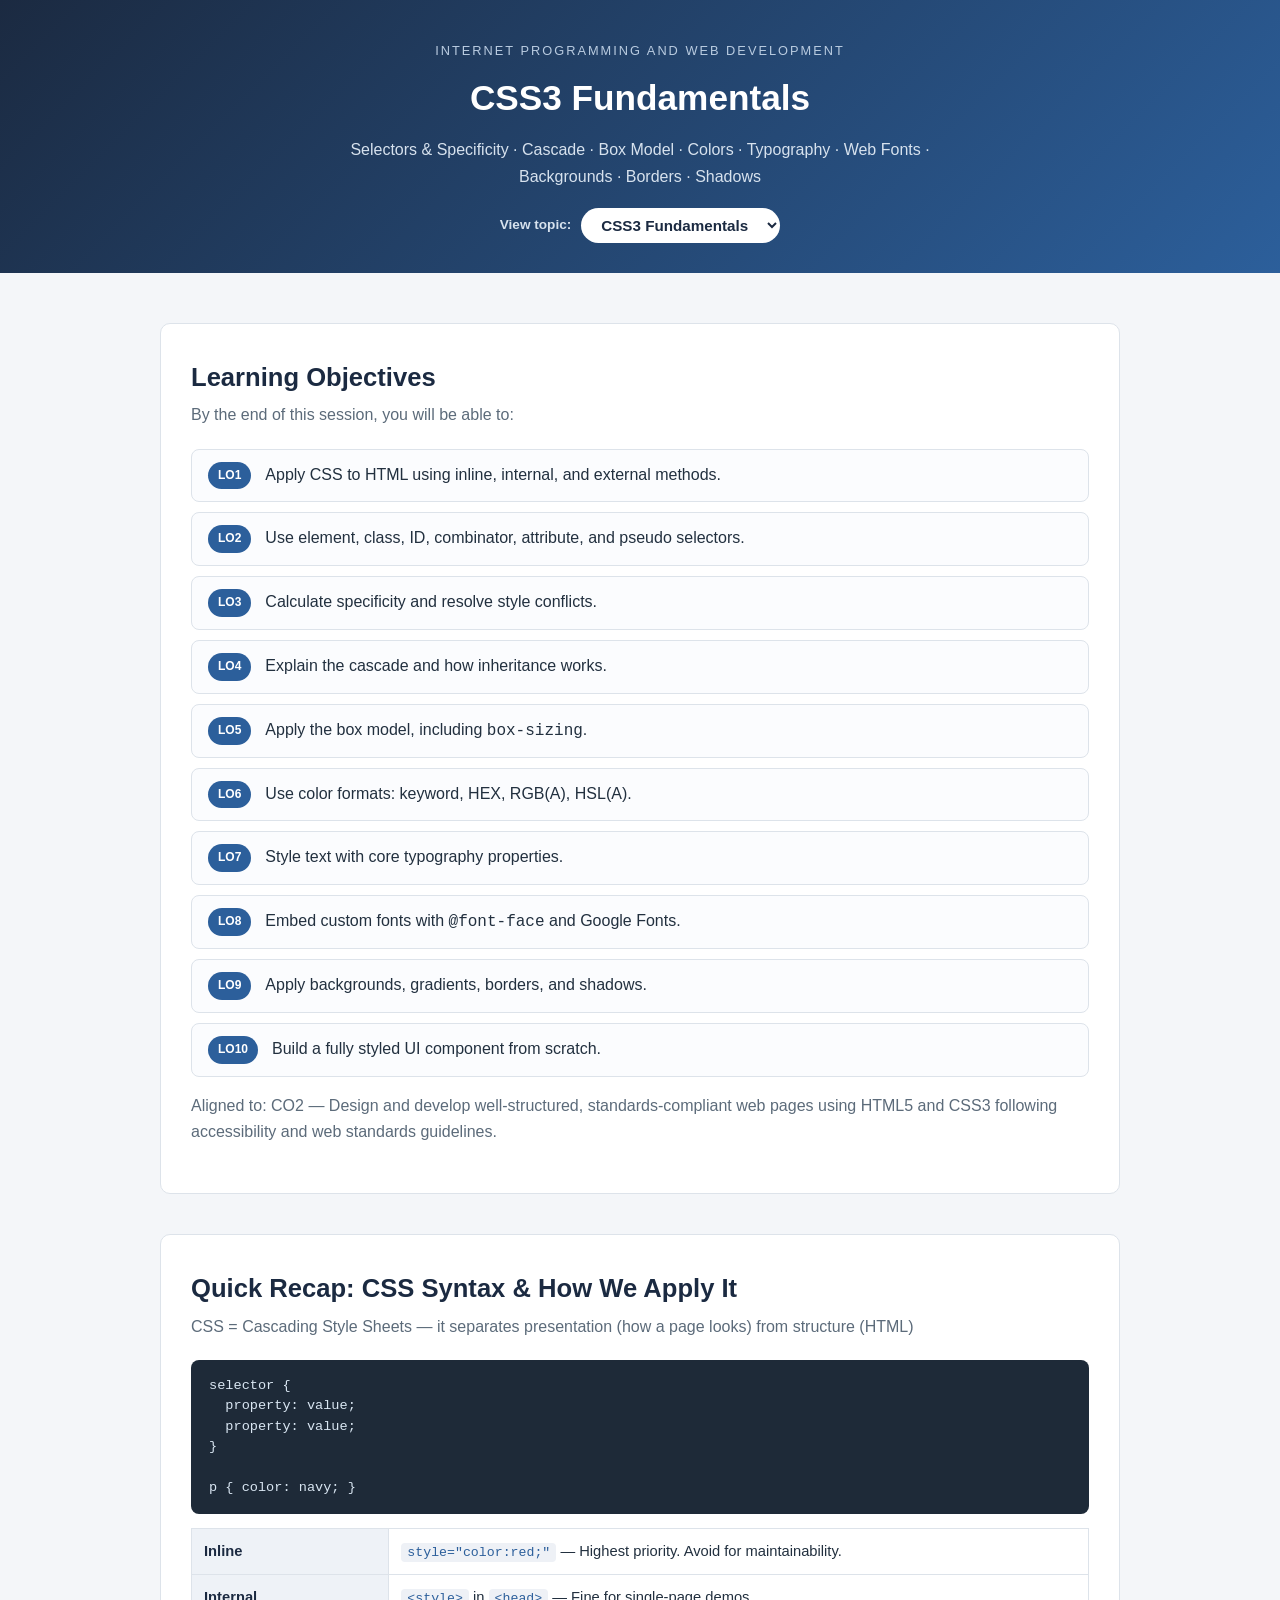
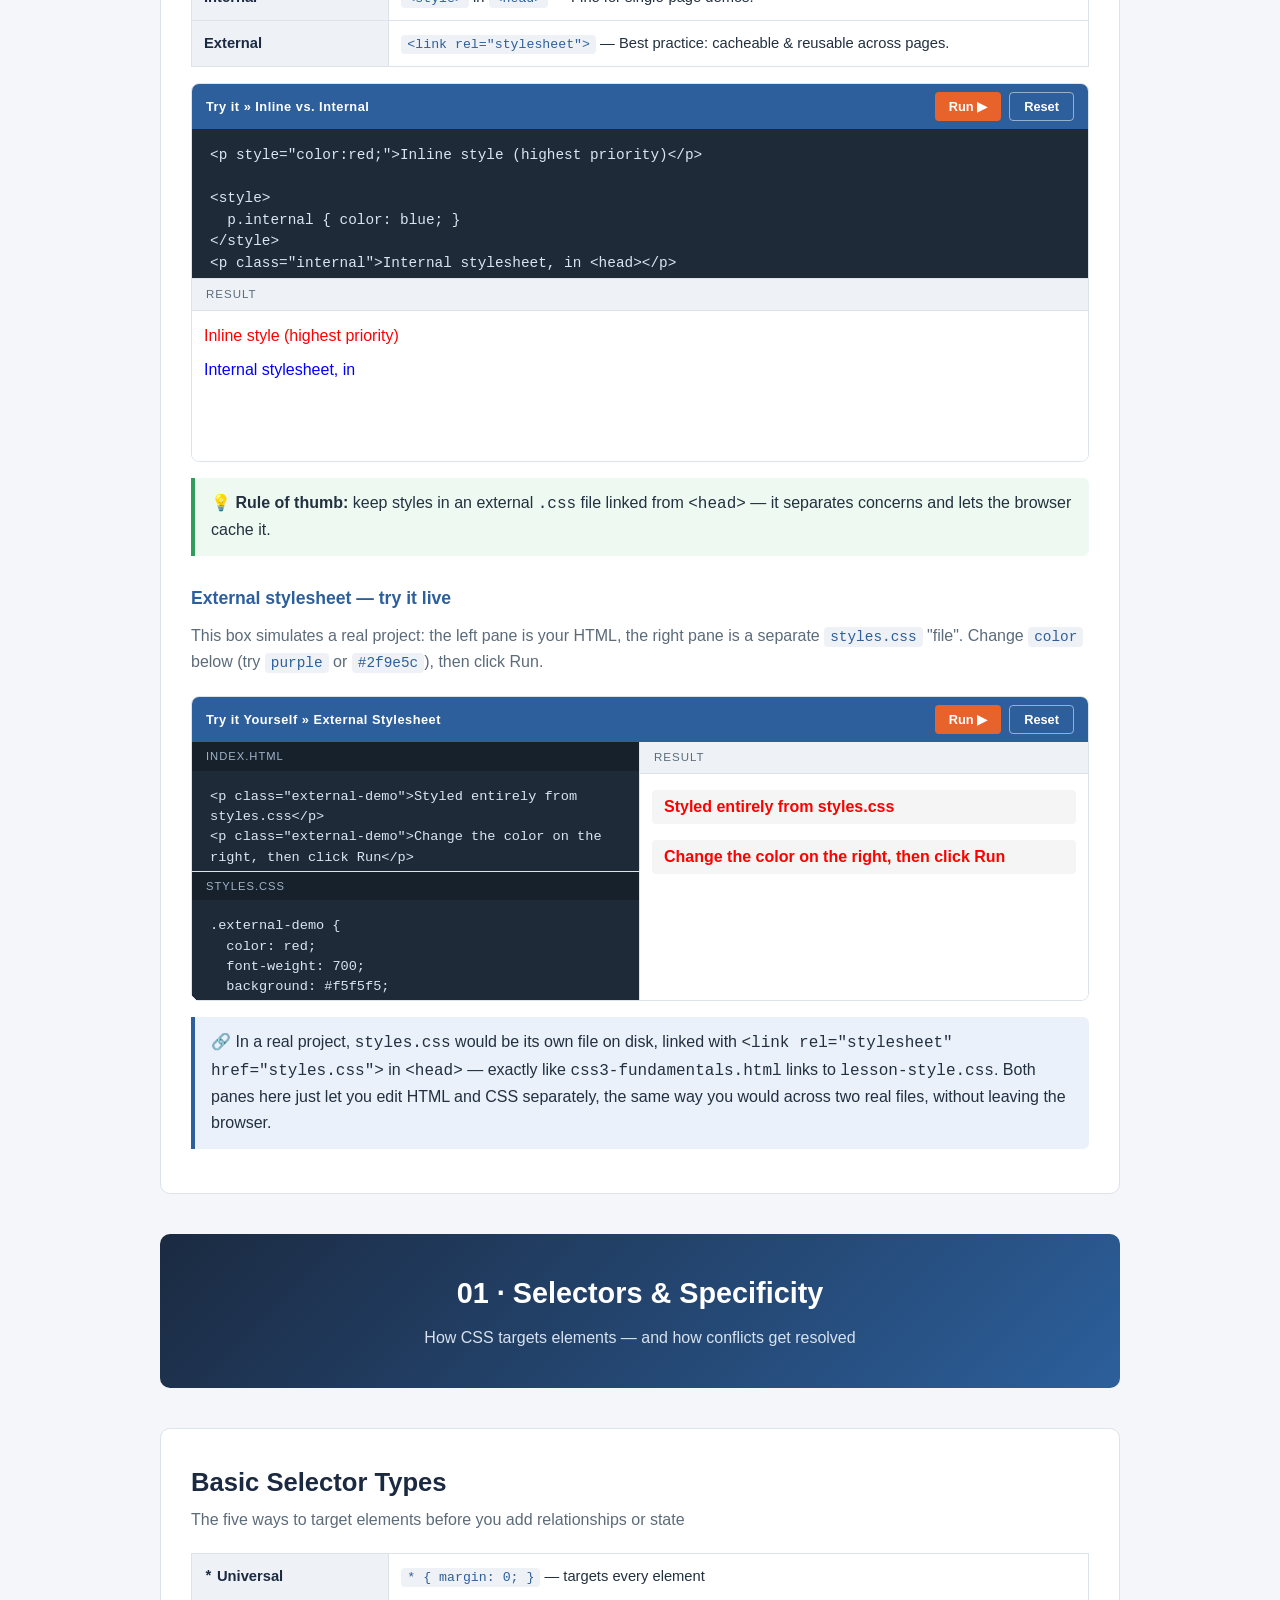
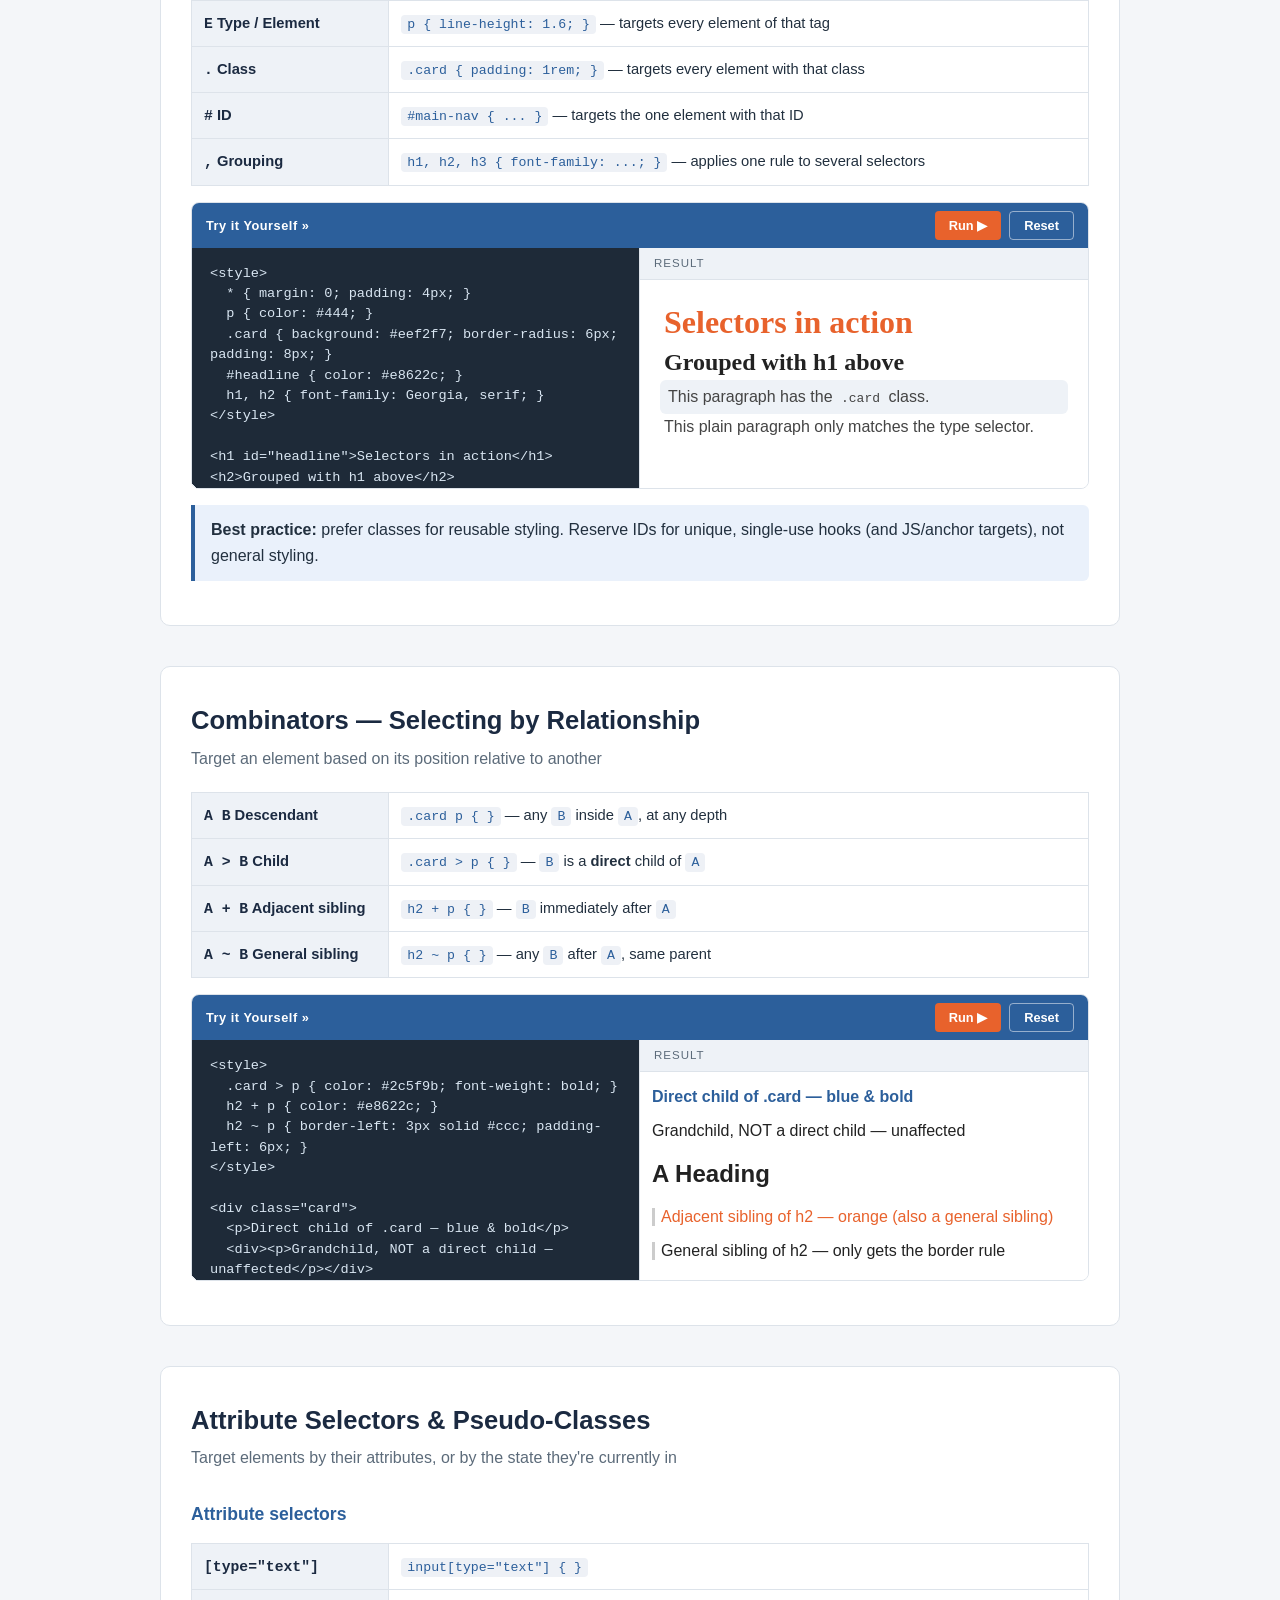
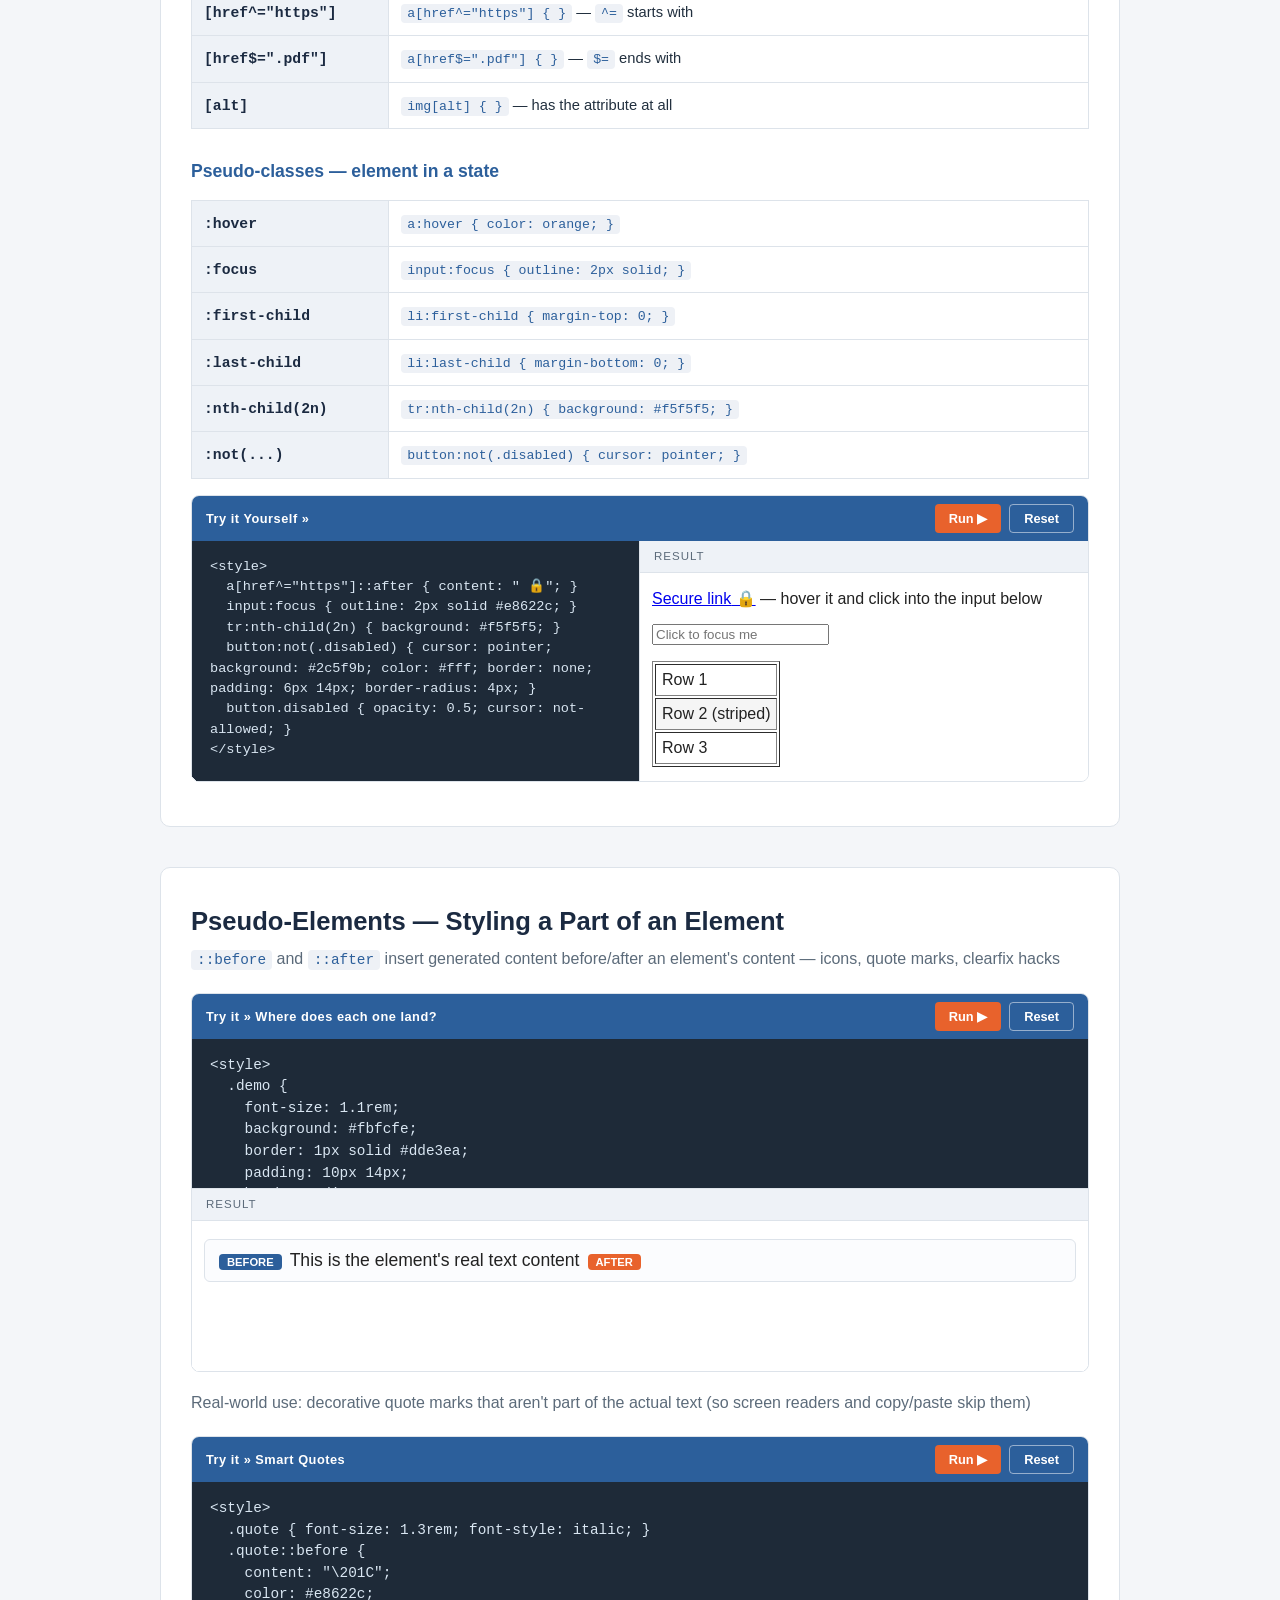
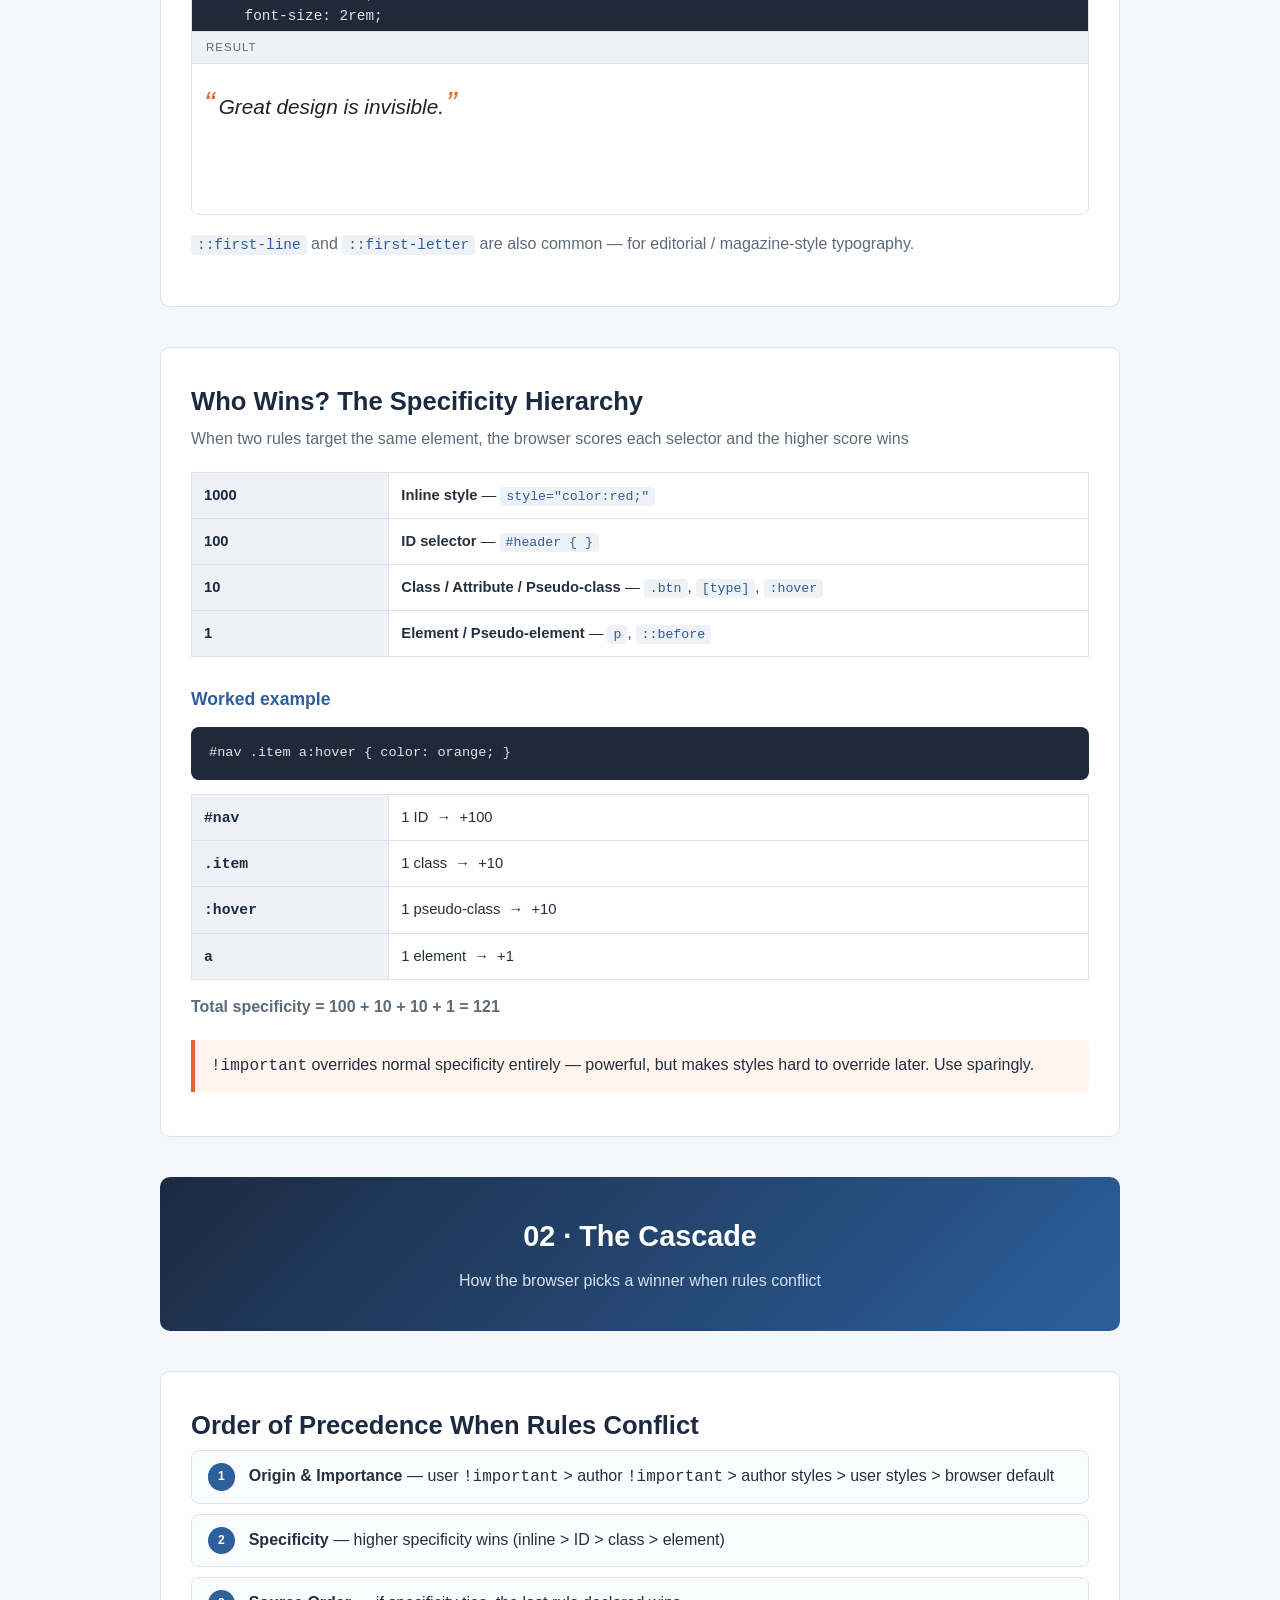
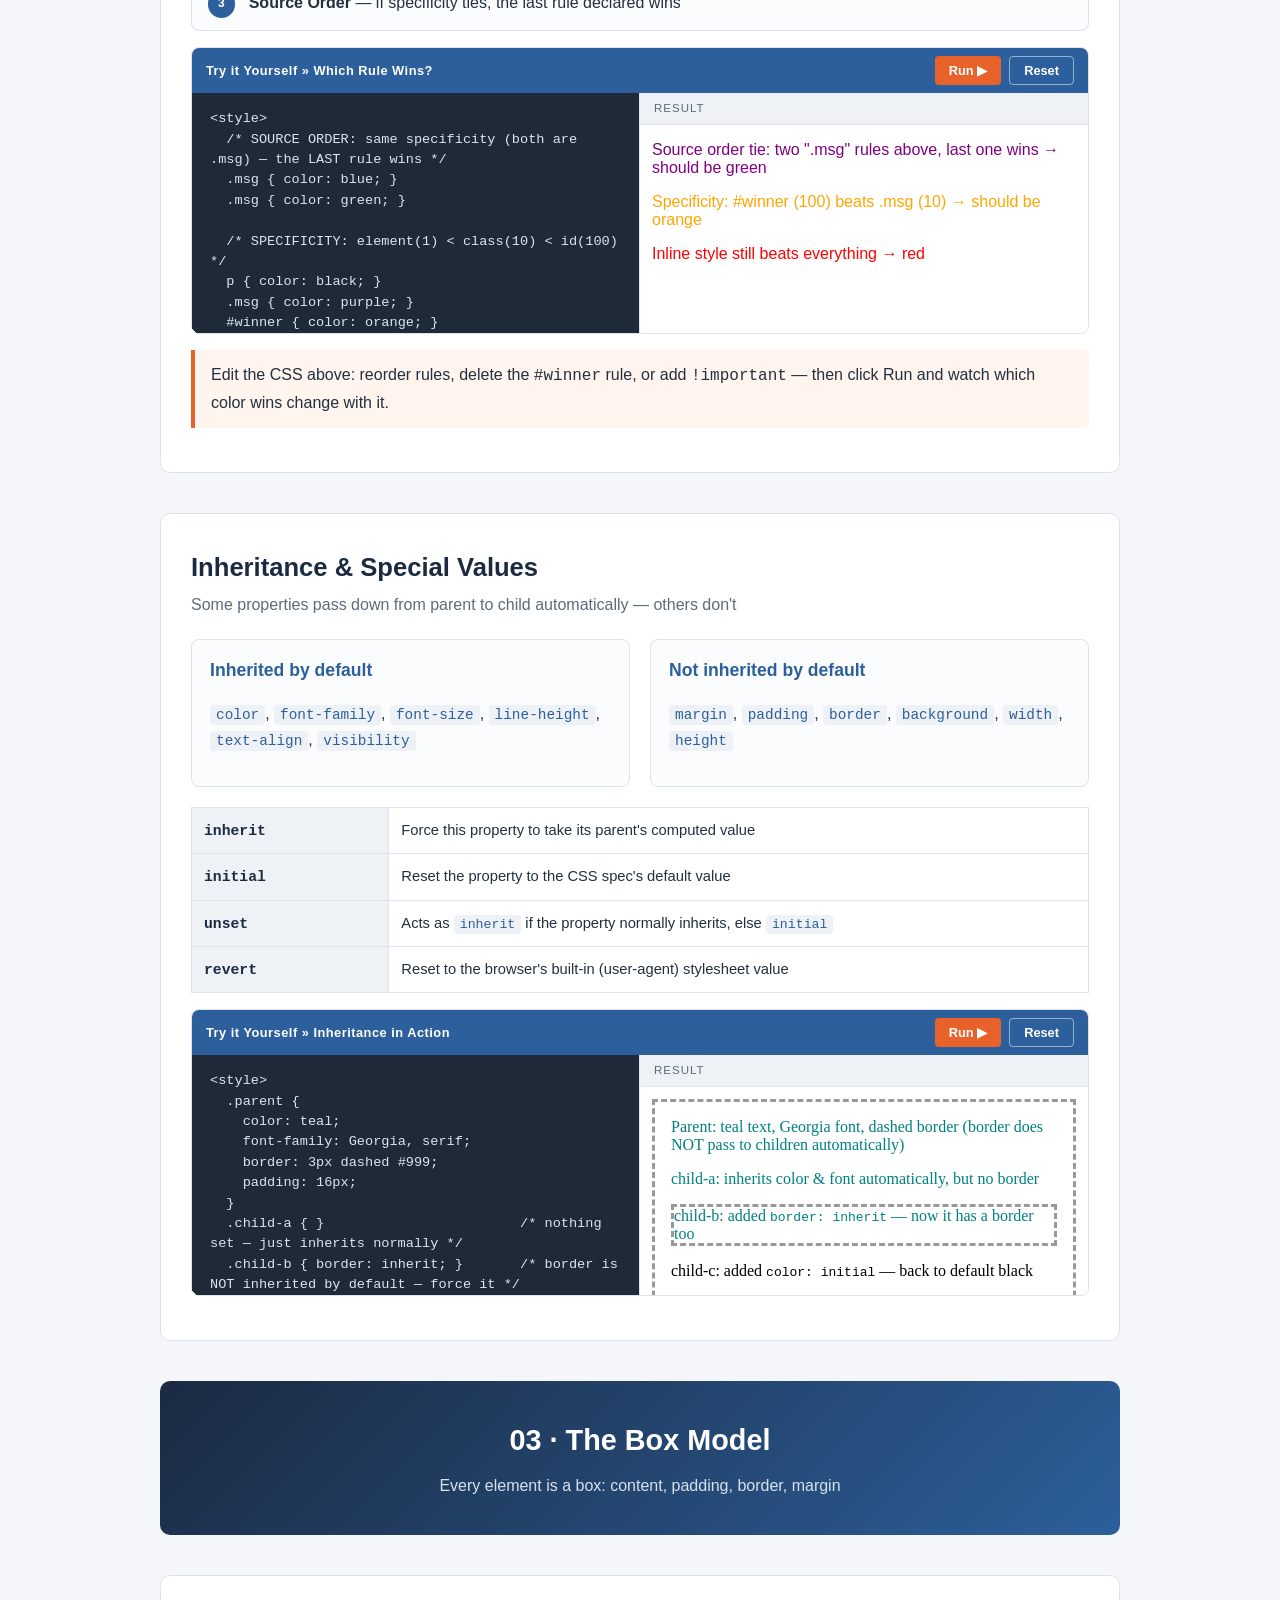
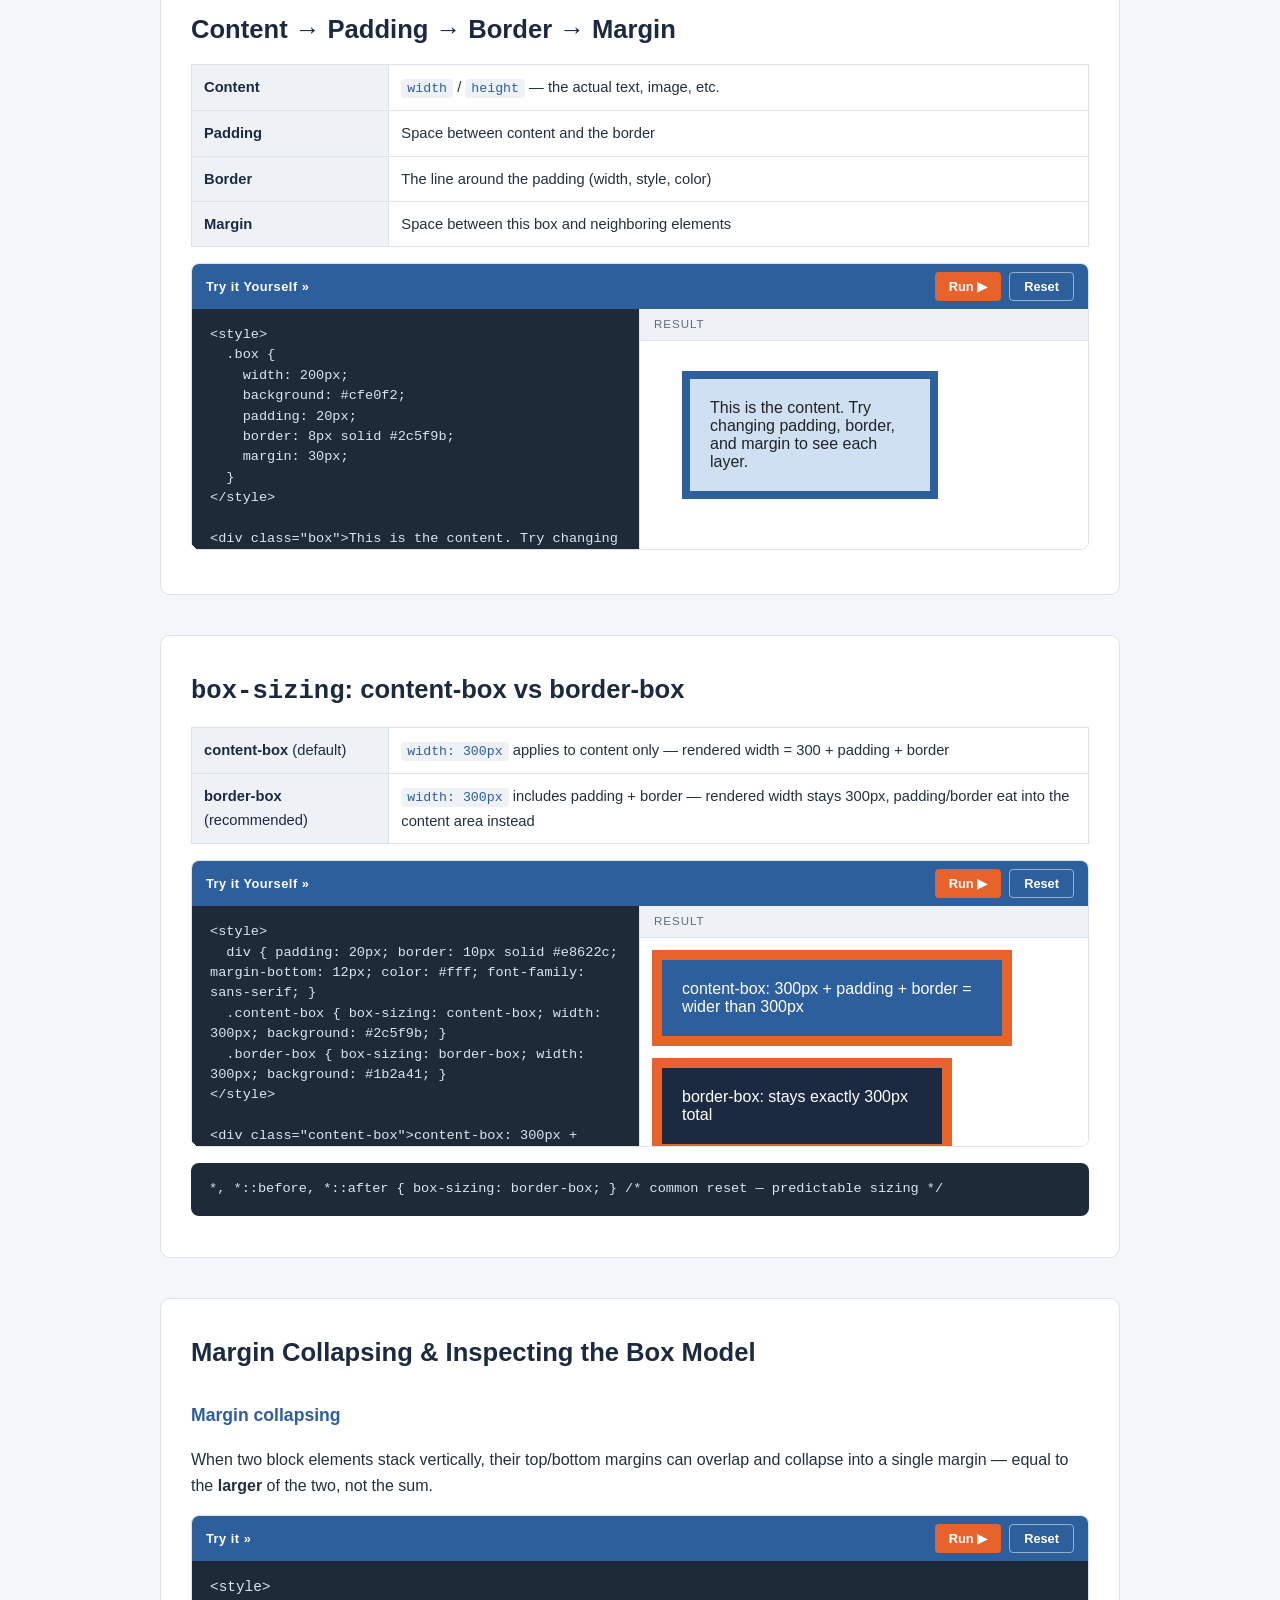
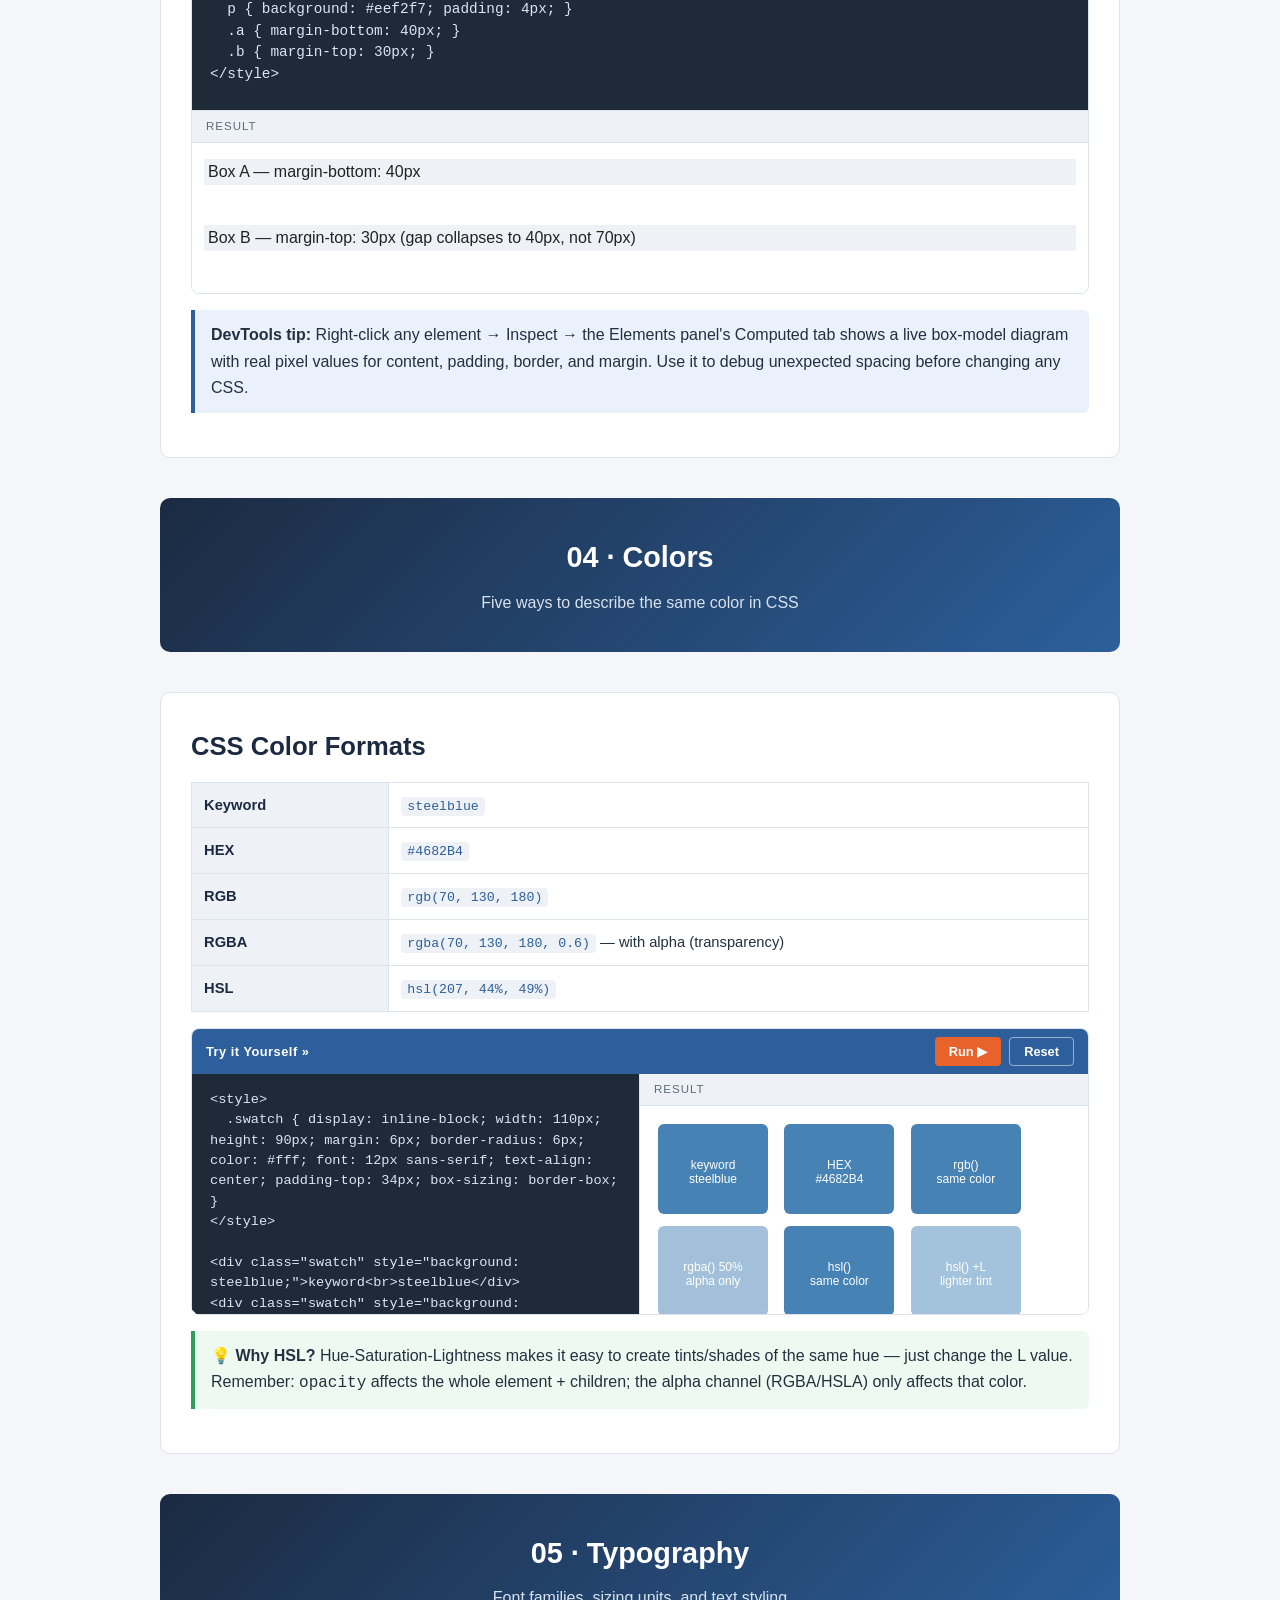
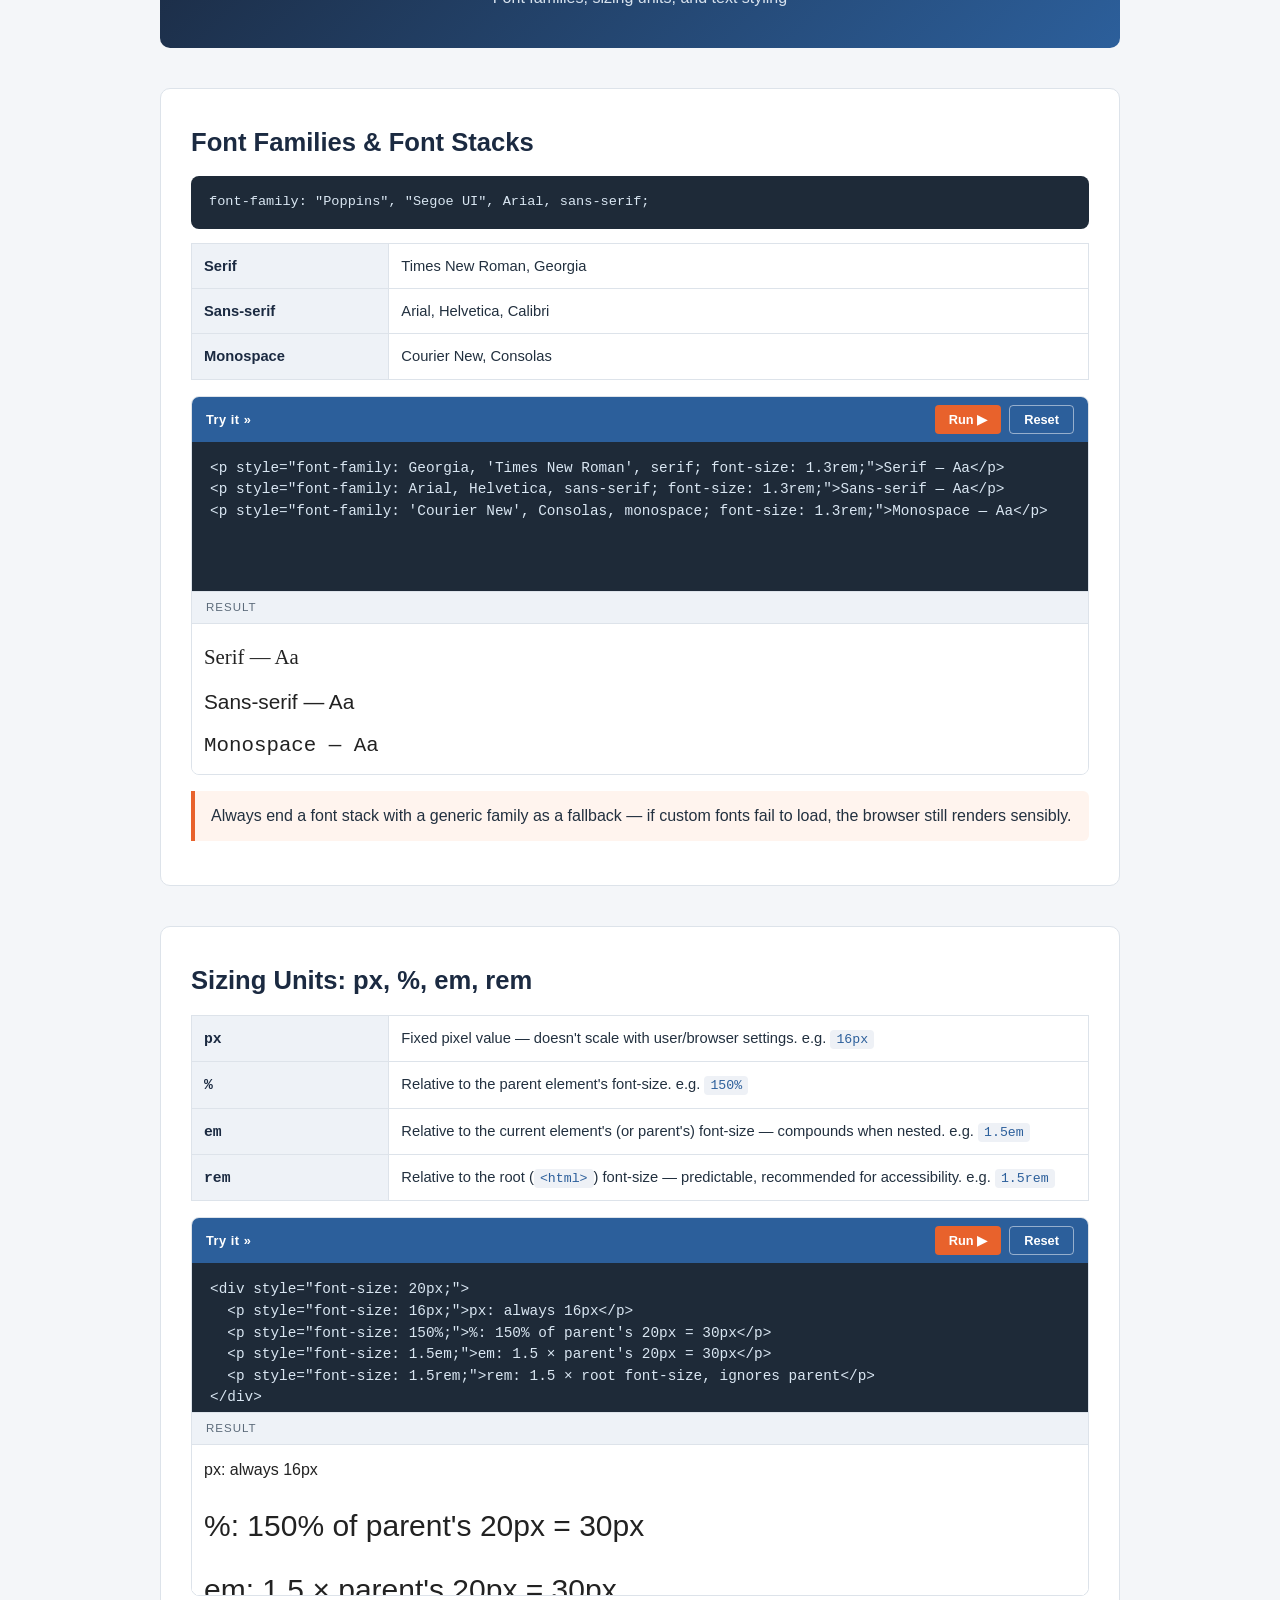
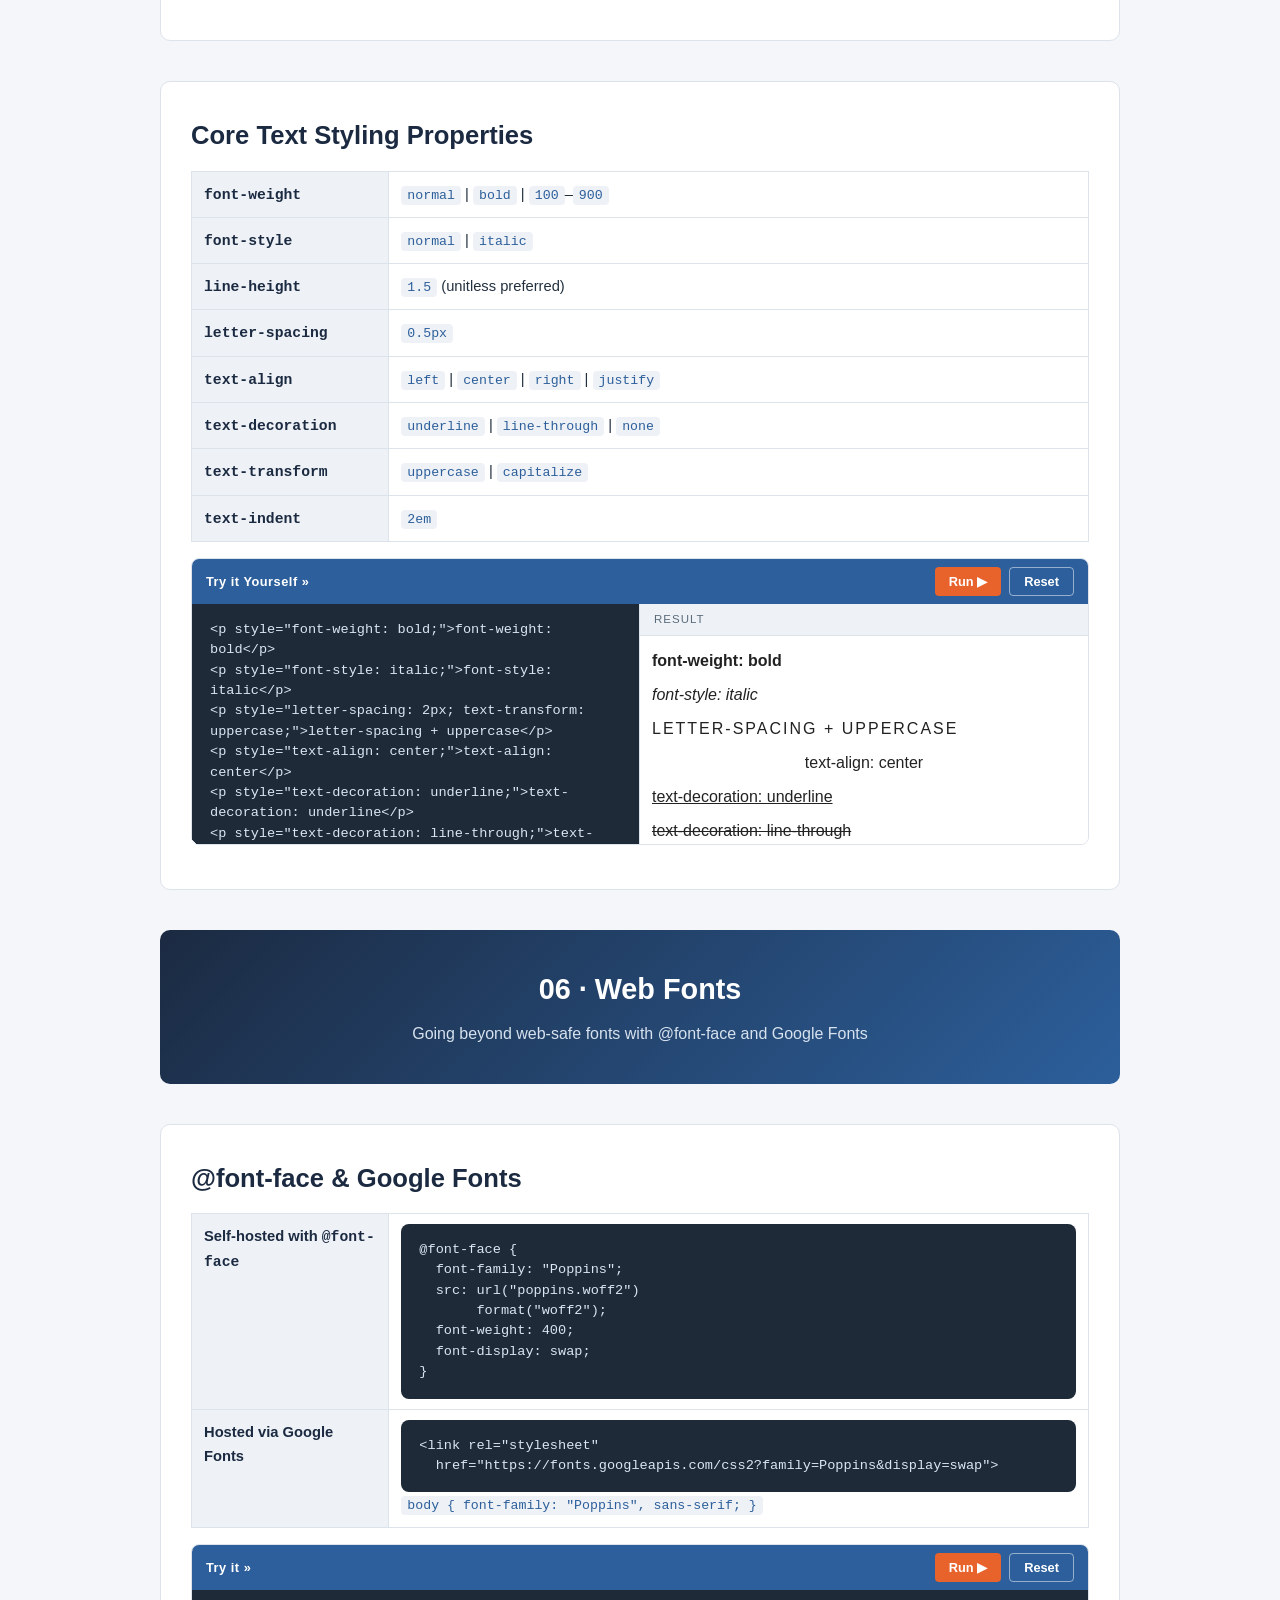
<file: css3-fundamentals.html>
<!DOCTYPE html>
<html lang="en">
<head>
    <meta charset="UTF-8">
    <meta name="viewport" content="width=device-width, initial-scale=1.0">
    <title>CSS3 Fundamentals</title>
    <link rel="stylesheet" href="lesson-style.css">
    <script src="script.js" defer></script>
</head>
<body data-page="css3">

    <header class="site-header">
        <p class="eyebrow">Internet Programming and Web Development</p>
        <h1>CSS3 Fundamentals</h1>
        <p>Selectors &amp; Specificity · Cascade · Box Model · Colors · Typography · Web Fonts · Backgrounds · Borders · Shadows</p>
        <div class="module-switch">
            <label for="module-select">View topic:</label>
            <select id="module-select">
                <option value="structure">Document Structure</option>
                <option value="form">Form</option>
                <option value="css3">CSS3 Fundamentals</option>
                <option value="layouts">CSS3 Layouts</option>
                <option value="responsive">Responsive Design</option>
            </select>
        </div>
    </header>

    <main>

        <!-- ============ LEARNING OBJECTIVES ============ -->
        <section class="lesson" id="objectives">
            <h2>Learning Objectives</h2>
            <p class="subtitle">By the end of this session, you will be able to:</p>

            <div class="lo-list">
                <div class="lo-item"><span class="lo-badge">LO1</span><span>Apply CSS to HTML using inline, internal, and external methods.</span></div>
                <div class="lo-item"><span class="lo-badge">LO2</span><span>Use element, class, ID, combinator, attribute, and pseudo selectors.</span></div>
                <div class="lo-item"><span class="lo-badge">LO3</span><span>Calculate specificity and resolve style conflicts.</span></div>
                <div class="lo-item"><span class="lo-badge">LO4</span><span>Explain the cascade and how inheritance works.</span></div>
                <div class="lo-item"><span class="lo-badge">LO5</span><span>Apply the box model, including <code>box-sizing</code>.</span></div>
                <div class="lo-item"><span class="lo-badge">LO6</span><span>Use color formats: keyword, HEX, RGB(A), HSL(A).</span></div>
                <div class="lo-item"><span class="lo-badge">LO7</span><span>Style text with core typography properties.</span></div>
                <div class="lo-item"><span class="lo-badge">LO8</span><span>Embed custom fonts with <code>@font-face</code> and Google Fonts.</span></div>
                <div class="lo-item"><span class="lo-badge">LO9</span><span>Apply backgrounds, gradients, borders, and shadows.</span></div>
                <div class="lo-item"><span class="lo-badge">LO10</span><span>Build a fully styled UI component from scratch.</span></div>
            </div>

            <p class="subtitle" style="margin-top:16px;">Aligned to: CO2 &mdash; Design and develop well-structured, standards-compliant web pages using HTML5 and CSS3 following accessibility and web standards guidelines.</p>
        </section>

        <!-- ============ QUICK RECAP ============ -->
        <section class="lesson" id="recap">
            <h2>Quick Recap: CSS Syntax &amp; How We Apply It</h2>
            <p class="subtitle">CSS = Cascading Style Sheets — it separates presentation (how a page looks) from structure (HTML)</p>

            <pre>selector {
  property: value;
  property: value;
}

p { color: navy; }</pre>

            <table class="ref">
                <tr><th>Inline</th><td><code>style="color:red;"</code> — Highest priority. Avoid for maintainability.</td></tr>
                <tr><th>Internal</th><td><code>&lt;style&gt;</code> in <code>&lt;head&gt;</code> — Fine for single-page demos.</td></tr>
                <tr><th>External</th><td><code>&lt;link rel="stylesheet"&gt;</code> — Best practice: cacheable &amp; reusable across pages.</td></tr>
            </table>

            <div class="tryit compact">
                <div class="tryit-toolbar">
                    <span class="tryit-title">Try it » Inline vs. Internal</span>
                    <div class="tryit-buttons">
                        <button type="button" class="tryit-run">Run ▶</button>
                        <button type="button" class="tryit-reset">Reset</button>
                    </div>
                </div>
                <div class="tryit-body">
                    <textarea class="tryit-code" spellcheck="false"><p style="color:red;">Inline style (highest priority)</p>

<style>
  p.internal { color: blue; }
</style>
<p class="internal">Internal stylesheet, in &lt;head&gt;</p></textarea>
                    <div class="tryit-result">
                        <div class="tryit-result-label">Result</div>
                        <iframe class="tryit-frame" title="Live result"></iframe>
                    </div>
                </div>
            </div>

            <div class="callout tip">
                💡 <strong>Rule of thumb:</strong> keep styles in an external <code>.css</code> file linked from <code>&lt;head&gt;</code> — it separates concerns and lets the browser cache it.
            </div>

            <h3>External stylesheet — try it live</h3>
            <p class="subtitle">This box simulates a real project: the left pane is your HTML, the right pane is a separate <code>styles.css</code> "file". Change <code>color</code> below (try <code>purple</code> or <code>#2f9e5c</code>), then click Run.</p>

            <div class="tryit">
                <div class="tryit-toolbar">
                    <span class="tryit-title">Try it Yourself » External Stylesheet</span>
                    <div class="tryit-buttons">
                        <button type="button" class="tryit-run">Run ▶</button>
                        <button type="button" class="tryit-reset">Reset</button>
                    </div>
                </div>
                <div class="tryit-body">
                    <div class="tryit-panes">
                        <div class="tryit-pane">
                            <div class="tryit-pane-label">index.html</div>
                            <textarea class="tryit-code tryit-html" spellcheck="false"><p class="external-demo">Styled entirely from styles.css</p>
<p class="external-demo">Change the color on the right, then click Run</p></textarea>
                        </div>
                        <div class="tryit-pane">
                            <div class="tryit-pane-label">styles.css</div>
                            <textarea class="tryit-code tryit-css" spellcheck="false">.external-demo {
  color: red;
  font-weight: 700;
  background: #f5f5f5;
  padding: 8px 12px;
  border-radius: 4px;
}</textarea>
                        </div>
                    </div>
                    <div class="tryit-result">
                        <div class="tryit-result-label">Result</div>
                        <iframe class="tryit-frame" title="Live result"></iframe>
                    </div>
                </div>
            </div>

            <div class="callout key">
                🔗 In a real project, <code>styles.css</code> would be its own file on disk, linked with <code>&lt;link rel="stylesheet" href="styles.css"&gt;</code> in <code>&lt;head&gt;</code> — exactly like <code>css3-fundamentals.html</code> links to <code>lesson-style.css</code>. Both panes here just let you edit HTML and CSS separately, the same way you would across two real files, without leaving the browser.
            </div>
        </section>

        <div class="week-divider">
            <h2>01 · Selectors &amp; Specificity</h2>
            <p>How CSS targets elements — and how conflicts get resolved</p>
        </div>

        <!-- ============ BASIC SELECTORS ============ -->
        <section class="lesson" id="selectors">
            <h2>Basic Selector Types</h2>
            <p class="subtitle">The five ways to target elements before you add relationships or state</p>

            <table class="ref">
                <tr><th><code>*</code> Universal</th><td><code>* { margin: 0; }</code> — targets every element</td></tr>
                <tr><th><code>E</code> Type / Element</th><td><code>p { line-height: 1.6; }</code> — targets every element of that tag</td></tr>
                <tr><th><code>.</code> Class</th><td><code>.card { padding: 1rem; }</code> — targets every element with that class</td></tr>
                <tr><th><code>#</code> ID</th><td><code>#main-nav { ... }</code> — targets the one element with that ID</td></tr>
                <tr><th><code>,</code> Grouping</th><td><code>h1, h2, h3 { font-family: ...; }</code> — applies one rule to several selectors</td></tr>
            </table>

            <div class="tryit">
                <div class="tryit-toolbar">
                    <span class="tryit-title">Try it Yourself »</span>
                    <div class="tryit-buttons">
                        <button type="button" class="tryit-run">Run ▶</button>
                        <button type="button" class="tryit-reset">Reset</button>
                    </div>
                </div>
                <div class="tryit-body">
                    <textarea class="tryit-code" spellcheck="false"><style>
  * { margin: 0; padding: 4px; }
  p { color: #444; }
  .card { background: #eef2f7; border-radius: 6px; padding: 8px; }
  #headline { color: #e8622c; }
  h1, h2 { font-family: Georgia, serif; }
</style>

<h1 id="headline">Selectors in action</h1>
<h2>Grouped with h1 above</h2>
<p class="card">This paragraph has the <code>.card</code> class.</p>
<p>This plain paragraph only matches the type selector.</p></textarea>
                    <div class="tryit-result">
                        <div class="tryit-result-label">Result</div>
                        <iframe class="tryit-frame" title="Live result"></iframe>
                    </div>
                </div>
            </div>

            <div class="callout key">
                <strong>Best practice:</strong> prefer classes for reusable styling. Reserve IDs for unique, single-use hooks (and JS/anchor targets), not general styling.
            </div>
        </section>

        <!-- ============ COMBINATORS ============ -->
        <section class="lesson" id="combinators">
            <h2>Combinators — Selecting by Relationship</h2>
            <p class="subtitle">Target an element based on its position relative to another</p>

            <table class="ref">
                <tr><th><code>A B</code> Descendant</th><td><code>.card p { }</code> — any <code>B</code> inside <code>A</code>, at any depth</td></tr>
                <tr><th><code>A &gt; B</code> Child</th><td><code>.card &gt; p { }</code> — <code>B</code> is a <strong>direct</strong> child of <code>A</code></td></tr>
                <tr><th><code>A + B</code> Adjacent sibling</th><td><code>h2 + p { }</code> — <code>B</code> immediately after <code>A</code></td></tr>
                <tr><th><code>A ~ B</code> General sibling</th><td><code>h2 ~ p { }</code> — any <code>B</code> after <code>A</code>, same parent</td></tr>
            </table>

            <div class="tryit">
                <div class="tryit-toolbar">
                    <span class="tryit-title">Try it Yourself »</span>
                    <div class="tryit-buttons">
                        <button type="button" class="tryit-run">Run ▶</button>
                        <button type="button" class="tryit-reset">Reset</button>
                    </div>
                </div>
                <div class="tryit-body">
                    <textarea class="tryit-code" spellcheck="false"><style>
  .card > p { color: #2c5f9b; font-weight: bold; }
  h2 + p { color: #e8622c; }
  h2 ~ p { border-left: 3px solid #ccc; padding-left: 6px; }
</style>

<div class="card">
  <p>Direct child of .card &mdash; blue &amp; bold</p>
  <div><p>Grandchild, NOT a direct child &mdash; unaffected</p></div>
</div>

<h2>A Heading</h2>
<p>Adjacent sibling of h2 &mdash; orange (also a general sibling)</p>
<p>General sibling of h2 &mdash; only gets the border rule</p></textarea>
                    <div class="tryit-result">
                        <div class="tryit-result-label">Result</div>
                        <iframe class="tryit-frame" title="Live result"></iframe>
                    </div>
                </div>
            </div>
        </section>

        <!-- ============ ATTRIBUTE & PSEUDO-CLASSES ============ -->
        <section class="lesson" id="attr-pseudo">
            <h2>Attribute Selectors &amp; Pseudo-Classes</h2>
            <p class="subtitle">Target elements by their attributes, or by the state they're currently in</p>

            <h3>Attribute selectors</h3>
            <table class="ref">
                <tr><th><code>[type="text"]</code></th><td><code>input[type="text"] { }</code></td></tr>
                <tr><th><code>[href^="https"]</code></th><td><code>a[href^="https"] { }</code> — <code>^=</code> starts with</td></tr>
                <tr><th><code>[href$=".pdf"]</code></th><td><code>a[href$=".pdf"] { }</code> — <code>$=</code> ends with</td></tr>
                <tr><th><code>[alt]</code></th><td><code>img[alt] { }</code> — has the attribute at all</td></tr>
            </table>

            <h3>Pseudo-classes — element in a state</h3>
            <table class="ref">
                <tr><th><code>:hover</code></th><td><code>a:hover { color: orange; }</code></td></tr>
                <tr><th><code>:focus</code></th><td><code>input:focus { outline: 2px solid; }</code></td></tr>
                <tr><th><code>:first-child</code></th><td><code>li:first-child { margin-top: 0; }</code></td></tr>
                <tr><th><code>:last-child</code></th><td><code>li:last-child { margin-bottom: 0; }</code></td></tr>
                <tr><th><code>:nth-child(2n)</code></th><td><code>tr:nth-child(2n) { background: #f5f5f5; }</code></td></tr>
                <tr><th><code>:not(...)</code></th><td><code>button:not(.disabled) { cursor: pointer; }</code></td></tr>
            </table>

            <div class="tryit">
                <div class="tryit-toolbar">
                    <span class="tryit-title">Try it Yourself »</span>
                    <div class="tryit-buttons">
                        <button type="button" class="tryit-run">Run ▶</button>
                        <button type="button" class="tryit-reset">Reset</button>
                    </div>
                </div>
                <div class="tryit-body">
                    <textarea class="tryit-code" spellcheck="false"><style>
  a[href^="https"]::after { content: " 🔒"; }
  input:focus { outline: 2px solid #e8622c; }
  tr:nth-child(2n) { background: #f5f5f5; }
  button:not(.disabled) { cursor: pointer; background: #2c5f9b; color: #fff; border: none; padding: 6px 14px; border-radius: 4px; }
  button.disabled { opacity: 0.5; cursor: not-allowed; }
</style>

<p><a href="https://example.com">Secure link</a> &mdash; hover it and click into the input below</p>
<p><input type="text" placeholder="Click to focus me"></p>

<table border="1" cellpadding="6">
  <tr><td>Row 1</td></tr>
  <tr><td>Row 2 (striped)</td></tr>
  <tr><td>Row 3</td></tr>
</table>

<p><button type="button">Enabled</button> <button type="button" class="disabled">Disabled</button></p></textarea>
                    <div class="tryit-result">
                        <div class="tryit-result-label">Result</div>
                        <iframe class="tryit-frame" title="Live result"></iframe>
                    </div>
                </div>
            </div>
        </section>

        <!-- ============ PSEUDO-ELEMENTS ============ -->
        <section class="lesson" id="pseudo-elements">
            <h2>Pseudo-Elements — Styling a Part of an Element</h2>
            <p class="subtitle"><code>::before</code> and <code>::after</code> insert generated content before/after an element's content — icons, quote marks, clearfix hacks</p>

            <div class="tryit compact">
                <div class="tryit-toolbar">
                    <span class="tryit-title">Try it » Where does each one land?</span>
                    <div class="tryit-buttons">
                        <button type="button" class="tryit-run">Run ▶</button>
                        <button type="button" class="tryit-reset">Reset</button>
                    </div>
                </div>
                <div class="tryit-body">
                    <textarea class="tryit-code" spellcheck="false"><style>
  .demo {
    font-size: 1.1rem;
    background: #fbfcfe;
    border: 1px solid #dde3ea;
    padding: 10px 14px;
    border-radius: 6px;
  }
  .demo::before {
    content: "BEFORE";
    background: #2c5f9b;
    color: #fff;
    font-size: 0.7rem;
    font-weight: 700;
    padding: 2px 8px;
    border-radius: 4px;
    margin-right: 8px;
  }
  .demo::after {
    content: "AFTER";
    background: #e8622c;
    color: #fff;
    font-size: 0.7rem;
    font-weight: 700;
    padding: 2px 8px;
    border-radius: 4px;
    margin-left: 8px;
  }
</style>

<p class="demo">This is the element's real text content</p></textarea>
                    <div class="tryit-result">
                        <div class="tryit-result-label">Result</div>
                        <iframe class="tryit-frame" title="Live result"></iframe>
                    </div>
                </div>
            </div>

            <p class="subtitle" style="margin-top:18px;">Real-world use: decorative quote marks that aren't part of the actual text (so screen readers and copy/paste skip them)</p>

            <div class="tryit compact">
                <div class="tryit-toolbar">
                    <span class="tryit-title">Try it » Smart Quotes</span>
                    <div class="tryit-buttons">
                        <button type="button" class="tryit-run">Run ▶</button>
                        <button type="button" class="tryit-reset">Reset</button>
                    </div>
                </div>
                <div class="tryit-body">
                    <textarea class="tryit-code" spellcheck="false"><style>
  .quote { font-size: 1.3rem; font-style: italic; }
  .quote::before {
    content: "\201C";
    color: #e8622c;
    font-size: 2rem;
    margin-right: 4px;
  }
  .quote::after {
    content: "\201D";
    color: #e8622c;
    font-size: 2rem;
    margin-left: 2px;
  }
</style>

<p class="quote">Great design is invisible.</p></textarea>
                    <div class="tryit-result">
                        <div class="tryit-result-label">Result</div>
                        <iframe class="tryit-frame" title="Live result"></iframe>
                    </div>
                </div>
            </div>

            <p class="subtitle"><code>::first-line</code> and <code>::first-letter</code> are also common — for editorial / magazine-style typography.</p>
        </section>

        <!-- ============ SPECIFICITY ============ -->
        <section class="lesson" id="specificity">
            <h2>Who Wins? The Specificity Hierarchy</h2>
            <p class="subtitle">When two rules target the same element, the browser scores each selector and the higher score wins</p>

            <table class="ref">
                <tr><th>1000</th><td><strong>Inline style</strong> — <code>style="color:red;"</code></td></tr>
                <tr><th>100</th><td><strong>ID selector</strong> — <code>#header { }</code></td></tr>
                <tr><th>10</th><td><strong>Class / Attribute / Pseudo-class</strong> — <code>.btn</code>, <code>[type]</code>, <code>:hover</code></td></tr>
                <tr><th>1</th><td><strong>Element / Pseudo-element</strong> — <code>p</code>, <code>::before</code></td></tr>
            </table>

            <h3>Worked example</h3>
            <pre>#nav .item a:hover { color: orange; }</pre>
            <table class="ref">
                <tr><th><code>#nav</code></th><td>1 ID &nbsp;&rarr;&nbsp; +100</td></tr>
                <tr><th><code>.item</code></th><td>1 class &nbsp;&rarr;&nbsp; +10</td></tr>
                <tr><th><code>:hover</code></th><td>1 pseudo-class &nbsp;&rarr;&nbsp; +10</td></tr>
                <tr><th><code>a</code></th><td>1 element &nbsp;&rarr;&nbsp; +1</td></tr>
            </table>
            <p class="subtitle"><strong>Total specificity = 100 + 10 + 10 + 1 = 121</strong></p>

            <div class="callout">
                <code>!important</code> overrides normal specificity entirely — powerful, but makes styles hard to override later. Use sparingly.
            </div>
        </section>

        <div class="week-divider">
            <h2>02 · The Cascade</h2>
            <p>How the browser picks a winner when rules conflict</p>
        </div>

        <!-- ============ CASCADE ORDER ============ -->
        <section class="lesson" id="cascade-order">
            <h2>Order of Precedence When Rules Conflict</h2>

            <div class="lo-list">
                <div class="lo-item"><span class="lo-badge">1</span><span><strong>Origin &amp; Importance</strong> — user <code>!important</code> &gt; author <code>!important</code> &gt; author styles &gt; user styles &gt; browser default</span></div>
                <div class="lo-item"><span class="lo-badge">2</span><span><strong>Specificity</strong> — higher specificity wins (inline &gt; ID &gt; class &gt; element)</span></div>
                <div class="lo-item"><span class="lo-badge">3</span><span><strong>Source Order</strong> — if specificity ties, the last rule declared wins</span></div>
            </div>

            <div class="tryit">
                <div class="tryit-toolbar">
                    <span class="tryit-title">Try it Yourself » Which Rule Wins?</span>
                    <div class="tryit-buttons">
                        <button type="button" class="tryit-run">Run ▶</button>
                        <button type="button" class="tryit-reset">Reset</button>
                    </div>
                </div>
                <div class="tryit-body">
                    <textarea class="tryit-code" spellcheck="false"><style>
  /* SOURCE ORDER: same specificity (both are .msg) — the LAST rule wins */
  .msg { color: blue; }
  .msg { color: green; }

  /* SPECIFICITY: element(1) < class(10) < id(100) */
  p { color: black; }
  .msg { color: purple; }
  #winner { color: orange; }
</style>

<p class="msg">Source order tie: two ".msg" rules above, last one wins &rarr; should be green</p>
<p id="winner" class="msg">Specificity: #winner (100) beats .msg (10) &rarr; should be orange</p>
<p class="msg" style="color: red;">Inline style still beats everything &rarr; red</p>

<!-- Try this: add "!important" after "color: purple" above, then Run again -->
<!-- Try this: delete the "#winner" rule and see .msg take over -->
<!-- Try this: reorder the two .msg rules and watch which color wins --></textarea>
                    <div class="tryit-result">
                        <div class="tryit-result-label">Result</div>
                        <iframe class="tryit-frame" title="Live result"></iframe>
                    </div>
                </div>
            </div>

            <div class="callout">
                Edit the CSS above: reorder rules, delete the <code>#winner</code> rule, or add <code>!important</code> — then click Run and watch which color wins change with it.
            </div>
        </section>

        <!-- ============ INHERITANCE ============ -->
        <section class="lesson" id="inheritance">
            <h2>Inheritance &amp; Special Values</h2>
            <p class="subtitle">Some properties pass down from parent to child automatically — others don't</p>

            <div class="grid-2">
                <div class="card">
                    <h3 style="margin-top:0;">Inherited by default</h3>
                    <p><code>color</code>, <code>font-family</code>, <code>font-size</code>, <code>line-height</code>, <code>text-align</code>, <code>visibility</code></p>
                </div>
                <div class="card">
                    <h3 style="margin-top:0;">Not inherited by default</h3>
                    <p><code>margin</code>, <code>padding</code>, <code>border</code>, <code>background</code>, <code>width</code>, <code>height</code></p>
                </div>
            </div>

            <table class="ref" style="margin-top:20px;">
                <tr><th><code>inherit</code></th><td>Force this property to take its parent's computed value</td></tr>
                <tr><th><code>initial</code></th><td>Reset the property to the CSS spec's default value</td></tr>
                <tr><th><code>unset</code></th><td>Acts as <code>inherit</code> if the property normally inherits, else <code>initial</code></td></tr>
                <tr><th><code>revert</code></th><td>Reset to the browser's built-in (user-agent) stylesheet value</td></tr>
            </table>

            <div class="tryit">
                <div class="tryit-toolbar">
                    <span class="tryit-title">Try it Yourself » Inheritance in Action</span>
                    <div class="tryit-buttons">
                        <button type="button" class="tryit-run">Run ▶</button>
                        <button type="button" class="tryit-reset">Reset</button>
                    </div>
                </div>
                <div class="tryit-body">
                    <textarea class="tryit-code" spellcheck="false"><style>
  .parent {
    color: teal;
    font-family: Georgia, serif;
    border: 3px dashed #999;
    padding: 16px;
  }
  .child-a { }                        /* nothing set — just inherits normally */
  .child-b { border: inherit; }       /* border is NOT inherited by default — force it */
  .child-c { color: initial; }        /* reset color back to the CSS default (black) */
</style>

<div class="parent">
  Parent: teal text, Georgia font, dashed border (border does NOT pass to children automatically)
  <p class="child-a">child-a: inherits color &amp; font automatically, but no border</p>
  <p class="child-b">child-b: added <code>border: inherit</code> &mdash; now it has a border too</p>
  <p class="child-c">child-c: added <code>color: initial</code> &mdash; back to default black</p>
</div>

<!-- Try this: change .child-c to "color: unset" or "color: revert" and compare -->
<!-- Try this: add "font-family: initial" to .child-a --></textarea>
                    <div class="tryit-result">
                        <div class="tryit-result-label">Result</div>
                        <iframe class="tryit-frame" title="Live result"></iframe>
                    </div>
                </div>
            </div>
        </section>

        <div class="week-divider">
            <h2>03 · The Box Model</h2>
            <p>Every element is a box: content, padding, border, margin</p>
        </div>

        <!-- ============ BOX MODEL ============ -->
        <section class="lesson" id="box-model">
            <h2>Content → Padding → Border → Margin</h2>

            <table class="ref">
                <tr><th>Content</th><td><code>width</code> / <code>height</code> — the actual text, image, etc.</td></tr>
                <tr><th>Padding</th><td>Space between content and the border</td></tr>
                <tr><th>Border</th><td>The line around the padding (width, style, color)</td></tr>
                <tr><th>Margin</th><td>Space between this box and neighboring elements</td></tr>
            </table>

            <div class="tryit">
                <div class="tryit-toolbar">
                    <span class="tryit-title">Try it Yourself »</span>
                    <div class="tryit-buttons">
                        <button type="button" class="tryit-run">Run ▶</button>
                        <button type="button" class="tryit-reset">Reset</button>
                    </div>
                </div>
                <div class="tryit-body">
                    <textarea class="tryit-code" spellcheck="false"><style>
  .box {
    width: 200px;
    background: #cfe0f2;
    padding: 20px;
    border: 8px solid #2c5f9b;
    margin: 30px;
  }
</style>

<div class="box">This is the content. Try changing padding, border, and margin to see each layer.</div></textarea>
                    <div class="tryit-result">
                        <div class="tryit-result-label">Result</div>
                        <iframe class="tryit-frame" title="Live result"></iframe>
                    </div>
                </div>
            </div>
        </section>

        <!-- ============ BOX-SIZING ============ -->
        <section class="lesson" id="box-sizing">
            <h2><code>box-sizing</code>: content-box vs border-box</h2>

            <table class="ref">
                <tr><th>content-box <span style="font-weight:400;">(default)</span></th><td><code>width: 300px</code> applies to content only — rendered width = 300 + padding + border</td></tr>
                <tr><th>border-box <span style="font-weight:400;">(recommended)</span></th><td><code>width: 300px</code> includes padding + border — rendered width stays 300px, padding/border eat into the content area instead</td></tr>
            </table>

            <div class="tryit">
                <div class="tryit-toolbar">
                    <span class="tryit-title">Try it Yourself »</span>
                    <div class="tryit-buttons">
                        <button type="button" class="tryit-run">Run ▶</button>
                        <button type="button" class="tryit-reset">Reset</button>
                    </div>
                </div>
                <div class="tryit-body">
                    <textarea class="tryit-code" spellcheck="false"><style>
  div { padding: 20px; border: 10px solid #e8622c; margin-bottom: 12px; color: #fff; font-family: sans-serif; }
  .content-box { box-sizing: content-box; width: 300px; background: #2c5f9b; }
  .border-box { box-sizing: border-box; width: 300px; background: #1b2a41; }
</style>

<div class="content-box">content-box: 300px + padding + border = wider than 300px</div>
<div class="border-box">border-box: stays exactly 300px total</div></textarea>
                    <div class="tryit-result">
                        <div class="tryit-result-label">Result</div>
                        <iframe class="tryit-frame" title="Live result"></iframe>
                    </div>
                </div>
            </div>

            <pre>*, *::before, *::after { box-sizing: border-box; } /* common reset — predictable sizing */</pre>
        </section>

        <!-- ============ MARGIN COLLAPSING ============ -->
        <section class="lesson" id="margin-collapsing">
            <h2>Margin Collapsing &amp; Inspecting the Box Model</h2>

            <h3>Margin collapsing</h3>
            <p>When two block elements stack vertically, their top/bottom margins can overlap and collapse into a single margin — equal to the <strong>larger</strong> of the two, not the sum.</p>

            <div class="tryit compact">
                <div class="tryit-toolbar">
                    <span class="tryit-title">Try it »</span>
                    <div class="tryit-buttons">
                        <button type="button" class="tryit-run">Run ▶</button>
                        <button type="button" class="tryit-reset">Reset</button>
                    </div>
                </div>
                <div class="tryit-body">
                    <textarea class="tryit-code" spellcheck="false"><style>
  p { background: #eef2f7; padding: 4px; }
  .a { margin-bottom: 40px; }
  .b { margin-top: 30px; }
</style>

<p class="a">Box A &mdash; margin-bottom: 40px</p>
<p class="b">Box B &mdash; margin-top: 30px (gap collapses to 40px, not 70px)</p></textarea>
                    <div class="tryit-result">
                        <div class="tryit-result-label">Result</div>
                        <iframe class="tryit-frame" title="Live result"></iframe>
                    </div>
                </div>
            </div>

            <div class="callout key">
                <strong>DevTools tip:</strong> Right-click any element → Inspect → the Elements panel's Computed tab shows a live box-model diagram with real pixel values for content, padding, border, and margin. Use it to debug unexpected spacing before changing any CSS.
            </div>
        </section>

        <div class="week-divider">
            <h2>04 · Colors</h2>
            <p>Five ways to describe the same color in CSS</p>
        </div>

        <!-- ============ COLORS ============ -->
        <section class="lesson" id="colors">
            <h2>CSS Color Formats</h2>

            <table class="ref">
                <tr><th>Keyword</th><td><code>steelblue</code></td></tr>
                <tr><th>HEX</th><td><code>#4682B4</code></td></tr>
                <tr><th>RGB</th><td><code>rgb(70, 130, 180)</code></td></tr>
                <tr><th>RGBA</th><td><code>rgba(70, 130, 180, 0.6)</code> — with alpha (transparency)</td></tr>
                <tr><th>HSL</th><td><code>hsl(207, 44%, 49%)</code></td></tr>
            </table>

            <div class="tryit">
                <div class="tryit-toolbar">
                    <span class="tryit-title">Try it Yourself »</span>
                    <div class="tryit-buttons">
                        <button type="button" class="tryit-run">Run ▶</button>
                        <button type="button" class="tryit-reset">Reset</button>
                    </div>
                </div>
                <div class="tryit-body">
                    <textarea class="tryit-code" spellcheck="false"><style>
  .swatch { display: inline-block; width: 110px; height: 90px; margin: 6px; border-radius: 6px; color: #fff; font: 12px sans-serif; text-align: center; padding-top: 34px; box-sizing: border-box; }
</style>

<div class="swatch" style="background: steelblue;">keyword<br>steelblue</div>
<div class="swatch" style="background: #4682B4;">HEX<br>#4682B4</div>
<div class="swatch" style="background: rgb(70,130,180);">rgb()<br>same color</div>
<div class="swatch" style="background: rgba(70,130,180,0.5);">rgba() 50%<br>alpha only</div>
<div class="swatch" style="background: hsl(207,44%,49%);">hsl()<br>same color</div>
<div class="swatch" style="background: hsl(207,44%,75%);">hsl() +L<br>lighter tint</div></textarea>
                    <div class="tryit-result">
                        <div class="tryit-result-label">Result</div>
                        <iframe class="tryit-frame" title="Live result"></iframe>
                    </div>
                </div>
            </div>

            <div class="callout tip">
                💡 <strong>Why HSL?</strong> Hue-Saturation-Lightness makes it easy to create tints/shades of the same hue — just change the L value. Remember: <code>opacity</code> affects the whole element + children; the alpha channel (RGBA/HSLA) only affects that color.
            </div>
        </section>

        <div class="week-divider">
            <h2>05 · Typography</h2>
            <p>Font families, sizing units, and text styling</p>
        </div>

        <!-- ============ FONT FAMILIES ============ -->
        <section class="lesson" id="font-families">
            <h2>Font Families &amp; Font Stacks</h2>
            <pre>font-family: "Poppins", "Segoe UI", Arial, sans-serif;</pre>

            <table class="ref">
                <tr><th>Serif</th><td>Times New Roman, Georgia</td></tr>
                <tr><th>Sans-serif</th><td>Arial, Helvetica, Calibri</td></tr>
                <tr><th>Monospace</th><td>Courier New, Consolas</td></tr>
            </table>

            <div class="tryit compact">
                <div class="tryit-toolbar">
                    <span class="tryit-title">Try it »</span>
                    <div class="tryit-buttons">
                        <button type="button" class="tryit-run">Run ▶</button>
                        <button type="button" class="tryit-reset">Reset</button>
                    </div>
                </div>
                <div class="tryit-body">
                    <textarea class="tryit-code" spellcheck="false"><p style="font-family: Georgia, 'Times New Roman', serif; font-size: 1.3rem;">Serif — Aa</p>
<p style="font-family: Arial, Helvetica, sans-serif; font-size: 1.3rem;">Sans-serif — Aa</p>
<p style="font-family: 'Courier New', Consolas, monospace; font-size: 1.3rem;">Monospace — Aa</p></textarea>
                    <div class="tryit-result">
                        <div class="tryit-result-label">Result</div>
                        <iframe class="tryit-frame" title="Live result"></iframe>
                    </div>
                </div>
            </div>

            <div class="callout">
                Always end a font stack with a generic family as a fallback — if custom fonts fail to load, the browser still renders sensibly.
            </div>
        </section>

        <!-- ============ SIZING UNITS ============ -->
        <section class="lesson" id="sizing-units">
            <h2>Sizing Units: px, %, em, rem</h2>

            <table class="ref">
                <tr><th><code>px</code></th><td>Fixed pixel value — doesn't scale with user/browser settings. e.g. <code>16px</code></td></tr>
                <tr><th><code>%</code></th><td>Relative to the parent element's font-size. e.g. <code>150%</code></td></tr>
                <tr><th><code>em</code></th><td>Relative to the current element's (or parent's) font-size — compounds when nested. e.g. <code>1.5em</code></td></tr>
                <tr><th><code>rem</code></th><td>Relative to the root (<code>&lt;html&gt;</code>) font-size — predictable, recommended for accessibility. e.g. <code>1.5rem</code></td></tr>
            </table>

            <div class="tryit compact">
                <div class="tryit-toolbar">
                    <span class="tryit-title">Try it »</span>
                    <div class="tryit-buttons">
                        <button type="button" class="tryit-run">Run ▶</button>
                        <button type="button" class="tryit-reset">Reset</button>
                    </div>
                </div>
                <div class="tryit-body">
                    <textarea class="tryit-code" spellcheck="false"><div style="font-size: 20px;">
  <p style="font-size: 16px;">px: always 16px</p>
  <p style="font-size: 150%;">%: 150% of parent's 20px = 30px</p>
  <p style="font-size: 1.5em;">em: 1.5 &times; parent's 20px = 30px</p>
  <p style="font-size: 1.5rem;">rem: 1.5 &times; root font-size, ignores parent</p>
</div></textarea>
                    <div class="tryit-result">
                        <div class="tryit-result-label">Result</div>
                        <iframe class="tryit-frame" title="Live result"></iframe>
                    </div>
                </div>
            </div>
        </section>

        <!-- ============ TEXT STYLING ============ -->
        <section class="lesson" id="text-styling">
            <h2>Core Text Styling Properties</h2>

            <table class="ref">
                <tr><th><code>font-weight</code></th><td><code>normal</code> | <code>bold</code> | <code>100</code>–<code>900</code></td></tr>
                <tr><th><code>font-style</code></th><td><code>normal</code> | <code>italic</code></td></tr>
                <tr><th><code>line-height</code></th><td><code>1.5</code> (unitless preferred)</td></tr>
                <tr><th><code>letter-spacing</code></th><td><code>0.5px</code></td></tr>
                <tr><th><code>text-align</code></th><td><code>left</code> | <code>center</code> | <code>right</code> | <code>justify</code></td></tr>
                <tr><th><code>text-decoration</code></th><td><code>underline</code> | <code>line-through</code> | <code>none</code></td></tr>
                <tr><th><code>text-transform</code></th><td><code>uppercase</code> | <code>capitalize</code></td></tr>
                <tr><th><code>text-indent</code></th><td><code>2em</code></td></tr>
            </table>

            <div class="tryit">
                <div class="tryit-toolbar">
                    <span class="tryit-title">Try it Yourself »</span>
                    <div class="tryit-buttons">
                        <button type="button" class="tryit-run">Run ▶</button>
                        <button type="button" class="tryit-reset">Reset</button>
                    </div>
                </div>
                <div class="tryit-body">
                    <textarea class="tryit-code" spellcheck="false"><p style="font-weight: bold;">font-weight: bold</p>
<p style="font-style: italic;">font-style: italic</p>
<p style="letter-spacing: 2px; text-transform: uppercase;">letter-spacing + uppercase</p>
<p style="text-align: center;">text-align: center</p>
<p style="text-decoration: underline;">text-decoration: underline</p>
<p style="text-decoration: line-through;">text-decoration: line-through</p>
<p style="text-indent: 2em;">text-indent pushes the first line in, like a paragraph in a printed book.</p></textarea>
                    <div class="tryit-result">
                        <div class="tryit-result-label">Result</div>
                        <iframe class="tryit-frame" title="Live result"></iframe>
                    </div>
                </div>
            </div>
        </section>

        <div class="week-divider">
            <h2>06 · Web Fonts</h2>
            <p>Going beyond web-safe fonts with @font-face and Google Fonts</p>
        </div>

        <!-- ============ WEB FONTS ============ -->
        <section class="lesson" id="web-fonts">
            <h2>@font-face &amp; Google Fonts</h2>

            <table class="ref">
                <tr>
                    <th>Self-hosted with <code>@font-face</code></th>
                    <td><pre style="margin:0;">@font-face {
  font-family: "Poppins";
  src: url("poppins.woff2")
       format("woff2");
  font-weight: 400;
  font-display: swap;
}</pre></td>
                </tr>
                <tr>
                    <th>Hosted via Google Fonts</th>
                    <td><pre style="margin:0;">&lt;link rel="stylesheet"
  href="https://fonts.googleapis.com/css2?family=Poppins&amp;display=swap"&gt;</pre>
                    <code>body { font-family: "Poppins", sans-serif; }</code></td>
                </tr>
            </table>

            <div class="tryit compact">
                <div class="tryit-toolbar">
                    <span class="tryit-title">Try it »</span>
                    <div class="tryit-buttons">
                        <button type="button" class="tryit-run">Run ▶</button>
                        <button type="button" class="tryit-reset">Reset</button>
                    </div>
                </div>
                <div class="tryit-body">
                    <textarea class="tryit-code" spellcheck="false"><link rel="stylesheet" href="https://fonts.googleapis.com/css2?family=Poppins:wght@400;700&display=swap">
<style>
  h2 { font-family: "Poppins", sans-serif; font-weight: 700; }
</style>

<h2>Loaded from Google Fonts: Poppins</h2>
<p>(needs an internet connection to fetch the font)</p></textarea>
                    <div class="tryit-result">
                        <div class="tryit-result-label">Result</div>
                        <iframe class="tryit-frame" title="Live result"></iframe>
                    </div>
                </div>
            </div>

            <div class="callout tip">
                💡 <code>font-display: swap</code> shows a fallback font immediately, then swaps once the custom font loads — avoids invisible text while waiting.
            </div>
        </section>

        <div class="week-divider">
            <h2>07 · Backgrounds</h2>
            <p>Color, images, positioning, and gradients</p>
        </div>

        <!-- ============ BACKGROUNDS ============ -->
        <section class="lesson" id="backgrounds">
            <h2>Background Properties</h2>

            <table class="ref">
                <tr><th><code>background-color</code></th><td><code>#f5f5f5</code></td></tr>
                <tr><th><code>background-image</code></th><td><code>url("bg.jpg")</code></td></tr>
                <tr><th><code>background-repeat</code></th><td><code>no-repeat</code> | <code>repeat-x</code></td></tr>
                <tr><th><code>background-position</code></th><td><code>center</code> | <code>20px 40px</code></td></tr>
                <tr><th><code>background-size</code></th><td><code>cover</code> | <code>contain</code></td></tr>
                <tr><th><code>background-attachment</code></th><td><code>fixed</code> | <code>scroll</code></td></tr>
            </table>

            <div class="tryit">
                <div class="tryit-toolbar">
                    <span class="tryit-title">Try it Yourself »</span>
                    <div class="tryit-buttons">
                        <button type="button" class="tryit-run">Run ▶</button>
                        <button type="button" class="tryit-reset">Reset</button>
                    </div>
                </div>
                <div class="tryit-body">
                    <textarea class="tryit-code" spellcheck="false"><style>
  .box { height: 100px; border-radius: 8px; margin-bottom: 10px; color: #fff; font: 14px sans-serif; padding: 10px; box-sizing: border-box; }
  .solid { background-color: #f5f5f5; color: #222; }
  .gradient { background: linear-gradient(90deg, #1572B6, #e8622c); }
  .photo { background-image: url("https://picsum.photos/400/200"); background-size: cover; background-position: center; }
</style>

<div class="box solid">background-color: #f5f5f5</div>
<div class="box gradient">linear-gradient(90deg, #1572B6, #e8622c)</div>
<div class="box photo">background-image + size: cover</div></textarea>
                    <div class="tryit-result">
                        <div class="tryit-result-label">Result</div>
                        <iframe class="tryit-frame" title="Live result"></iframe>
                    </div>
                </div>
            </div>

            <pre>/* shorthand */
background: #222 url(bg.jpg) no-repeat center / cover;</pre>
        </section>

        <div class="week-divider">
            <h2>08 · Borders</h2>
            <p>Widths, styles, colors, and rounded corners</p>
        </div>

        <!-- ============ BORDERS ============ -->
        <section class="lesson" id="borders">
            <h2>Border Styles &amp; <code>border-radius</code></h2>
            <pre>border: 2px solid #1572B6;
border-top: 4px dashed #e8622c;</pre>

            <div class="tryit">
                <div class="tryit-toolbar">
                    <span class="tryit-title">Try it Yourself »</span>
                    <div class="tryit-buttons">
                        <button type="button" class="tryit-run">Run ▶</button>
                        <button type="button" class="tryit-reset">Reset</button>
                    </div>
                </div>
                <div class="tryit-body">
                    <textarea class="tryit-code" spellcheck="false"><style>
  .row div { display: inline-block; width: 90px; height: 60px; margin: 8px; text-align: center; line-height: 60px; font: 12px sans-serif; }
  .solid { border: 4px solid #2c5f9b; }
  .dashed { border: 4px dashed #2c5f9b; }
  .dotted { border: 4px dotted #2c5f9b; }
  .double { border: 6px double #2c5f9b; }

  .radius div { display: inline-block; width: 70px; height: 70px; margin: 8px; background: #e8622c; }
  .r0 { border-radius: 0; }
  .r8 { border-radius: 8px; }
  .r24 { border-radius: 24px; }
  .r50 { border-radius: 50%; }
</style>

<div class="row">
  <div class="solid">solid</div>
  <div class="dashed">dashed</div>
  <div class="dotted">dotted</div>
  <div class="double">double</div>
</div>

<div class="radius">
  <div class="r0"></div>
  <div class="r8"></div>
  <div class="r24"></div>
  <div class="r50"></div>
</div></textarea>
                    <div class="tryit-result">
                        <div class="tryit-result-label">Result</div>
                        <iframe class="tryit-frame" title="Live result"></iframe>
                    </div>
                </div>
            </div>

            <div class="callout tip">
                💡 <code>border-radius: 50%</code> on a square element makes a perfect circle — the classic technique for circular avatars.
            </div>
        </section>

        <div class="week-divider">
            <h2>09 · Shadows</h2>
            <p>Adding depth with box-shadow and text-shadow</p>
        </div>

        <!-- ============ SHADOWS ============ -->
        <section class="lesson" id="shadows">
            <h2><code>box-shadow</code> &amp; <code>text-shadow</code></h2>
            <pre>box-shadow: 0 4px 12px rgba(0,0,0,.25);
/*           x  y  blur  spread  color */

text-shadow: 2px 2px 4px rgba(0,0,0,.5);</pre>

            <div class="tryit compact">
                <div class="tryit-toolbar">
                    <span class="tryit-title">Try it »</span>
                    <div class="tryit-buttons">
                        <button type="button" class="tryit-run">Run ▶</button>
                        <button type="button" class="tryit-reset">Reset</button>
                    </div>
                </div>
                <div class="tryit-body">
                    <textarea class="tryit-code" spellcheck="false"><style>
  .card { width: 220px; padding: 20px; margin: 20px auto; background: #fff; border-radius: 8px; box-shadow: 0 4px 12px rgba(0,0,0,.25); text-align: center; font: 14px sans-serif; }
  .shadow-text { text-align: center; font: bold 28px sans-serif; color: #2c5f9b; text-shadow: 2px 2px 4px rgba(0,0,0,.5); }
</style>

<div class="card">Card with box-shadow</div>
<p class="shadow-text">Shadowed Text</p></textarea>
                    <div class="tryit-result">
                        <div class="tryit-result-label">Result</div>
                        <iframe class="tryit-frame" title="Live result"></iframe>
                    </div>
                </div>
            </div>

            <div class="callout">
                Tip: stack multiple shadows (comma-separated) for richer depth, or use <code>inset</code> for a pressed-in look.
            </div>
        </section>

        <!-- ============ LAB ACTIVITY ============ -->
        <section class="lesson" id="lab">
            <h2>Laboratory Activity</h2>
            <p class="subtitle">Style a Profile Card &nbsp;·&nbsp; contact styles.css &nbsp;·&nbsp; 20 points</p>

            <div class="callout key">
                🖥️ <strong>Task:</strong> Starting from a plain, unstyled HTML file, apply everything from today's session to build a polished profile card component.
            </div>

            <div class="lo-list">
                <div class="lo-item"><span class="lo-badge">✓</span><span>Link an external stylesheet (<code>styles.css</code>)</span></div>
                <div class="lo-item"><span class="lo-badge">✓</span><span>Use 3+ selector types, including one pseudo-class (<code>:hover</code>)</span></div>
                <div class="lo-item"><span class="lo-badge">✓</span><span>Apply <code>box-sizing: border-box</code> globally</span></div>
                <div class="lo-item"><span class="lo-badge">✓</span><span>Define a custom color palette (HEX or HSL)</span></div>
                <div class="lo-item"><span class="lo-badge">✓</span><span>Apply a Google Font or <code>@font-face</code> to headings</span></div>
                <div class="lo-item"><span class="lo-badge">✓</span><span>Add a background (gradient or image)</span></div>
                <div class="lo-item"><span class="lo-badge">✓</span><span>Round the avatar into a circle with <code>border-radius</code></span></div>
                <div class="lo-item"><span class="lo-badge">✓</span><span>Apply <code>box-shadow</code> to the card and <code>text-shadow</code> to the name</span></div>
            </div>

            <table class="ref rubric" style="margin-top:20px;">
                <tr><th>4 pts</th><td>Selectors &amp; Specificity</td></tr>
                <tr><th>3 pts</th><td>Box Model</td></tr>
                <tr><th>3 pts</th><td>Colors</td></tr>
                <tr><th>4 pts</th><td>Typography / Web Fonts</td></tr>
                <tr><th>2 pts</th><td>Backgrounds</td></tr>
                <tr><th>2 pts</th><td>Borders</td></tr>
                <tr><th>2 pts</th><td>Shadows</td></tr>
            </table>

            <div class="callout tip">
                💡 Save as <code>styles.css</code> linked from your profile card HTML &nbsp;·&nbsp; <strong>Total: 20 points</strong>
            </div>
        </section>

        <!-- ============ KEY TAKEAWAYS ============ -->
        <section class="lesson" id="takeaways">
            <h2>Key Takeaways</h2>
            <p class="subtitle">CSS3 Fundamentals: Selectors · Specificity · Cascade · Box Model · Colors · Typography · Web Fonts · Backgrounds · Borders · Shadows</p>

            <ol class="takeaways">
                <li>CSS separates presentation from structure — external stylesheets are best practice.</li>
                <li>The cascade resolves conflicts using importance, specificity, then source order.</li>
                <li>The box model (content, padding, border, margin) underlies all CSS layout.</li>
                <li>Consistent color, type, and spacing choices are what make an interface feel professional.</li>
                <li>These fundamentals are the foundation for the next lesson: Flexbox, Grid, and positioning.</li>
            </ol>
        </section>

        <!-- ============ REFERENCES ============ -->
        <section class="lesson" id="references">
            <h2>References</h2>
            <p class="subtitle">Course resources for this topic</p>

            <table class="ref">
                <tr><th>MDN Web Docs</th><td>CSS Reference — <a href="https://developer.mozilla.org/en-US/docs/Web/CSS" target="_blank" rel="noopener">developer.mozilla.org/en-US/docs/Web/CSS</a></td></tr>
                <tr><th>CSS-Tricks</th><td><a href="https://css-tricks.com" target="_blank" rel="noopener">css-tricks.com</a></td></tr>
                <tr><th>W3Schools</th><td>CSS Tutorial — <a href="https://www.w3schools.com/css" target="_blank" rel="noopener">w3schools.com/css</a></td></tr>
                <tr><th>Duckett, J. (2014)</th><td><em>HTML &amp; CSS: Design and Build Websites.</em> Wiley.</td></tr>
                <tr><th>Freeman &amp; Robson (2020)</th><td><em>Head First HTML and CSS</em> (2nd ed.). O'Reilly.</td></tr>
                <tr><th>Robbins, J. N. (2018)</th><td><em>Learning Web Design</em> (5th ed.). O'Reilly.</td></tr>
            </table>
        </section>

    </main>

    <div class="next-week">
        <p class="eyebrow">▶ Next Week</p>
        <h3><a href="css3-layouts-responsive-design.html" style="color:inherit; text-decoration:underline;">CSS3 Layouts &amp; Responsive Design</a></h3>
        <p>Flexbox, Grid, Positioning, Variables, Transitions &amp; Animations, Mobile-First, Media Queries, Bootstrap 5</p>
    </div>

    <footer class="site-footer">
        <p>&copy; 2026 Internet Programming and Web Development — CSS3 Fundamentals Lesson Site</p>
    </footer>

</body>
</html>
</file>
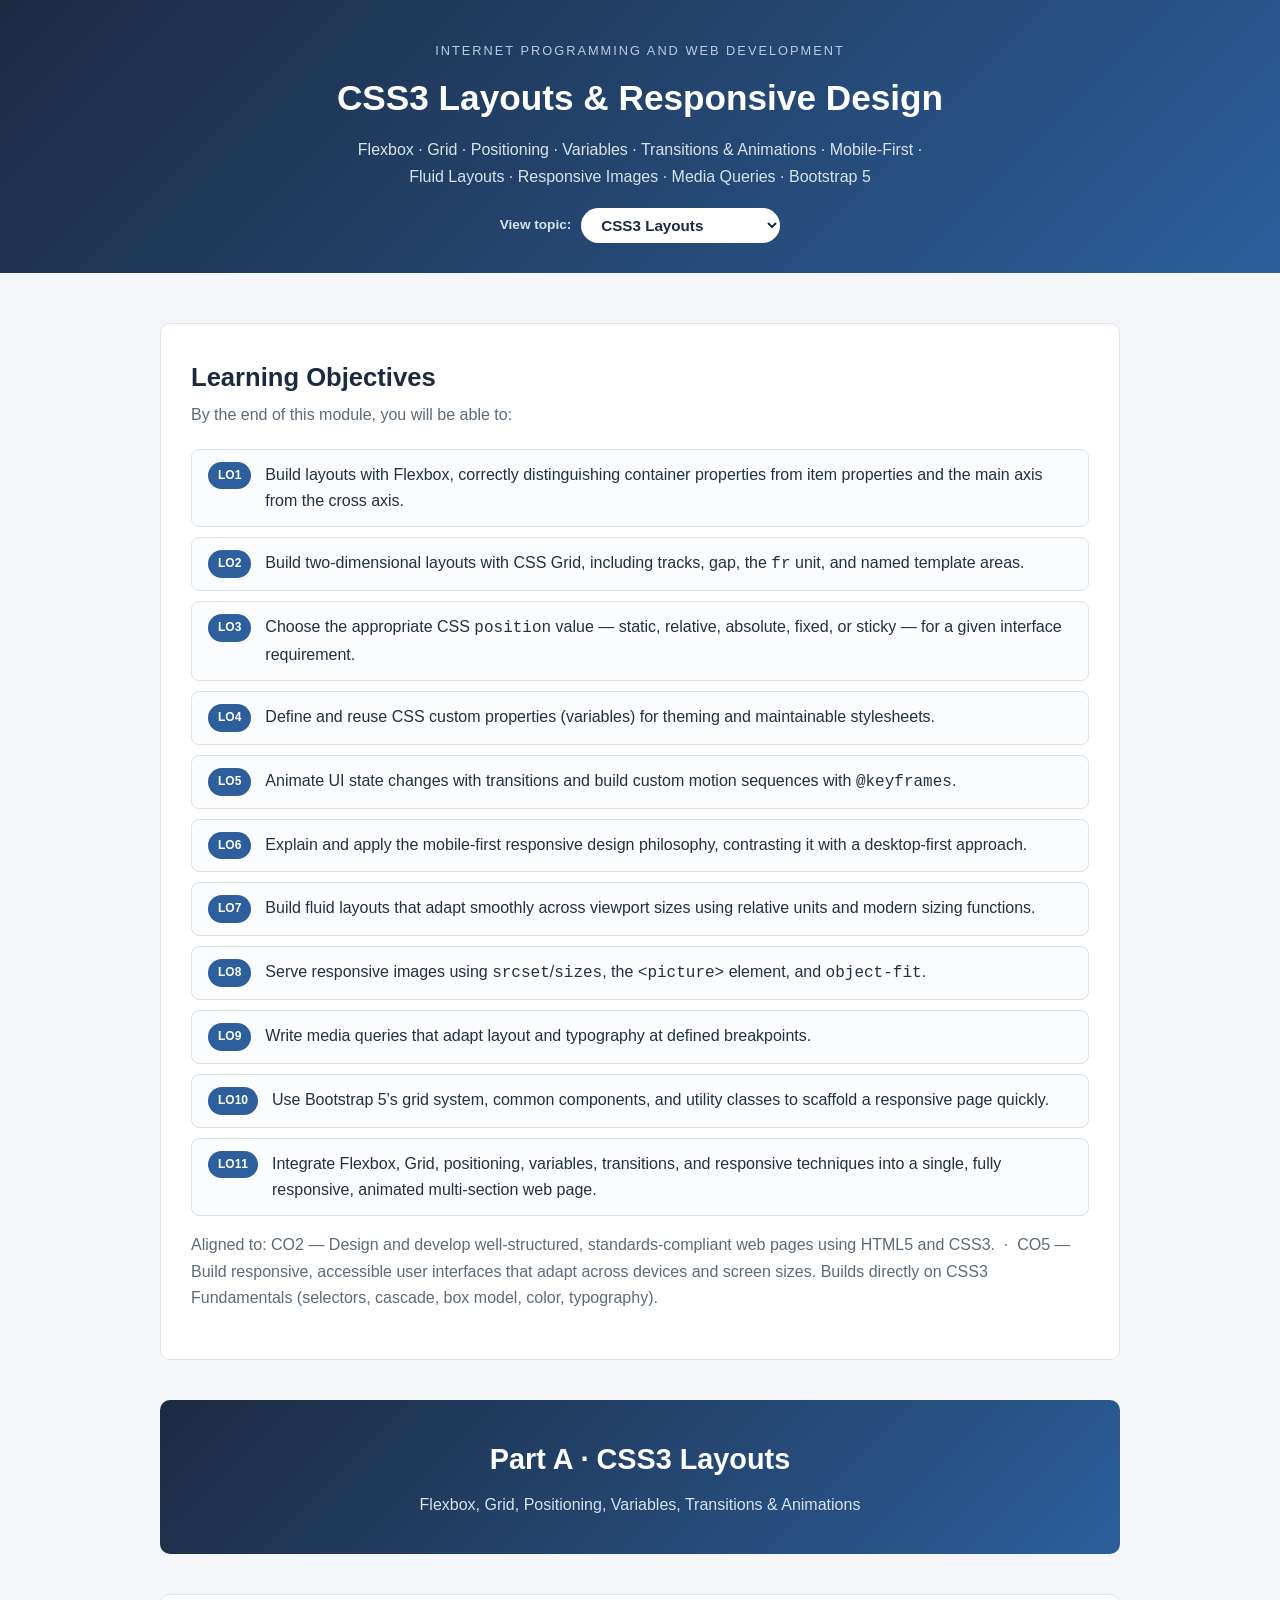
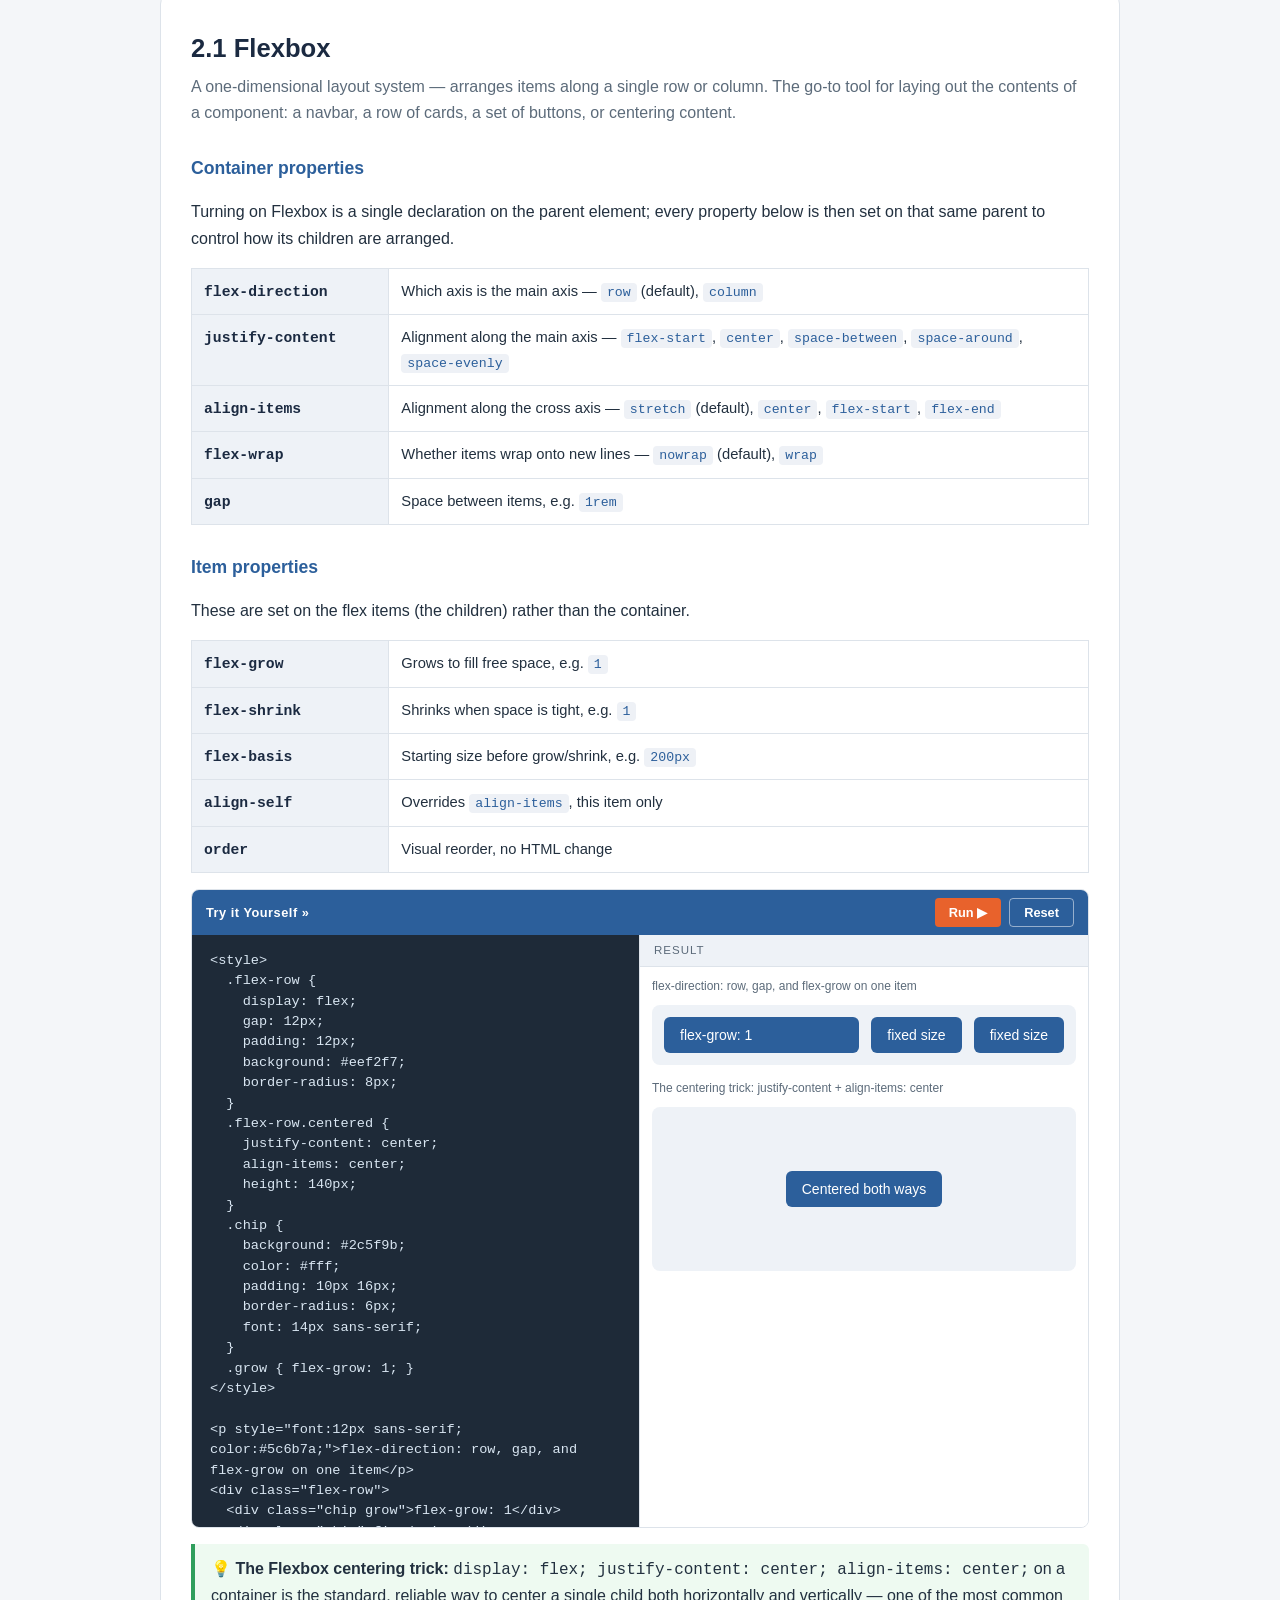
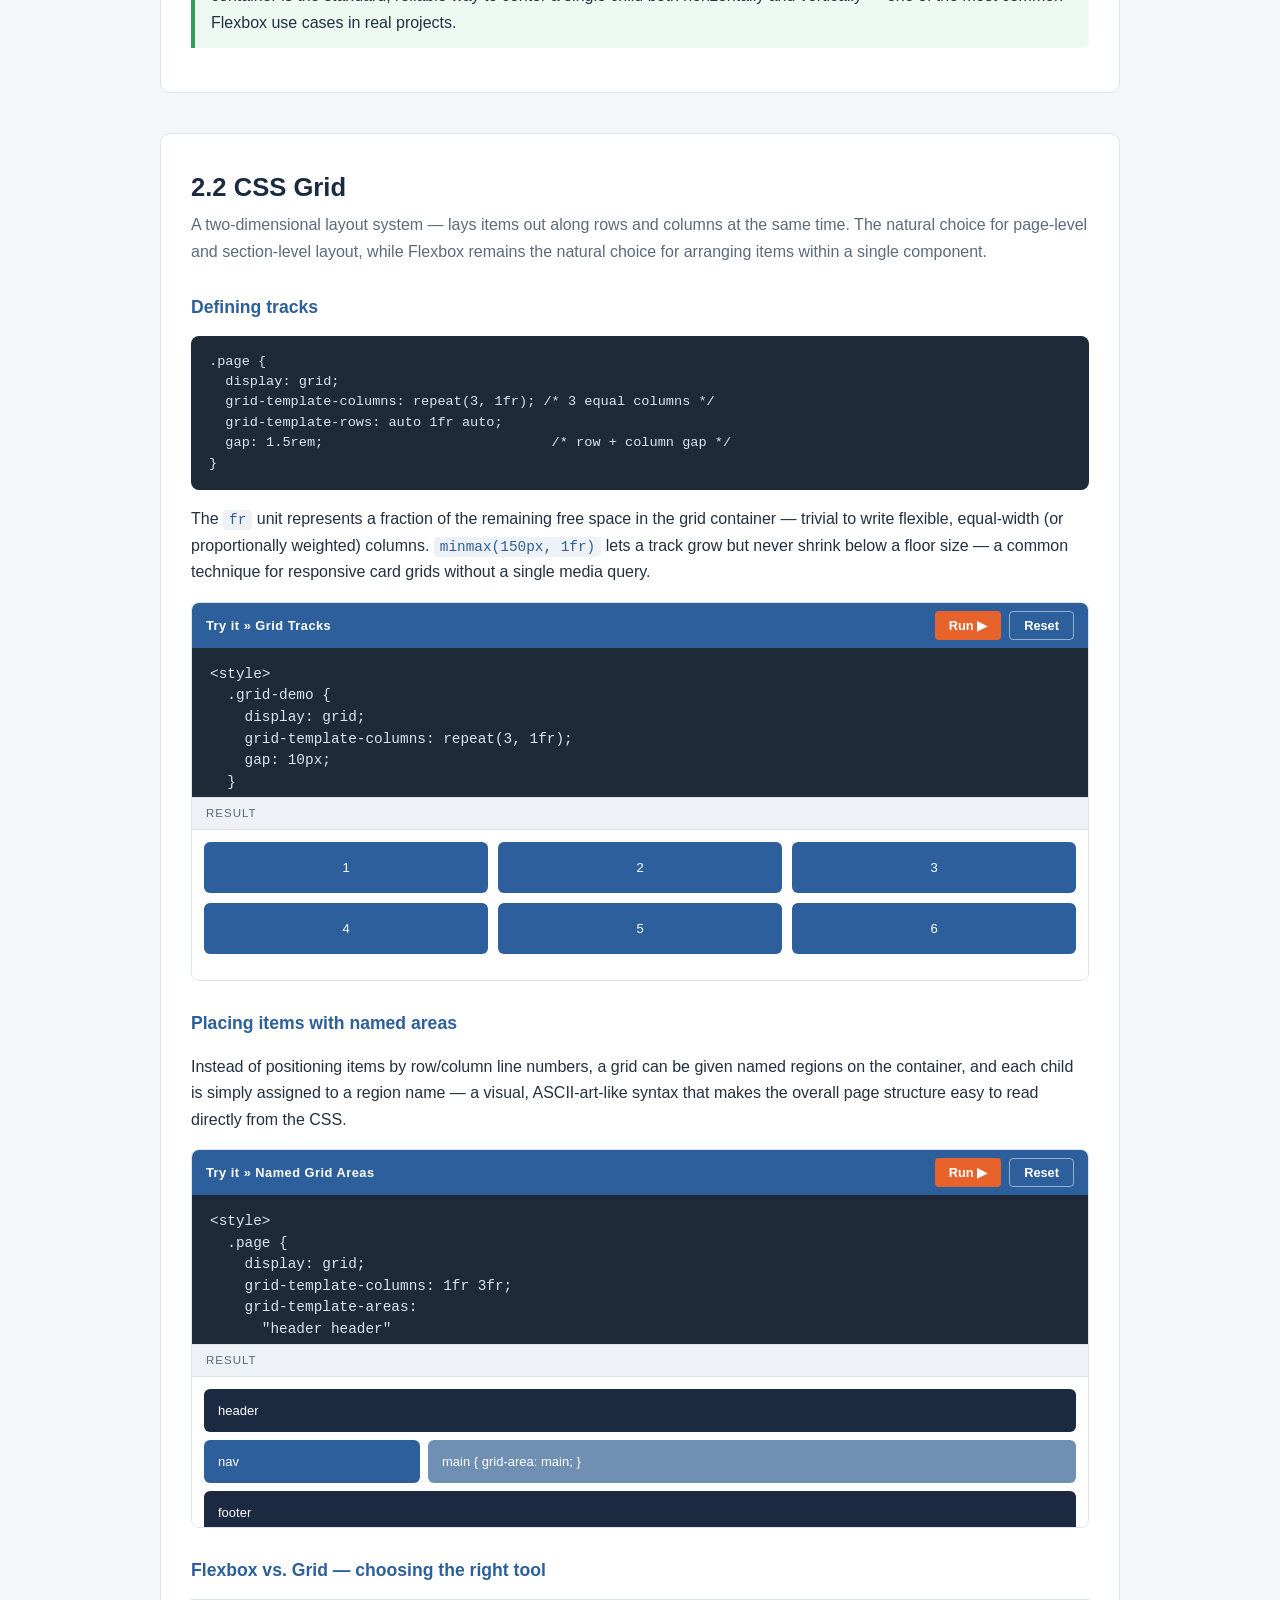
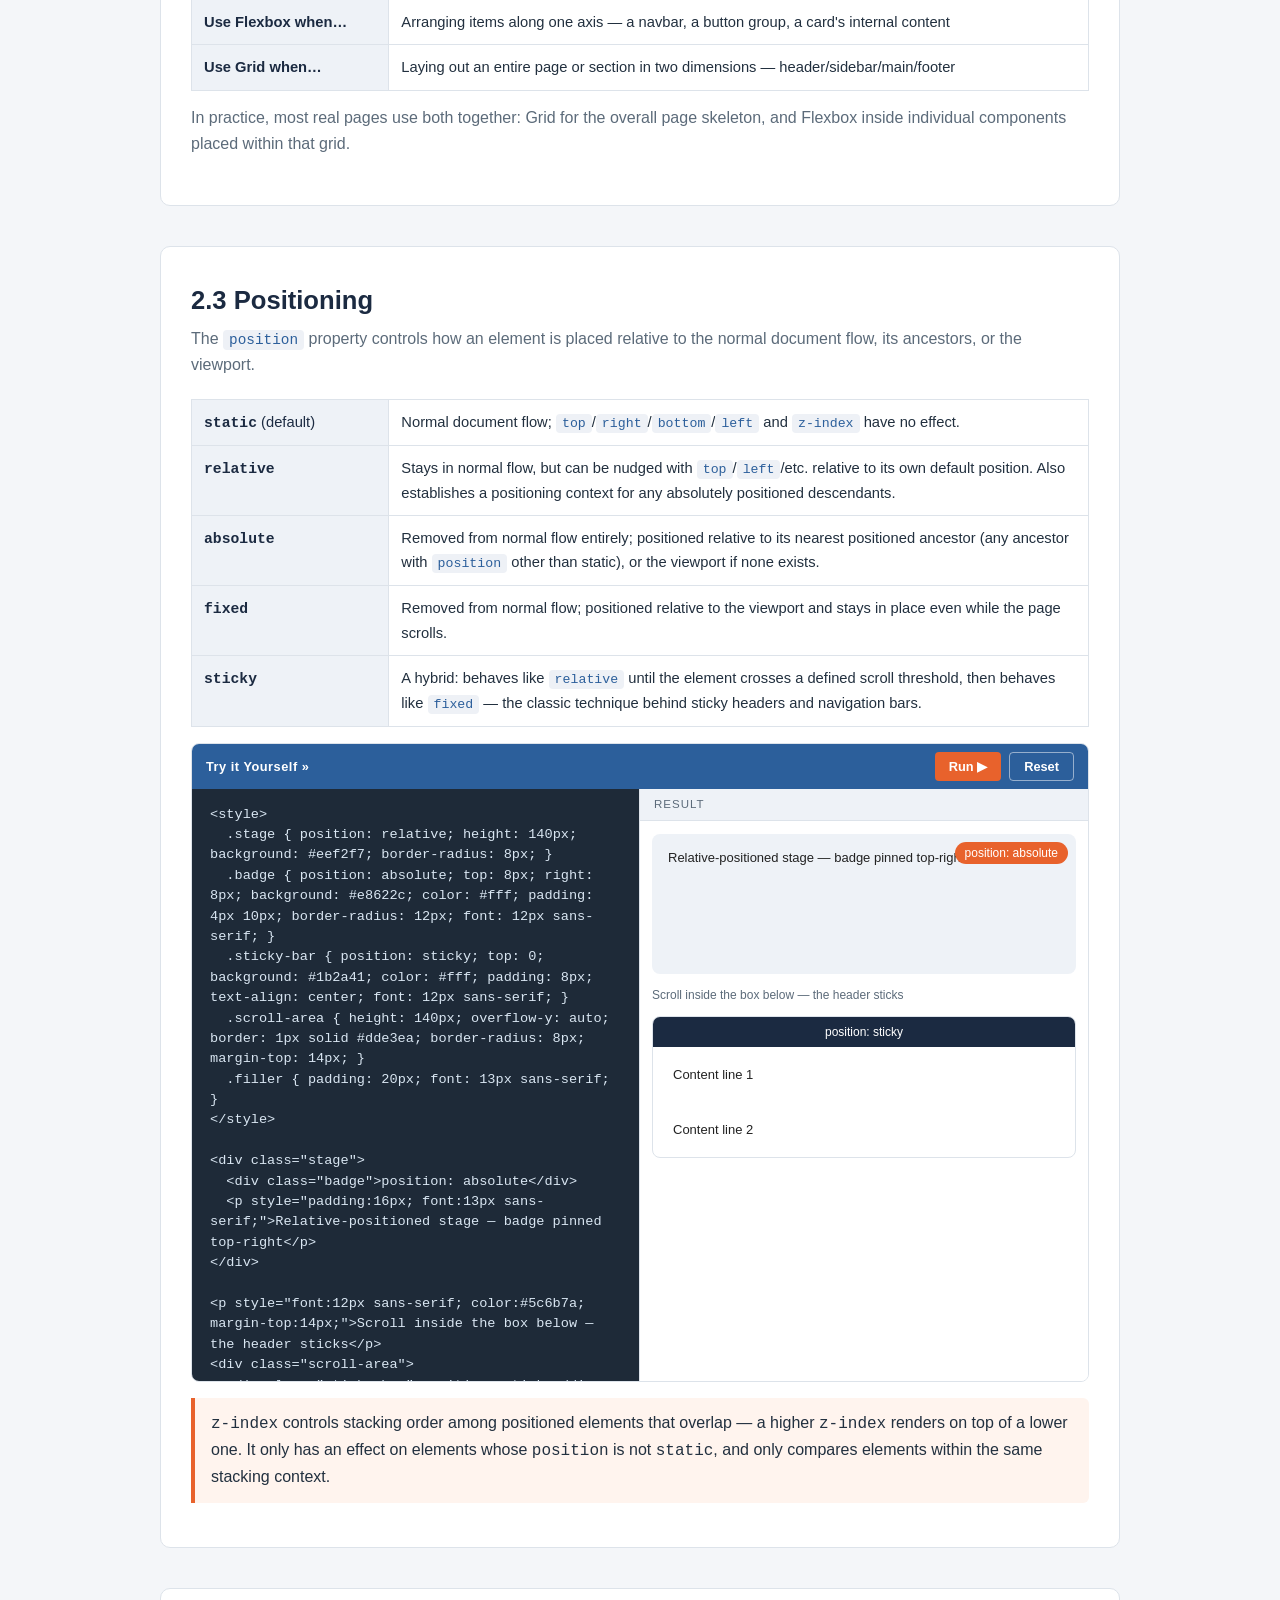
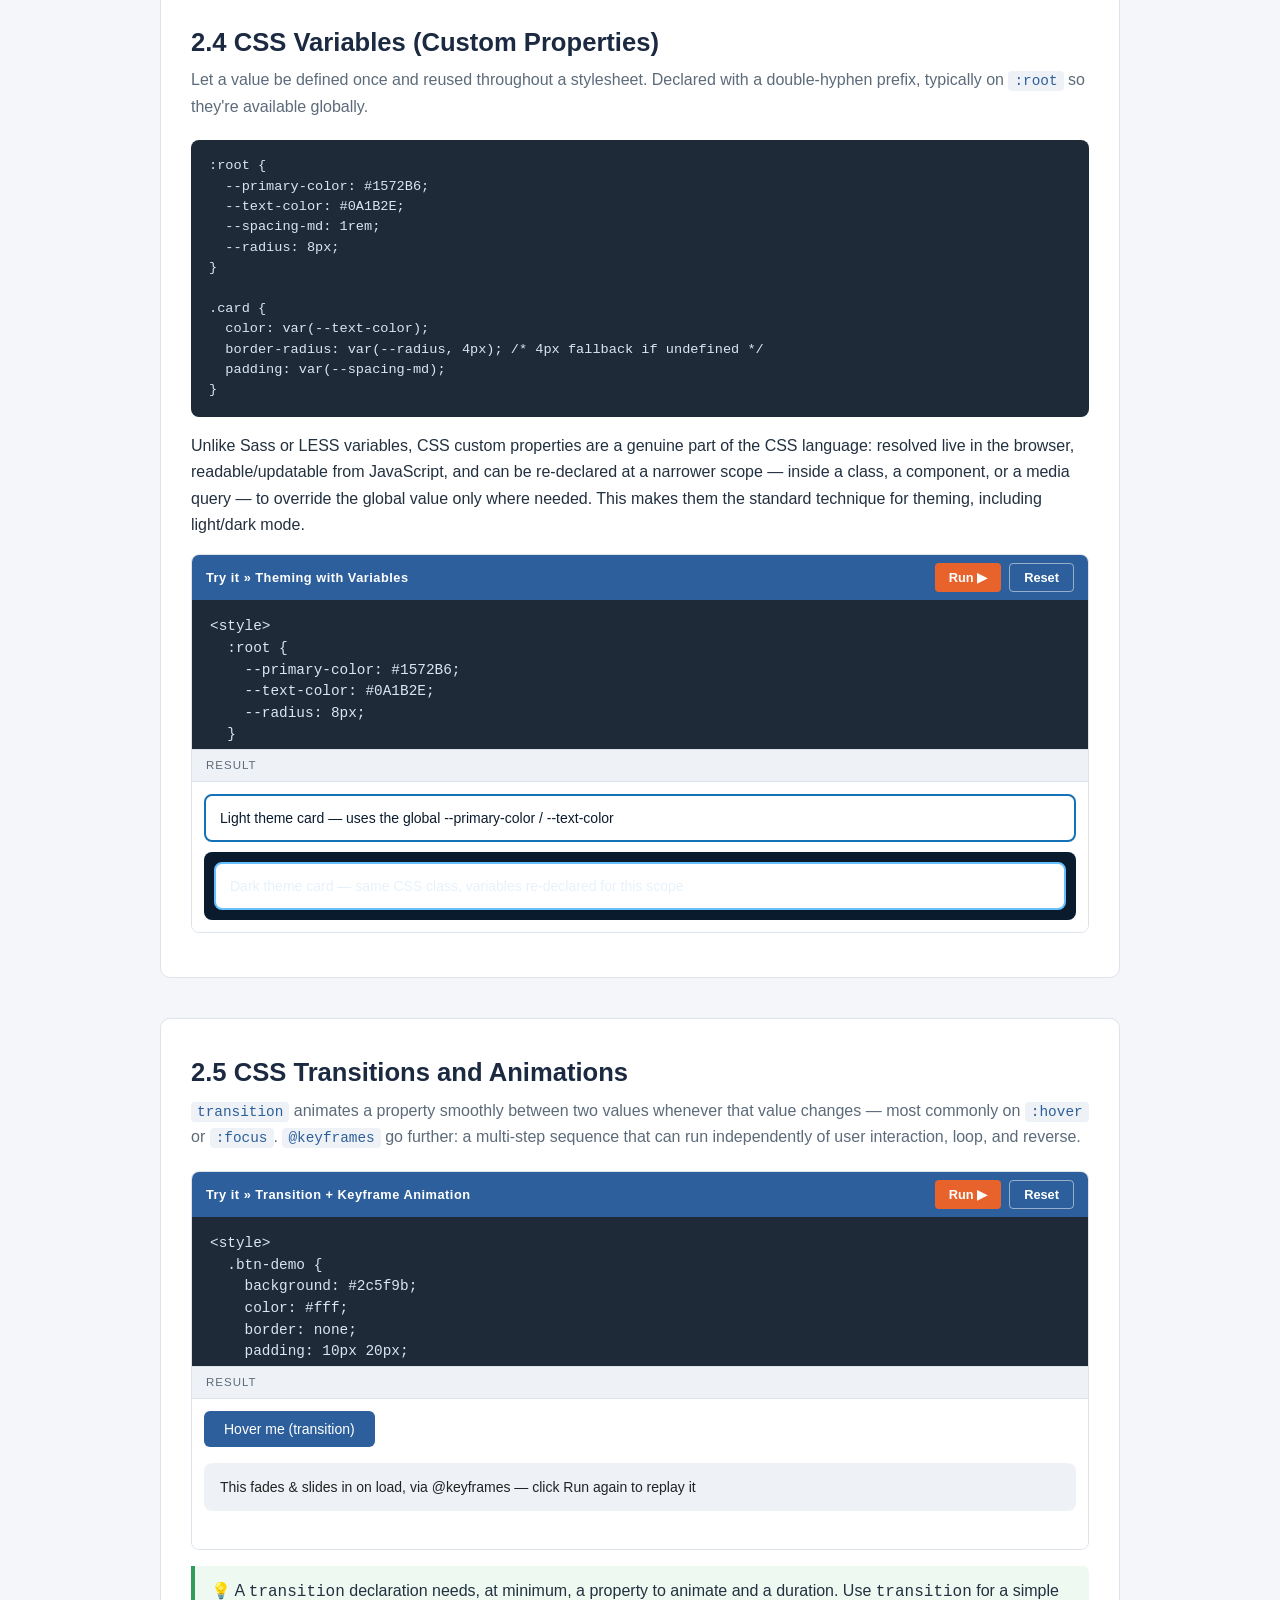
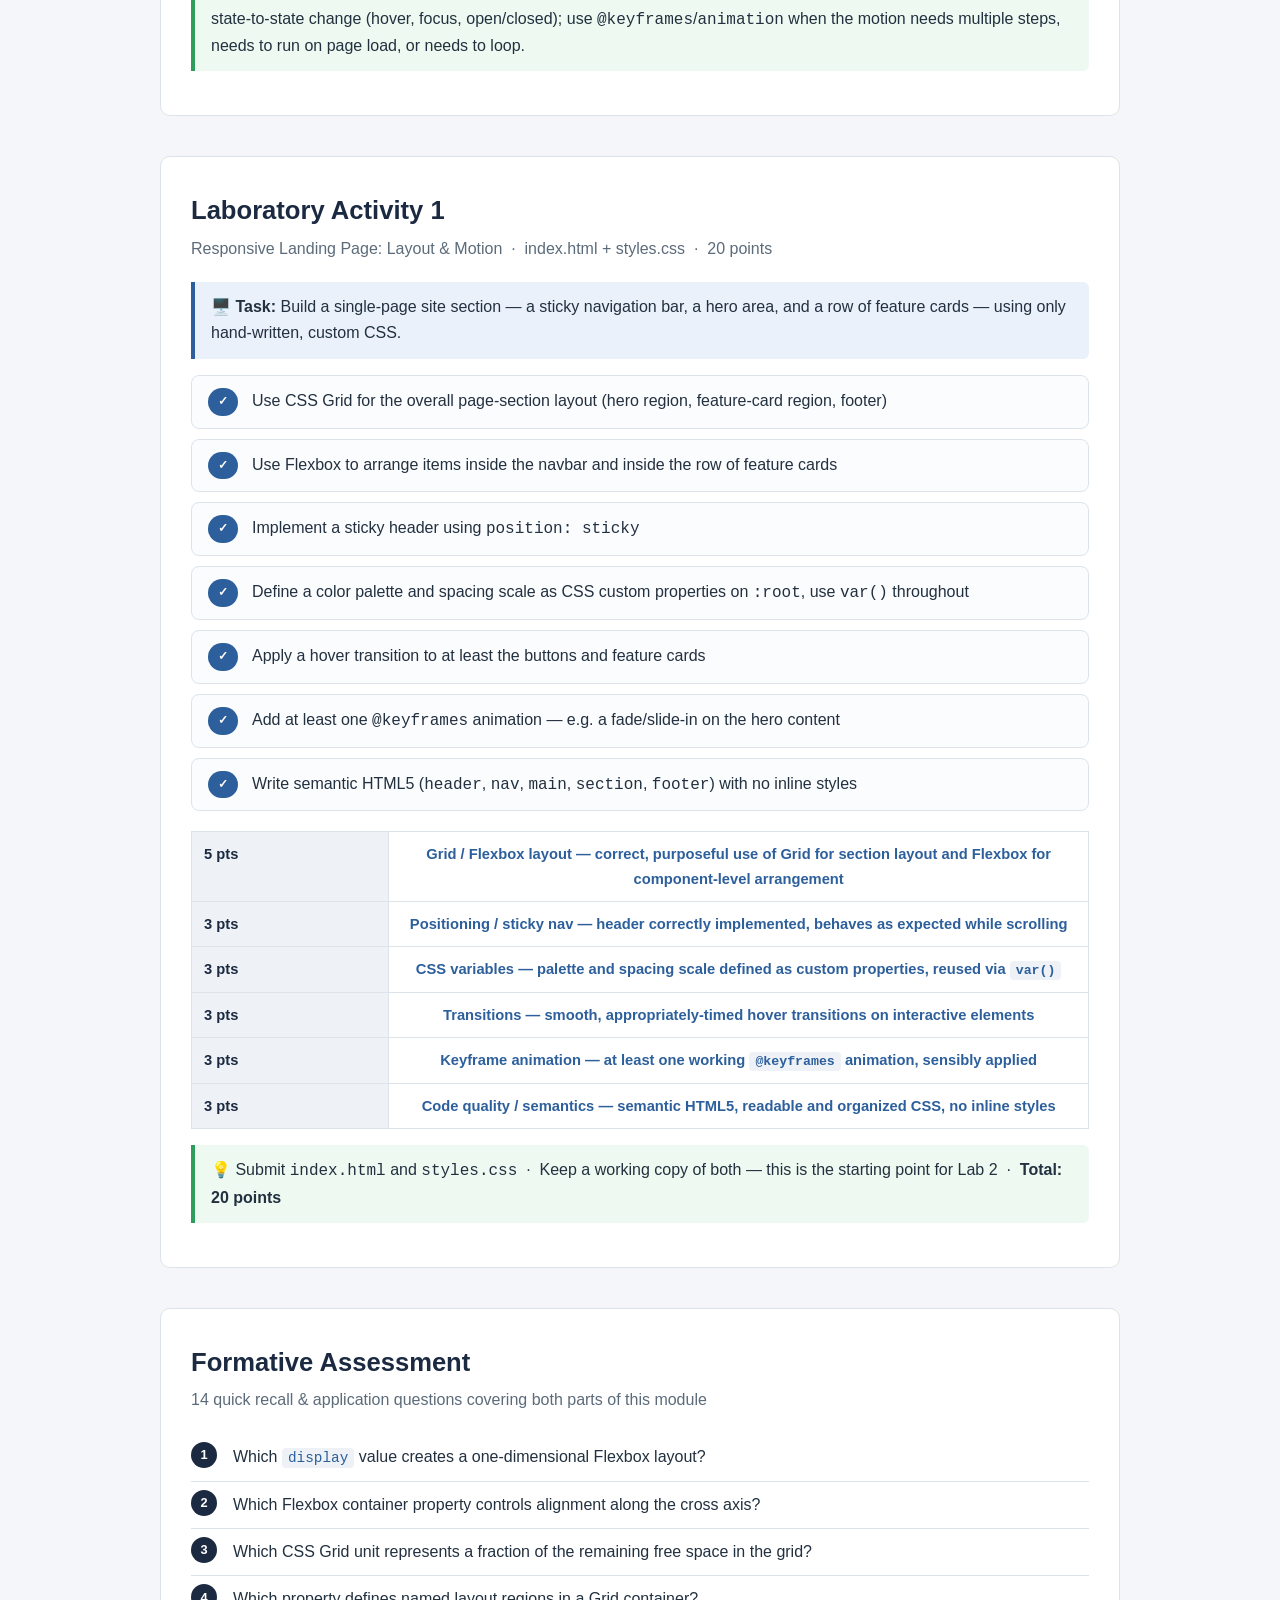
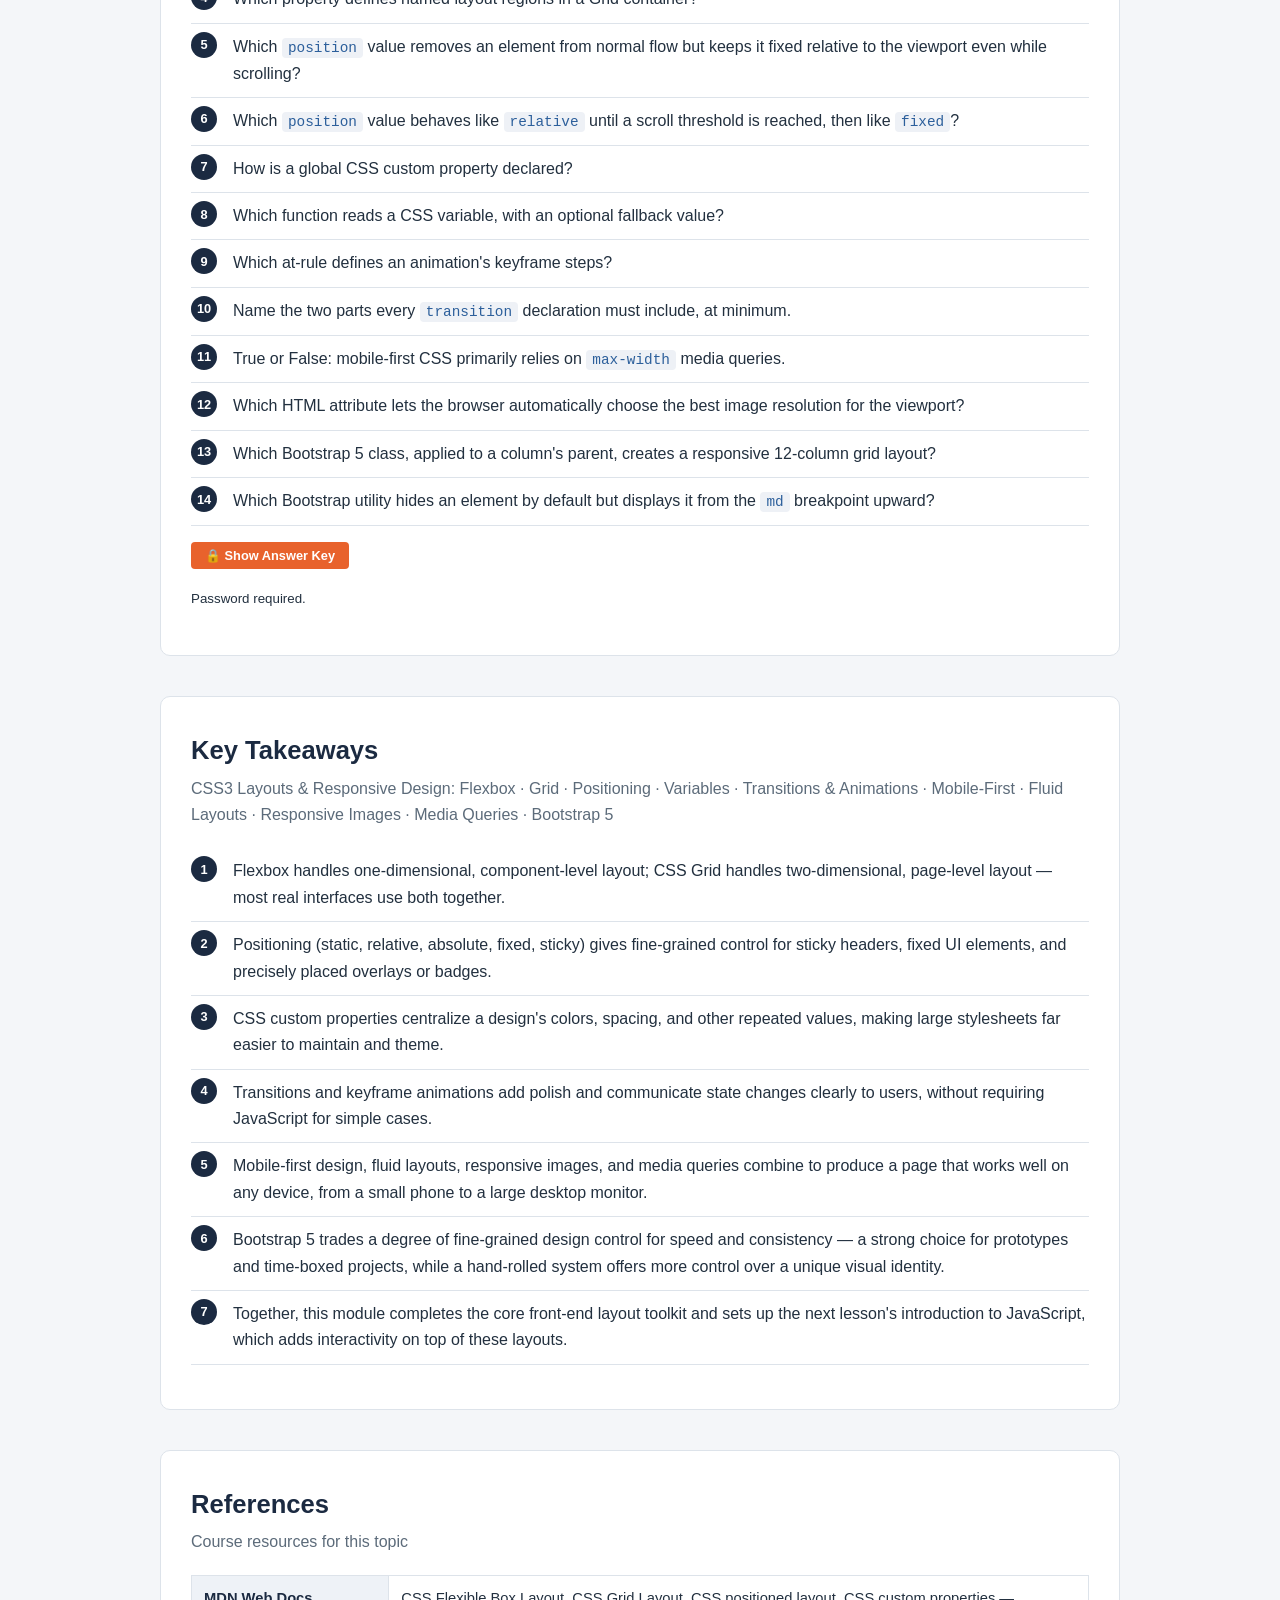
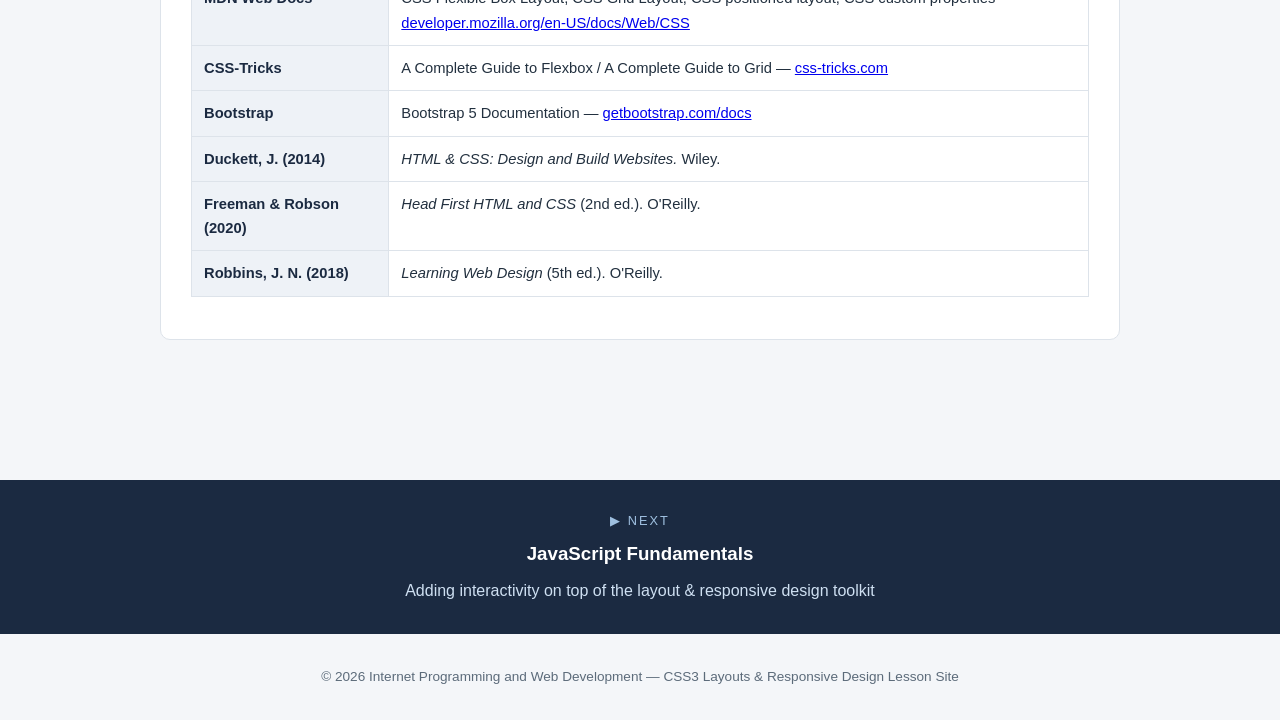
<file: css3-layouts-responsive-design.html>
<!DOCTYPE html>
<html lang="en">
<head>
    <meta charset="UTF-8">
    <meta name="viewport" content="width=device-width, initial-scale=1.0">
    <title>CSS3 Layouts &amp; Responsive Design</title>
    <link rel="stylesheet" href="lesson-style.css">
    <script src="script.js" defer></script>
</head>
<body data-page="layouts">

    <header class="site-header">
        <p class="eyebrow">Internet Programming and Web Development</p>
        <h1>CSS3 Layouts &amp; Responsive Design</h1>
        <p>Flexbox · Grid · Positioning · Variables · Transitions &amp; Animations · Mobile-First · Fluid Layouts · Responsive Images · Media Queries · Bootstrap 5</p>
        <div class="module-switch">
            <label for="module-select">View topic:</label>
            <select id="module-select">
                <option value="structure">Document Structure</option>
                <option value="form">Form</option>
                <option value="css3">CSS3 Fundamentals</option>
                <option value="layouts">CSS3 Layouts</option>
                <option value="responsive">Responsive Design</option>
            </select>
        </div>
    </header>

    <main>

        <!-- ============ LEARNING OBJECTIVES ============ -->
        <section class="lesson" id="objectives">
            <h2>Learning Objectives</h2>
            <p class="subtitle">By the end of this module, you will be able to:</p>

            <div class="lo-list">
                <div class="lo-item"><span class="lo-badge">LO1</span><span>Build layouts with Flexbox, correctly distinguishing container properties from item properties and the main axis from the cross axis.</span></div>
                <div class="lo-item"><span class="lo-badge">LO2</span><span>Build two-dimensional layouts with CSS Grid, including tracks, gap, the <code>fr</code> unit, and named template areas.</span></div>
                <div class="lo-item"><span class="lo-badge">LO3</span><span>Choose the appropriate CSS <code>position</code> value — static, relative, absolute, fixed, or sticky — for a given interface requirement.</span></div>
                <div class="lo-item"><span class="lo-badge">LO4</span><span>Define and reuse CSS custom properties (variables) for theming and maintainable stylesheets.</span></div>
                <div class="lo-item"><span class="lo-badge">LO5</span><span>Animate UI state changes with transitions and build custom motion sequences with <code>@keyframes</code>.</span></div>
                <div class="lo-item"><span class="lo-badge">LO6</span><span>Explain and apply the mobile-first responsive design philosophy, contrasting it with a desktop-first approach.</span></div>
                <div class="lo-item"><span class="lo-badge">LO7</span><span>Build fluid layouts that adapt smoothly across viewport sizes using relative units and modern sizing functions.</span></div>
                <div class="lo-item"><span class="lo-badge">LO8</span><span>Serve responsive images using <code>srcset</code>/<code>sizes</code>, the <code>&lt;picture&gt;</code> element, and <code>object-fit</code>.</span></div>
                <div class="lo-item"><span class="lo-badge">LO9</span><span>Write media queries that adapt layout and typography at defined breakpoints.</span></div>
                <div class="lo-item"><span class="lo-badge">LO10</span><span>Use Bootstrap 5's grid system, common components, and utility classes to scaffold a responsive page quickly.</span></div>
                <div class="lo-item"><span class="lo-badge">LO11</span><span>Integrate Flexbox, Grid, positioning, variables, transitions, and responsive techniques into a single, fully responsive, animated multi-section web page.</span></div>
            </div>

            <p class="subtitle" style="margin-top:16px;">Aligned to: CO2 &mdash; Design and develop well-structured, standards-compliant web pages using HTML5 and CSS3. &nbsp;·&nbsp; CO5 &mdash; Build responsive, accessible user interfaces that adapt across devices and screen sizes. Builds directly on CSS3 Fundamentals (selectors, cascade, box model, color, typography).</p>
        </section>

        <div class="week-divider" data-module="layouts">
            <h2>Part A · CSS3 Layouts</h2>
            <p>Flexbox, Grid, Positioning, Variables, Transitions &amp; Animations</p>
        </div>

        <!-- ============ FLEXBOX ============ -->
        <section class="lesson" id="flexbox" data-module="layouts">
            <h2>2.1 Flexbox</h2>
            <p class="subtitle">A one-dimensional layout system — arranges items along a single row or column. The go-to tool for laying out the contents of a component: a navbar, a row of cards, a set of buttons, or centering content.</p>

            <h3>Container properties</h3>
            <p>Turning on Flexbox is a single declaration on the parent element; every property below is then set on that same parent to control how its children are arranged.</p>

            <table class="ref">
                <tr><th><code>flex-direction</code></th><td>Which axis is the main axis — <code>row</code> (default), <code>column</code></td></tr>
                <tr><th><code>justify-content</code></th><td>Alignment along the main axis — <code>flex-start</code>, <code>center</code>, <code>space-between</code>, <code>space-around</code>, <code>space-evenly</code></td></tr>
                <tr><th><code>align-items</code></th><td>Alignment along the cross axis — <code>stretch</code> (default), <code>center</code>, <code>flex-start</code>, <code>flex-end</code></td></tr>
                <tr><th><code>flex-wrap</code></th><td>Whether items wrap onto new lines — <code>nowrap</code> (default), <code>wrap</code></td></tr>
                <tr><th><code>gap</code></th><td>Space between items, e.g. <code>1rem</code></td></tr>
            </table>

            <h3>Item properties</h3>
            <p>These are set on the flex items (the children) rather than the container.</p>

            <table class="ref">
                <tr><th><code>flex-grow</code></th><td>Grows to fill free space, e.g. <code>1</code></td></tr>
                <tr><th><code>flex-shrink</code></th><td>Shrinks when space is tight, e.g. <code>1</code></td></tr>
                <tr><th><code>flex-basis</code></th><td>Starting size before grow/shrink, e.g. <code>200px</code></td></tr>
                <tr><th><code>align-self</code></th><td>Overrides <code>align-items</code>, this item only</td></tr>
                <tr><th><code>order</code></th><td>Visual reorder, no HTML change</td></tr>
            </table>

            <div class="tryit tall">
                <div class="tryit-toolbar">
                    <span class="tryit-title">Try it Yourself »</span>
                    <div class="tryit-buttons">
                        <button type="button" class="tryit-run">Run ▶</button>
                        <button type="button" class="tryit-reset">Reset</button>
                    </div>
                </div>
                <div class="tryit-body">
                    <textarea class="tryit-code" spellcheck="false"><style>
  .flex-row {
    display: flex;
    gap: 12px;
    padding: 12px;
    background: #eef2f7;
    border-radius: 8px;
  }
  .flex-row.centered {
    justify-content: center;
    align-items: center;
    height: 140px;
  }
  .chip {
    background: #2c5f9b;
    color: #fff;
    padding: 10px 16px;
    border-radius: 6px;
    font: 14px sans-serif;
  }
  .grow { flex-grow: 1; }
</style>

<p style="font:12px sans-serif; color:#5c6b7a;">flex-direction: row, gap, and flex-grow on one item</p>
<div class="flex-row">
  <div class="chip grow">flex-grow: 1</div>
  <div class="chip">fixed size</div>
  <div class="chip">fixed size</div>
</div>

<p style="font:12px sans-serif; color:#5c6b7a; margin-top:16px;">The centering trick: justify-content + align-items: center</p>
<div class="flex-row centered">
  <div class="chip">Centered both ways</div>
</div></textarea>
                    <div class="tryit-result">
                        <div class="tryit-result-label">Result</div>
                        <iframe class="tryit-frame" title="Live result"></iframe>
                    </div>
                </div>
            </div>

            <div class="callout tip">
                💡 <strong>The Flexbox centering trick:</strong> <code>display: flex; justify-content: center; align-items: center;</code> on a container is the standard, reliable way to center a single child both horizontally and vertically — one of the most common Flexbox use cases in real projects.
            </div>
        </section>

        <!-- ============ CSS GRID ============ -->
        <section class="lesson" id="grid" data-module="layouts">
            <h2>2.2 CSS Grid</h2>
            <p class="subtitle">A two-dimensional layout system — lays items out along rows and columns at the same time. The natural choice for page-level and section-level layout, while Flexbox remains the natural choice for arranging items within a single component.</p>

            <h3>Defining tracks</h3>
            <pre>.page {
  display: grid;
  grid-template-columns: repeat(3, 1fr); /* 3 equal columns */
  grid-template-rows: auto 1fr auto;
  gap: 1.5rem;                            /* row + column gap */
}</pre>
            <p>The <code>fr</code> unit represents a fraction of the remaining free space in the grid container — trivial to write flexible, equal-width (or proportionally weighted) columns. <code>minmax(150px, 1fr)</code> lets a track grow but never shrink below a floor size — a common technique for responsive card grids without a single media query.</p>

            <div class="tryit compact">
                <div class="tryit-toolbar">
                    <span class="tryit-title">Try it » Grid Tracks</span>
                    <div class="tryit-buttons">
                        <button type="button" class="tryit-run">Run ▶</button>
                        <button type="button" class="tryit-reset">Reset</button>
                    </div>
                </div>
                <div class="tryit-body">
                    <textarea class="tryit-code" spellcheck="false"><style>
  .grid-demo {
    display: grid;
    grid-template-columns: repeat(3, 1fr);
    gap: 10px;
  }
  .grid-demo div {
    background: #2c5f9b;
    color: #fff;
    padding: 18px;
    text-align: center;
    border-radius: 6px;
    font: 13px sans-serif;
  }
</style>
<div class="grid-demo">
  <div>1</div><div>2</div><div>3</div>
  <div>4</div><div>5</div><div>6</div>
</div></textarea>
                    <div class="tryit-result">
                        <div class="tryit-result-label">Result</div>
                        <iframe class="tryit-frame" title="Live result"></iframe>
                    </div>
                </div>
            </div>

            <h3>Placing items with named areas</h3>
            <p>Instead of positioning items by row/column line numbers, a grid can be given named regions on the container, and each child is simply assigned to a region name — a visual, ASCII-art-like syntax that makes the overall page structure easy to read directly from the CSS.</p>

            <div class="tryit compact">
                <div class="tryit-toolbar">
                    <span class="tryit-title">Try it » Named Grid Areas</span>
                    <div class="tryit-buttons">
                        <button type="button" class="tryit-run">Run ▶</button>
                        <button type="button" class="tryit-reset">Reset</button>
                    </div>
                </div>
                <div class="tryit-body">
                    <textarea class="tryit-code" spellcheck="false"><style>
  .page {
    display: grid;
    grid-template-columns: 1fr 3fr;
    grid-template-areas:
      "header header"
      "nav    main"
      "footer footer";
    gap: 8px;
  }
  .page > * { padding: 14px; border-radius: 6px; color: #fff; font: 13px sans-serif; }
  .h { grid-area: header; background: #1b2a41; }
  .n { grid-area: nav; background: #2c5f9b; }
  .m { grid-area: main; background: #6f8fb3; }
  .f { grid-area: footer; background: #1b2a41; }
</style>
<div class="page">
  <div class="h">header</div>
  <div class="n">nav</div>
  <div class="m">main { grid-area: main; }</div>
  <div class="f">footer</div>
</div></textarea>
                    <div class="tryit-result">
                        <div class="tryit-result-label">Result</div>
                        <iframe class="tryit-frame" title="Live result"></iframe>
                    </div>
                </div>
            </div>

            <h3>Flexbox vs. Grid — choosing the right tool</h3>
            <table class="ref">
                <tr><th>Use Flexbox when…</th><td>Arranging items along one axis — a navbar, a button group, a card's internal content</td></tr>
                <tr><th>Use Grid when…</th><td>Laying out an entire page or section in two dimensions — header/sidebar/main/footer</td></tr>
            </table>
            <p class="subtitle">In practice, most real pages use both together: Grid for the overall page skeleton, and Flexbox inside individual components placed within that grid.</p>
        </section>

        <!-- ============ POSITIONING ============ -->
        <section class="lesson" id="positioning" data-module="layouts">
            <h2>2.3 Positioning</h2>
            <p class="subtitle">The <code>position</code> property controls how an element is placed relative to the normal document flow, its ancestors, or the viewport.</p>

            <table class="ref">
                <tr><th><code>static</code> <span style="font-weight:400;">(default)</span></th><td>Normal document flow; <code>top</code>/<code>right</code>/<code>bottom</code>/<code>left</code> and <code>z-index</code> have no effect.</td></tr>
                <tr><th><code>relative</code></th><td>Stays in normal flow, but can be nudged with <code>top</code>/<code>left</code>/etc. relative to its own default position. Also establishes a positioning context for any absolutely positioned descendants.</td></tr>
                <tr><th><code>absolute</code></th><td>Removed from normal flow entirely; positioned relative to its nearest positioned ancestor (any ancestor with <code>position</code> other than static), or the viewport if none exists.</td></tr>
                <tr><th><code>fixed</code></th><td>Removed from normal flow; positioned relative to the viewport and stays in place even while the page scrolls.</td></tr>
                <tr><th><code>sticky</code></th><td>A hybrid: behaves like <code>relative</code> until the element crosses a defined scroll threshold, then behaves like <code>fixed</code> — the classic technique behind sticky headers and navigation bars.</td></tr>
            </table>

            <div class="tryit tall">
                <div class="tryit-toolbar">
                    <span class="tryit-title">Try it Yourself »</span>
                    <div class="tryit-buttons">
                        <button type="button" class="tryit-run">Run ▶</button>
                        <button type="button" class="tryit-reset">Reset</button>
                    </div>
                </div>
                <div class="tryit-body">
                    <textarea class="tryit-code" spellcheck="false"><style>
  .stage { position: relative; height: 140px; background: #eef2f7; border-radius: 8px; }
  .badge { position: absolute; top: 8px; right: 8px; background: #e8622c; color: #fff; padding: 4px 10px; border-radius: 12px; font: 12px sans-serif; }
  .sticky-bar { position: sticky; top: 0; background: #1b2a41; color: #fff; padding: 8px; text-align: center; font: 12px sans-serif; }
  .scroll-area { height: 140px; overflow-y: auto; border: 1px solid #dde3ea; border-radius: 8px; margin-top: 14px; }
  .filler { padding: 20px; font: 13px sans-serif; }
</style>

<div class="stage">
  <div class="badge">position: absolute</div>
  <p style="padding:16px; font:13px sans-serif;">Relative-positioned stage &mdash; badge pinned top-right</p>
</div>

<p style="font:12px sans-serif; color:#5c6b7a; margin-top:14px;">Scroll inside the box below &mdash; the header sticks</p>
<div class="scroll-area">
  <div class="sticky-bar">position: sticky</div>
  <div class="filler">Content line 1</div>
  <div class="filler">Content line 2</div>
  <div class="filler">Content line 3</div>
  <div class="filler">Content line 4</div>
  <div class="filler">Content line 5</div>
</div></textarea>
                    <div class="tryit-result">
                        <div class="tryit-result-label">Result</div>
                        <iframe class="tryit-frame" title="Live result"></iframe>
                    </div>
                </div>
            </div>

            <div class="callout">
                <code>z-index</code> controls stacking order among positioned elements that overlap — a higher <code>z-index</code> renders on top of a lower one. It only has an effect on elements whose <code>position</code> is not <code>static</code>, and only compares elements within the same stacking context.
            </div>
        </section>

        <!-- ============ CSS VARIABLES ============ -->
        <section class="lesson" id="css-variables" data-module="layouts">
            <h2>2.4 CSS Variables (Custom Properties)</h2>
            <p class="subtitle">Let a value be defined once and reused throughout a stylesheet. Declared with a double-hyphen prefix, typically on <code>:root</code> so they're available globally.</p>

            <pre>:root {
  --primary-color: #1572B6;
  --text-color: #0A1B2E;
  --spacing-md: 1rem;
  --radius: 8px;
}

.card {
  color: var(--text-color);
  border-radius: var(--radius, 4px); /* 4px fallback if undefined */
  padding: var(--spacing-md);
}</pre>

            <p>Unlike Sass or LESS variables, CSS custom properties are a genuine part of the CSS language: resolved live in the browser, readable/updatable from JavaScript, and can be re-declared at a narrower scope — inside a class, a component, or a media query — to override the global value only where needed. This makes them the standard technique for theming, including light/dark mode.</p>

            <div class="tryit compact">
                <div class="tryit-toolbar">
                    <span class="tryit-title">Try it » Theming with Variables</span>
                    <div class="tryit-buttons">
                        <button type="button" class="tryit-run">Run ▶</button>
                        <button type="button" class="tryit-reset">Reset</button>
                    </div>
                </div>
                <div class="tryit-body">
                    <textarea class="tryit-code" spellcheck="false"><style>
  :root {
    --primary-color: #1572B6;
    --text-color: #0A1B2E;
    --radius: 8px;
  }
  .card {
    color: var(--text-color);
    background: #fff;
    border: 2px solid var(--primary-color);
    border-radius: var(--radius);
    padding: 14px;
    font: 14px sans-serif;
  }
  .dark-wrap {
    --primary-color: #66c0ff;
    --text-color: #E7F1FB;
    background: #0A1B2E;
    padding: 10px;
    border-radius: 8px;
    margin-top: 10px;
  }
</style>

<div class="card">Light theme card &mdash; uses the global --primary-color / --text-color</div>

<div class="dark-wrap">
  <div class="card">Dark theme card &mdash; same CSS class, variables re-declared for this scope</div>
</div></textarea>
                    <div class="tryit-result">
                        <div class="tryit-result-label">Result</div>
                        <iframe class="tryit-frame" title="Live result"></iframe>
                    </div>
                </div>
            </div>
        </section>

        <!-- ============ TRANSITIONS & ANIMATIONS ============ -->
        <section class="lesson" id="transitions-animations" data-module="layouts">
            <h2>2.5 CSS Transitions and Animations</h2>
            <p class="subtitle"><code>transition</code> animates a property smoothly between two values whenever that value changes — most commonly on <code>:hover</code> or <code>:focus</code>. <code>@keyframes</code> go further: a multi-step sequence that can run independently of user interaction, loop, and reverse.</p>

            <div class="tryit compact">
                <div class="tryit-toolbar">
                    <span class="tryit-title">Try it » Transition + Keyframe Animation</span>
                    <div class="tryit-buttons">
                        <button type="button" class="tryit-run">Run ▶</button>
                        <button type="button" class="tryit-reset">Reset</button>
                    </div>
                </div>
                <div class="tryit-body">
                    <textarea class="tryit-code" spellcheck="false"><style>
  .btn-demo {
    background: #2c5f9b;
    color: #fff;
    border: none;
    padding: 10px 20px;
    border-radius: 6px;
    font: 14px sans-serif;
    cursor: pointer;
    transition: background-color 0.25s ease-in-out, transform 0.2s;
  }
  .btn-demo:hover {
    background: #e8622c;
    transform: translateY(-3px);
  }

  @keyframes fadeSlideIn {
    from { opacity: 0; transform: translateY(20px); }
    to   { opacity: 1; transform: translateY(0); }
  }
  .hero-demo {
    animation: fadeSlideIn 1.2s ease-out both;
    background: #eef2f7;
    padding: 16px;
    border-radius: 8px;
    margin-top: 16px;
    font: 14px sans-serif;
  }
</style>

<button class="btn-demo">Hover me (transition)</button>

<div class="hero-demo">This fades &amp; slides in on load, via @keyframes &mdash; click Run again to replay it</div></textarea>
                    <div class="tryit-result">
                        <div class="tryit-result-label">Result</div>
                        <iframe class="tryit-frame" title="Live result"></iframe>
                    </div>
                </div>
            </div>

            <div class="callout tip">
                💡 A <code>transition</code> declaration needs, at minimum, a property to animate and a duration. Use <code>transition</code> for a simple state-to-state change (hover, focus, open/closed); use <code>@keyframes</code>/<code>animation</code> when the motion needs multiple steps, needs to run on page load, or needs to loop.
            </div>
        </section>

        <!-- ============ LAB 1 ============ -->
        <section class="lesson" id="lab1" data-module="layouts">
            <h2>Laboratory Activity 1</h2>
            <p class="subtitle">Responsive Landing Page: Layout &amp; Motion &nbsp;·&nbsp; index.html + styles.css &nbsp;·&nbsp; 20 points</p>

            <div class="callout key">
                🖥️ <strong>Task:</strong> Build a single-page site section — a sticky navigation bar, a hero area, and a row of feature cards — using only hand-written, custom CSS.
            </div>

            <div class="lo-list">
                <div class="lo-item"><span class="lo-badge">✓</span><span>Use CSS Grid for the overall page-section layout (hero region, feature-card region, footer)</span></div>
                <div class="lo-item"><span class="lo-badge">✓</span><span>Use Flexbox to arrange items inside the navbar and inside the row of feature cards</span></div>
                <div class="lo-item"><span class="lo-badge">✓</span><span>Implement a sticky header using <code>position: sticky</code></span></div>
                <div class="lo-item"><span class="lo-badge">✓</span><span>Define a color palette and spacing scale as CSS custom properties on <code>:root</code>, use <code>var()</code> throughout</span></div>
                <div class="lo-item"><span class="lo-badge">✓</span><span>Apply a hover transition to at least the buttons and feature cards</span></div>
                <div class="lo-item"><span class="lo-badge">✓</span><span>Add at least one <code>@keyframes</code> animation — e.g. a fade/slide-in on the hero content</span></div>
                <div class="lo-item"><span class="lo-badge">✓</span><span>Write semantic HTML5 (<code>header</code>, <code>nav</code>, <code>main</code>, <code>section</code>, <code>footer</code>) with no inline styles</span></div>
            </div>

            <table class="ref rubric" style="margin-top:20px;">
                <tr><th>5 pts</th><td>Grid / Flexbox layout — correct, purposeful use of Grid for section layout and Flexbox for component-level arrangement</td></tr>
                <tr><th>3 pts</th><td>Positioning / sticky nav — header correctly implemented, behaves as expected while scrolling</td></tr>
                <tr><th>3 pts</th><td>CSS variables — palette and spacing scale defined as custom properties, reused via <code>var()</code></td></tr>
                <tr><th>3 pts</th><td>Transitions — smooth, appropriately-timed hover transitions on interactive elements</td></tr>
                <tr><th>3 pts</th><td>Keyframe animation — at least one working <code>@keyframes</code> animation, sensibly applied</td></tr>
                <tr><th>3 pts</th><td>Code quality / semantics — semantic HTML5, readable and organized CSS, no inline styles</td></tr>
            </table>

            <div class="callout tip">
                💡 Submit <code>index.html</code> and <code>styles.css</code> &nbsp;·&nbsp; Keep a working copy of both — this is the starting point for Lab 2 &nbsp;·&nbsp; <strong>Total: 20 points</strong>
            </div>
        </section>

        <div class="week-divider" data-module="responsive">
            <h2>Part B · Responsive Web Design</h2>
            <p>Mobile-First, Fluid Layouts, Responsive Images, Media Queries, Bootstrap 5</p>
        </div>

        <!-- ============ MOBILE-FIRST ============ -->
        <section class="lesson" id="mobile-first" data-module="responsive">
            <h2>2.6 Mobile-First Approach</h2>
            <p class="subtitle">Write the base CSS for the smallest, simplest screen first, then progressively layer on enhancements for larger screens using <code>min-width</code> media queries.</p>

            <div class="tryit resizable">
                <div class="tryit-toolbar">
                    <span class="tryit-title">Try it Yourself »</span>
                    <div class="tryit-buttons">
                        <button type="button" class="tryit-run">Run ▶</button>
                        <button type="button" class="tryit-reset">Reset</button>
                    </div>
                </div>
                <div class="tryit-body">
                    <textarea class="tryit-code" spellcheck="false"><style>
  /* base styles = mobile styles, no media query needed */
  .cards-demo { display: flex; flex-direction: column; gap: 8px; }

  @media (min-width: 420px) {
    .cards-demo { flex-direction: row; }
  }
  .cards-demo div { background: #2c5f9b; color: #fff; padding: 14px; border-radius: 6px; flex: 1; font: 13px sans-serif; text-align: center; }
</style>

<p style="font:12px sans-serif; color:#5c6b7a;">Drag the Result panel's bottom-right corner narrower/wider &mdash; watch it switch between stacked (mobile) and side-by-side (&ge;420px) layouts</p>
<div class="cards-demo">
  <div>Card 1</div>
  <div>Card 2</div>
  <div>Card 3</div>
</div></textarea>
                    <div class="tryit-result">
                        <div class="tryit-result-label">Result</div>
                        <iframe class="tryit-frame" title="Live result"></iframe>
                    </div>
                </div>
            </div>

            <div class="callout">
                Mobile-first is the inverse of a <strong>desktop-first</strong> approach (which starts from a full desktop layout and uses <code>max-width</code> queries to strip features away). Mobile-first is generally preferred: it forces prioritizing essential content, and typically produces leaner CSS since base styles are simple and only larger screens receive overrides.
            </div>
        </section>

        <!-- ============ FLUID LAYOUTS ============ -->
        <section class="lesson" id="fluid-layouts" data-module="responsive">
            <h2>2.7 Fluid Layouts</h2>
            <p class="subtitle">Avoid fixed pixel widths for major containers — size them with percentages, <code>max-width</code>, and modern CSS functions so the layout reflows naturally.</p>

            <pre>.container {
  width: 100%;
  max-width: 1200px;
  margin-inline: auto;
  padding-inline: clamp(1rem, 4vw, 3rem);
}</pre>

            <div class="tryit resizable compact">
                <div class="tryit-toolbar">
                    <span class="tryit-title">Try it » clamp() in Action</span>
                    <div class="tryit-buttons">
                        <button type="button" class="tryit-run">Run ▶</button>
                        <button type="button" class="tryit-reset">Reset</button>
                    </div>
                </div>
                <div class="tryit-body">
                    <textarea class="tryit-code" spellcheck="false"><style>
  .fluid-box {
    width: 100%;
    max-width: 500px;
    margin: 0 auto;
    padding: clamp(0.5rem, 4vw, 2rem);
    background: #eef2f7;
    border-radius: 8px;
    font-size: clamp(0.85rem, 2vw, 1.3rem);
    text-align: center;
  }
</style>
<p style="font:12px sans-serif; color:#5c6b7a;">Drag the Result panel narrower/wider &mdash; padding and font-size scale smoothly</p>
<div class="fluid-box">clamp(min, preferred, max) scales with the viewport</div></textarea>
                    <div class="tryit-result">
                        <div class="tryit-result-label">Result</div>
                        <iframe class="tryit-frame" title="Live result"></iframe>
                    </div>
                </div>
            </div>

            <div class="callout tip">
                💡 <code>clamp(min, preferred, max)</code> is especially useful for fluid typography and spacing — a value scales smoothly with the viewport while guaranteeing it never becomes unreadably small or excessively large. Combined with Flexbox or Grid, most of a layout adapts automatically, and media queries are reserved for genuine structural changes.
            </div>
        </section>

        <!-- ============ RESPONSIVE IMAGES ============ -->
        <section class="lesson" id="responsive-images" data-module="responsive">
            <h2>2.8 Responsive Images</h2>
            <p class="subtitle">The baseline rule for any image in a fluid layout: prevent it from overflowing its container.</p>

            <pre>img {
  max-width: 100%;
  height: auto;
}</pre>

            <h3><code>srcset</code> and <code>sizes</code></h3>
            <p><code>srcset</code> lets the browser choose the best-resolution image file for the user's screen size and pixel density; <code>sizes</code> tells the browser how wide the image will actually be displayed at different viewport widths.</p>

            <div class="tryit resizable compact">
                <div class="tryit-toolbar">
                    <span class="tryit-title">Try it » Responsive Image</span>
                    <div class="tryit-buttons">
                        <button type="button" class="tryit-run">Run ▶</button>
                        <button type="button" class="tryit-reset">Reset</button>
                    </div>
                </div>
                <div class="tryit-body">
                    <textarea class="tryit-code" spellcheck="false"><style>
  img { max-width: 100%; height: auto; border-radius: 8px; display: block; }
</style>
<img
  src="https://picsum.photos/seed/css3/900/300"
  srcset="https://picsum.photos/seed/css3/400/140 400w, https://picsum.photos/seed/css3/900/300 900w"
  sizes="100vw"
  alt="Responsive demo photo">
<p style="font:12px sans-serif; color:#5c6b7a; margin-top:8px;">Drag the Result panel narrower &mdash; the image never overflows its container</p></textarea>
                    <div class="tryit-result">
                        <div class="tryit-result-label">Result</div>
                        <iframe class="tryit-frame" title="Live result"></iframe>
                    </div>
                </div>
            </div>

            <h3>The <code>&lt;picture&gt;</code> element and <code>object-fit</code></h3>
            <p><code>&lt;picture&gt;</code> goes further than <code>srcset</code>: it can swap in an entirely different image file for art direction (a tighter crop on mobile) or serve a modern format like WebP with a fallback.</p>
            <pre>&lt;picture&gt;
  &lt;source media="(min-width: 768px)" srcset="hero-wide.webp"&gt;
  &lt;source srcset="hero-tall.webp"&gt;
  &lt;img src="hero-tall.jpg" alt="Product hero shot"&gt;
&lt;/picture&gt;</pre>
            <div class="callout">
                <code>object-fit</code> controls how an image fills a box whose dimensions are fixed independently of the image's own aspect ratio — <code>object-fit: cover</code> crops the image to fill the box, while <code>object-fit: contain</code> scales it down to fit entirely within the box without cropping.
            </div>
        </section>

        <!-- ============ MEDIA QUERIES ============ -->
        <section class="lesson" id="media-queries" data-module="responsive">
            <h2>2.9 Media Queries</h2>
            <p class="subtitle">A media query applies a block of CSS only when a condition about the viewport (or device) is true.</p>

            <pre>@media (min-width: 768px) {
  .sidebar { display: block; }
}</pre>

            <p>While not a strict standard, most teams converge on a similar set of reference breakpoints:</p>
            <table class="ref">
                <tr><th>sm</th><td>&ge; 576px — Large phones (landscape)</td></tr>
                <tr><th>md</th><td>&ge; 768px — Tablets</td></tr>
                <tr><th>lg</th><td>&ge; 992px — Small laptops</td></tr>
                <tr><th>xl</th><td>&ge; 1200px — Desktops and large monitors</td></tr>
            </table>

            <div class="tryit resizable">
                <div class="tryit-toolbar">
                    <span class="tryit-title">Try it Yourself » Breakpoints</span>
                    <div class="tryit-buttons">
                        <button type="button" class="tryit-run">Run ▶</button>
                        <button type="button" class="tryit-reset">Reset</button>
                    </div>
                </div>
                <div class="tryit-body">
                    <textarea class="tryit-code" spellcheck="false"><style>
  .status { padding: 16px; border-radius: 8px; text-align: center; font: bold 14px sans-serif; color: #fff; background: #999; }
  .status::before { content: "< 576px (base / sm)"; }

  @media (min-width: 576px) {
    .status { background: #2c5f9b; }
    .status::before { content: "\2265 576px (sm)"; }
  }
  @media (min-width: 768px) {
    .status { background: #1572B6; }
    .status::before { content: "\2265 768px (md)"; }
  }
  @media (min-width: 992px) {
    .status { background: #e8622c; }
    .status::before { content: "\2265 992px (lg)"; }
  }
</style>
<div class="status"></div>
<p style="font:12px sans-serif; color:#5c6b7a; margin-top:10px;">Drag the Result panel and watch the label + color change at each breakpoint</p></textarea>
                    <div class="tryit-result">
                        <div class="tryit-result-label">Result</div>
                        <iframe class="tryit-frame" title="Live result"></iframe>
                    </div>
                </div>
            </div>

            <div class="callout">
                Media queries can also test features beyond width, such as <code>orientation: landscape/portrait</code> or <code>prefers-color-scheme: dark</code>, which lets a stylesheet automatically respect the user's system-level dark-mode preference.
            </div>
        </section>

        <!-- ============ BOOTSTRAP 5 ============ -->
        <section class="lesson" id="bootstrap5" data-module="responsive">
            <h2>2.10 Introduction to Bootstrap 5</h2>
            <p class="subtitle">A free, open-source CSS framework: a responsive grid system, prebuilt components, and utility classes — assemble a consistent, responsive interface quickly without writing custom CSS from scratch.</p>

            <pre>&lt;link href="https://cdn.jsdelivr.net/npm/bootstrap@5.3.3/dist/css/bootstrap.min.css" rel="stylesheet"&gt;
&lt;script src="https://cdn.jsdelivr.net/npm/bootstrap@5.3.3/dist/js/bootstrap.bundle.min.js"&gt;&lt;/script&gt;</pre>

            <h3>The grid system</h3>
            <p>Bootstrap's grid follows a consistent <strong>container → row → column</strong> nesting pattern, built on a 12-column system. <code>.container</code> centers content with a responsive max-width, while <code>.container-fluid</code> spans the full viewport width. Responsive column classes like <code>col-md-6</code> change a column's width at each breakpoint — e.g. stacking full-width on mobile, side-by-side from <code>md</code> up — without a single custom media query.</p>

            <h3>Components &amp; utility classes</h3>
            <table class="ref">
                <tr><th>Spacing</th><td><code>m-3</code>, <code>p-2</code>, <code>mt-4</code>, <code>px-5</code> — margin/padding scale, 0–5</td></tr>
                <tr><th>Flex utilities</th><td><code>d-flex</code>, <code>justify-content-center</code> — quick Flexbox layout without custom CSS</td></tr>
                <tr><th>Text</th><td><code>text-center</code>, <code>fw-bold</code>, <code>text-muted</code> — alignment and typography tweaks</td></tr>
                <tr><th>Responsive display</th><td><code>d-none d-md-block</code> — hidden by default; shown from the <code>md</code> breakpoint up</td></tr>
            </table>

            <div class="tryit">
                <div class="tryit-toolbar">
                    <span class="tryit-title">Try it Yourself » Bootstrap Grid + Card</span>
                    <div class="tryit-buttons">
                        <button type="button" class="tryit-run">Run ▶</button>
                        <button type="button" class="tryit-reset">Reset</button>
                    </div>
                </div>
                <div class="tryit-body">
                    <textarea class="tryit-code" spellcheck="false"><link href="https://cdn.jsdelivr.net/npm/bootstrap@5.3.3/dist/css/bootstrap.min.css" rel="stylesheet">

<div class="container-fluid">
  <div class="row g-2">
    <div class="col-md-6">
      <div class="card">
        <div class="card-body">
          <h5 class="card-title">Card title</h5>
          <p class="card-text">Bootstrap's Card + Grid, loaded straight from the CDN.</p>
          <a href="#" class="btn btn-primary">Go somewhere</a>
        </div>
      </div>
    </div>
    <div class="col-md-6 d-flex align-items-center justify-content-center">
      <span class="badge text-bg-secondary p-3">d-flex + justify-content-center utilities</span>
    </div>
  </div>
</div>
<!-- Note: bootstrap.bundle.min.js (dropdowns, modals) needs scripting,
     which this sandboxed preview disables. CSS-only components like
     Card, Grid, and Button work exactly as shown. --></textarea>
                    <div class="tryit-result">
                        <div class="tryit-result-label">Result</div>
                        <iframe class="tryit-frame" title="Live result"></iframe>
                    </div>
                </div>
            </div>

            <div class="callout key">
                <strong>Framework vs. hand-rolled CSS:</strong> Bootstrap trades some fine-grained design control and a larger CSS payload for speed, consistency, and built-in accessibility and responsiveness. Excellent for prototypes, internal tools, and tight timelines; a custom design system is usually better when a highly distinctive visual identity or a minimal file size is the priority.
            </div>
        </section>

        <!-- ============ LAB 2 ============ -->
        <section class="lesson" id="lab2" data-module="responsive">
            <h2>Laboratory Activity 2</h2>
            <p class="subtitle">Make It Responsive, Then Rebuild in Bootstrap 5 &nbsp;·&nbsp; 20 points</p>

            <div class="callout key">
                🖥️ <strong>Task:</strong> Directly extends Lab 1's page. Two parts, designed to let you directly compare a hand-rolled responsive approach against a framework-based one.
            </div>

            <h3>Part 1 — Add a mobile-first stylesheet</h3>
            <div class="lo-list">
                <div class="lo-item"><span class="lo-badge">✓</span><span>Starting from Lab 1's page, write the base (unqueried) CSS to look correct on a small mobile screen first</span></div>
                <div class="lo-item"><span class="lo-badge">✓</span><span>Add <code>min-width</code> media queries at, at minimum, the <code>md</code> and <code>lg</code> breakpoints to adapt the grid and navbar layout</span></div>
                <div class="lo-item"><span class="lo-badge">✓</span><span>Make the hero image responsive using the <code>srcset</code> attribute (and <code>sizes</code>, if multiple widths are provided)</span></div>
                <div class="lo-item"><span class="lo-badge">✓</span><span>Verify the page using DevTools' device toolbar across at least three screen widths (e.g. 375px, 768px, 1280px)</span></div>
            </div>

            <h3>Part 2 — Rebuild in Bootstrap 5</h3>
            <div class="lo-list">
                <div class="lo-item"><span class="lo-badge">✓</span><span>Recreate the same page structure (navbar, hero, feature cards, footer) using Bootstrap's container/row/col grid system</span></div>
                <div class="lo-item"><span class="lo-badge">✓</span><span>Use Bootstrap components where appropriate — at minimum, Navbar and Card</span></div>
                <div class="lo-item"><span class="lo-badge">✓</span><span>Use Bootstrap utility classes for spacing, text alignment, and at least one responsive-display class (e.g. <code>d-none d-md-block</code>)</span></div>
                <div class="lo-item"><span class="lo-badge">✓</span><span>Add a short written comparison (3–5 sentences) reflecting on the trade-offs between the hand-rolled version and the Bootstrap version</span></div>
            </div>

            <table class="ref rubric" style="margin-top:20px;">
                <tr><th>5 pts</th><td>Mobile-first structure &amp; breakpoints — base styles are genuinely mobile-first; breakpoints use <code>min-width</code> and are applied sensibly</td></tr>
                <tr><th>3 pts</th><td>Responsive images — <code>srcset</code> (and <code>sizes</code>, if applicable) implemented correctly</td></tr>
                <tr><th>4 pts</th><td>Bootstrap grid usage — correct container/row/col structure and responsive column classes</td></tr>
                <tr><th>4 pts</th><td>Bootstrap components — at least a Navbar and Card component used correctly</td></tr>
                <tr><th>2 pts</th><td>Utility classes — purposeful use of spacing, text, and responsive-display utilities</td></tr>
                <tr><th>2 pts</th><td>Comparison reflection — thoughtful, specific reflection on custom CSS vs. Bootstrap trade-offs</td></tr>
            </table>

            <div class="callout tip">
                💡 Submit <code>responsive-custom.html</code> + <code>responsive-custom.css</code> (Part 1) plus <code>responsive-bootstrap.html</code> (Part 2) &nbsp;·&nbsp; <strong>Total: 20 points</strong>
            </div>
        </section>

        <!-- ============ QUIZ ============ -->
        <section class="lesson" id="quiz">
            <h2>Formative Assessment</h2>
            <p class="subtitle">14 quick recall &amp; application questions covering both parts of this module</p>

            <ol class="takeaways">
                <li>Which <code>display</code> value creates a one-dimensional Flexbox layout?</li>
                <li>Which Flexbox container property controls alignment along the cross axis?</li>
                <li>Which CSS Grid unit represents a fraction of the remaining free space in the grid?</li>
                <li>Which property defines named layout regions in a Grid container?</li>
                <li>Which <code>position</code> value removes an element from normal flow but keeps it fixed relative to the viewport even while scrolling?</li>
                <li>Which <code>position</code> value behaves like <code>relative</code> until a scroll threshold is reached, then like <code>fixed</code>?</li>
                <li>How is a global CSS custom property declared?</li>
                <li>Which function reads a CSS variable, with an optional fallback value?</li>
                <li>Which at-rule defines an animation's keyframe steps?</li>
                <li>Name the two parts every <code>transition</code> declaration must include, at minimum.</li>
                <li>True or False: mobile-first CSS primarily relies on <code>max-width</code> media queries.</li>
                <li>Which HTML attribute lets the browser automatically choose the best image resolution for the viewport?</li>
                <li>Which Bootstrap 5 class, applied to a column's parent, creates a responsive 12-column grid layout?</li>
                <li>Which Bootstrap utility hides an element by default but displays it from the <code>md</code> breakpoint upward?</li>
            </ol>

            <div id="answer-key-gate" style="margin-top:16px;">
                <button type="button" id="answer-key-btn" class="tryit-run">🔒 Show Answer Key</button>
                <p><small>Password required.</small></p>
            </div>
            <div id="answer-key-content" hidden style="margin-top:16px;">
                <ol class="takeaways">
                    <li><code>display: flex;</code></li>
                    <li><code>align-items</code></li>
                    <li>The <code>fr</code> unit</li>
                    <li><code>grid-template-areas</code></li>
                    <li><code>position: fixed;</code></li>
                    <li><code>position: sticky;</code></li>
                    <li>By defining <code>--name: value;</code> inside a <code>:root</code> rule</li>
                    <li><code>var(--name, fallback)</code></li>
                    <li><code>@keyframes</code></li>
                    <li>A property to animate and a duration</li>
                    <li>False — mobile-first primarily uses <code>min-width</code> media queries</li>
                    <li><code>srcset</code></li>
                    <li><code>row</code> (combined with <code>col-*</code> classes on its children)</li>
                    <li><code>d-none d-md-block</code></li>
                </ol>
            </div>
        </section>

        <!-- ============ KEY TAKEAWAYS ============ -->
        <section class="lesson" id="takeaways">
            <h2>Key Takeaways</h2>
            <p class="subtitle">CSS3 Layouts &amp; Responsive Design: Flexbox · Grid · Positioning · Variables · Transitions &amp; Animations · Mobile-First · Fluid Layouts · Responsive Images · Media Queries · Bootstrap 5</p>

            <ol class="takeaways">
                <li>Flexbox handles one-dimensional, component-level layout; CSS Grid handles two-dimensional, page-level layout — most real interfaces use both together.</li>
                <li>Positioning (static, relative, absolute, fixed, sticky) gives fine-grained control for sticky headers, fixed UI elements, and precisely placed overlays or badges.</li>
                <li>CSS custom properties centralize a design's colors, spacing, and other repeated values, making large stylesheets far easier to maintain and theme.</li>
                <li>Transitions and keyframe animations add polish and communicate state changes clearly to users, without requiring JavaScript for simple cases.</li>
                <li>Mobile-first design, fluid layouts, responsive images, and media queries combine to produce a page that works well on any device, from a small phone to a large desktop monitor.</li>
                <li>Bootstrap 5 trades a degree of fine-grained design control for speed and consistency — a strong choice for prototypes and time-boxed projects, while a hand-rolled system offers more control over a unique visual identity.</li>
                <li>Together, this module completes the core front-end layout toolkit and sets up the next lesson's introduction to JavaScript, which adds interactivity on top of these layouts.</li>
            </ol>
        </section>

        <!-- ============ REFERENCES ============ -->
        <section class="lesson" id="references">
            <h2>References</h2>
            <p class="subtitle">Course resources for this topic</p>

            <table class="ref">
                <tr><th>MDN Web Docs</th><td>CSS Flexible Box Layout, CSS Grid Layout, CSS positioned layout, CSS custom properties — <a href="https://developer.mozilla.org/en-US/docs/Web/CSS" target="_blank" rel="noopener">developer.mozilla.org/en-US/docs/Web/CSS</a></td></tr>
                <tr><th>CSS-Tricks</th><td>A Complete Guide to Flexbox / A Complete Guide to Grid — <a href="https://css-tricks.com" target="_blank" rel="noopener">css-tricks.com</a></td></tr>
                <tr><th>Bootstrap</th><td>Bootstrap 5 Documentation — <a href="https://getbootstrap.com/docs" target="_blank" rel="noopener">getbootstrap.com/docs</a></td></tr>
                <tr><th>Duckett, J. (2014)</th><td><em>HTML &amp; CSS: Design and Build Websites.</em> Wiley.</td></tr>
                <tr><th>Freeman &amp; Robson (2020)</th><td><em>Head First HTML and CSS</em> (2nd ed.). O'Reilly.</td></tr>
                <tr><th>Robbins, J. N. (2018)</th><td><em>Learning Web Design</em> (5th ed.). O'Reilly.</td></tr>
            </table>
        </section>

    </main>

    <div class="next-week">
        <p class="eyebrow">▶ Next</p>
        <h3>JavaScript Fundamentals</h3>
        <p>Adding interactivity on top of the layout &amp; responsive design toolkit</p>
    </div>

    <footer class="site-footer">
        <p>&copy; 2026 Internet Programming and Web Development — CSS3 Layouts &amp; Responsive Design Lesson Site</p>
    </footer>

</body>
</html>
</file>
<file: lesson-style.css>
:root {
    --navy: #1b2a41;
    --blue: #2c5f9b;
    --accent: #e8622c;
    --bg: #f4f6f9;
    --card: #ffffff;
    --border: #dde3ea;
    --text: #22303f;
    --muted: #5c6b7a;
    --code-bg: #1e2a38;
    --code-text: #d9e6f2;
    --radius: 10px;
}

* { box-sizing: border-box; }

body {
    margin: 0;
    font-family: "Segoe UI", Arial, Helvetica, sans-serif;
    background: var(--bg);
    color: var(--text);
    line-height: 1.65;
}

/* ---------- Header ---------- */
header.site-header {
    background: linear-gradient(135deg, var(--navy), var(--blue));
    color: #fff;
    padding: 40px 20px 30px;
    text-align: center;
}
header.site-header .eyebrow {
    text-transform: uppercase;
    letter-spacing: 2px;
    font-size: 0.8rem;
    color: #b9cbe0;
    margin-bottom: 8px;
}
header.site-header h1 {
    margin: 0 0 10px;
    font-size: 2.2rem;
}
header.site-header p {
    margin: 0;
    color: #d7e2ee;
    max-width: 600px;
    margin: 0 auto;
}

/* ---------- Module switch dropdown (in header) ---------- */
.module-switch {
    margin-top: 18px;
    display: flex;
    align-items: center;
    justify-content: center;
    gap: 10px;
    flex-wrap: wrap;
}
.module-switch label {
    font-size: 0.85rem;
    font-weight: 600;
    color: #d7e2ee;
}
.module-switch select {
    font-family: inherit;
    font-size: 0.95rem;
    font-weight: 600;
    color: var(--navy);
    background: #fff;
    border: none;
    border-radius: 20px;
    padding: 8px 16px;
    cursor: pointer;
}

/* ---------- Layout ---------- */
main {
    max-width: 1000px;
    margin: 0 auto;
    padding: 10px 20px 60px;
}

section.lesson {
    background: var(--card);
    border: 1px solid var(--border);
    border-radius: var(--radius);
    padding: 28px 30px;
    margin: 40px 0;
    scroll-margin-top: 70px;
}

section.lesson .kicker {
    color: var(--accent);
    font-weight: 700;
    font-size: 0.8rem;
    text-transform: uppercase;
    letter-spacing: 1.5px;
}

section.lesson h2 {
    margin: 4px 0 4px;
    color: var(--navy);
    font-size: 1.6rem;
}

section.lesson .subtitle {
    color: var(--muted);
    margin: 0 0 20px;
}

section.lesson h3 {
    color: var(--blue);
    margin: 28px 0 10px;
    font-size: 1.1rem;
}

/* ---------- Code blocks ---------- */
pre {
    background: var(--code-bg);
    color: var(--code-text);
    padding: 16px 18px;
    border-radius: 8px;
    overflow-x: auto;
    font-size: 0.85rem;
    line-height: 1.5;
}
code {
    font-family: "Consolas", "Courier New", monospace;
}
p code, li code, td code {
    background: #eef1f6;
    color: var(--blue);
    padding: 2px 6px;
    border-radius: 4px;
    font-size: 0.9em;
}

/* ---------- Reference tables ---------- */
table.ref {
    width: 100%;
    border-collapse: collapse;
    margin: 14px 0;
    font-size: 0.92rem;
}
table.ref th, table.ref td {
    border: 1px solid var(--border);
    padding: 10px 12px;
    text-align: left;
    vertical-align: top;
}
table.ref th {
    background: #eef2f7;
    color: var(--navy);
    width: 22%;
}

/* ---------- Cards / grid ---------- */
.grid-2 {
    display: grid;
    grid-template-columns: 1fr 1fr;
    gap: 20px;
}
.grid-3 {
    display: grid;
    grid-template-columns: repeat(3, 1fr);
    gap: 16px;
}
@media (max-width: 700px) {
    .grid-2, .grid-3 { grid-template-columns: 1fr; }
}

.card {
    background: #fbfcfe;
    border: 1px solid var(--border);
    border-radius: 8px;
    padding: 16px 18px;
}

/* ---------- LO badges ---------- */
.lo-list {
    display: flex;
    flex-direction: column;
    gap: 10px;
}
.lo-item {
    display: flex;
    gap: 14px;
    align-items: flex-start;
    background: #fbfcfe;
    border: 1px solid var(--border);
    border-radius: 8px;
    padding: 12px 16px;
}
.lo-badge {
    flex-shrink: 0;
    background: var(--blue);
    color: #fff;
    font-weight: 700;
    font-size: 0.75rem;
    padding: 4px 10px;
    border-radius: 20px;
}

/* ---------- Heading hierarchy demo ---------- */
.heading-demo div {
    border-bottom: 1px dashed var(--border);
    padding: 6px 0;
}
.heading-demo span.tag {
    color: var(--muted);
    font-size: 0.75rem;
    margin-left: 10px;
}

/* ---------- Callouts ---------- */
.callout {
    border-left: 4px solid var(--accent);
    background: #fff4ee;
    padding: 12px 16px;
    border-radius: 0 6px 6px 0;
    margin: 16px 0;
}
.callout.tip {
    border-left-color: #2f9e5c;
    background: #eefaf1;
}
.callout.key {
    border-left-color: var(--blue);
    background: #eaf1fb;
}

/* ---------- Rendered demo boxes ---------- */
.demo-box {
    border: 1px dashed var(--border);
    border-radius: 8px;
    padding: 16px;
    background: #fbfcfe;
    margin: 12px 0;
}
.demo-box .demo-label {
    font-size: 0.75rem;
    text-transform: uppercase;
    letter-spacing: 1px;
    color: var(--muted);
    margin-bottom: 10px;
}

/* ---------- Lab rubric table ---------- */
table.rubric th, table.rubric td {
    padding: 10px 12px;
}
table.rubric td:nth-child(2) {
    text-align: center;
    font-weight: 700;
    color: var(--blue);
}

/* ---------- Takeaways list ---------- */
ol.takeaways {
    counter-reset: item;
    list-style: none;
    padding-left: 0;
}
ol.takeaways li {
    counter-increment: item;
    position: relative;
    padding: 10px 0 10px 42px;
    border-bottom: 1px solid var(--border);
}
ol.takeaways li::before {
    content: counter(item);
    position: absolute;
    left: 0;
    top: 8px;
    background: var(--navy);
    color: #fff;
    width: 26px;
    height: 26px;
    border-radius: 50%;
    display: flex;
    align-items: center;
    justify-content: center;
    font-size: 0.8rem;
    font-weight: 700;
}

/* ---------- Next week banner ---------- */
.next-week {
    background: var(--navy);
    color: #fff;
    text-align: center;
    padding: 30px 20px;
    margin-top: 40px;
}
.next-week .eyebrow {
    color: #9fc0e0;
    text-transform: uppercase;
    letter-spacing: 2px;
    font-size: 0.8rem;
}
.next-week h3 {
    margin: 8px 0;
    color: #fff;
}
.next-week p {
    color: #cfe0f2;
    max-width: 600px;
    margin: 0 auto;
}

/* ---------- Week divider banner ---------- */
.week-divider {
    background: linear-gradient(135deg, var(--navy), var(--blue));
    color: #fff;
    text-align: center;
    padding: 36px 20px;
    margin: 40px 0;
    border-radius: var(--radius);
}
.week-divider h2 {
    margin: 0 0 8px;
    color: #fff;
    font-size: 1.8rem;
}
.week-divider p {
    color: #d7e2ee;
    margin: 0;
}

/* ---------- Try it Yourself editor ---------- */
.tryit {
    border: 1px solid var(--border);
    border-radius: 8px;
    overflow: hidden;
    margin: 16px 0;
}
.tryit-toolbar {
    background: var(--blue);
    padding: 8px 14px;
    display: flex;
    align-items: center;
    justify-content: space-between;
}
.tryit-toolbar .tryit-title {
    color: #fff;
    font-size: 0.8rem;
    font-weight: 700;
    letter-spacing: 0.5px;
}
.tryit-buttons {
    display: flex;
    gap: 8px;
}
.tryit-run, .tryit-reset {
    border: none;
    border-radius: 4px;
    padding: 6px 14px;
    font-size: 0.8rem;
    font-weight: 700;
    cursor: pointer;
}
.tryit-run {
    background: var(--accent);
    color: #fff;
}
.tryit-run:hover {
    opacity: 0.9;
}
.tryit-reset {
    background: transparent;
    color: #fff;
    border: 1px solid rgba(255, 255, 255, 0.5);
}
.tryit-reset:hover {
    background: rgba(255, 255, 255, 0.15);
}
.tryit-body {
    display: flex;
    align-items: stretch;
}
.tryit-code {
    display: block;
    width: 50%;
    box-sizing: border-box;
    border: none;
    border-right: 1px solid var(--border);
    background: var(--code-bg);
    color: var(--code-text);
    font-family: "Consolas", "Courier New", monospace;
    font-size: 0.85rem;
    line-height: 1.5;
    padding: 16px 18px;
    resize: none;
    min-height: 240px;
}
.tryit-code:focus {
    outline: 2px solid var(--accent);
    outline-offset: -2px;
}
.tryit-result {
    width: 50%;
    display: flex;
    flex-direction: column;
}
.tryit-result-label {
    background: #eef2f7;
    color: var(--muted);
    font-size: 0.72rem;
    text-transform: uppercase;
    letter-spacing: 1px;
    padding: 6px 14px;
    border-bottom: 1px solid var(--border);
}
.tryit-frame {
    display: block;
    width: 100%;
    flex: 1;
    min-height: 200px;
    border: none;
    background: #fff;
}
.tryit.compact .tryit-body {
    flex-direction: column;
}
.tryit.compact .tryit-code,
.tryit.compact .tryit-result {
    width: 100%;
}
.tryit.compact .tryit-code {
    border-right: none;
    border-bottom: 1px solid var(--border);
    min-height: 150px;
    font-size: 0.9rem;
}
.tryit.compact .tryit-frame {
    min-height: 140px;
}
.tryit.tall .tryit-code,
.tryit.tall .tryit-frame {
    min-height: 560px;
}

/* ---------- Try it Yourself: split HTML + CSS "file" panes ---------- */
.tryit-panes {
    width: 50%;
    display: flex;
    flex-direction: column;
    border-right: 1px solid var(--border);
}
.tryit-pane {
    display: flex;
    flex-direction: column;
    flex: 1;
}
.tryit-pane:first-child {
    border-bottom: 1px solid var(--border);
}
.tryit-pane-label {
    background: #16212c;
    color: #9fb3c8;
    font-size: 0.7rem;
    text-transform: uppercase;
    letter-spacing: 1px;
    padding: 5px 14px;
}
.tryit-panes .tryit-code {
    width: 100%;
    border-right: none;
    flex: 1;
    min-height: 100px;
}

/* ---------- Try it Yourself: resizable result panel (drag to test breakpoints) ---------- */
.tryit.resizable .tryit-frame {
    resize: horizontal;
    overflow: auto;
    width: 100%;
    min-width: 160px;
    max-width: 100%;
}
.tryit.resizable .tryit-result-label::after {
    content: " — drag the bottom-right corner to resize ↘";
    text-transform: none;
    letter-spacing: normal;
}

@media (max-width: 640px) {
    .tryit-body {
        flex-direction: column;
    }
    .tryit-code, .tryit-result, .tryit-panes {
        width: 100%;
    }
    .tryit-code {
        border-right: none;
        border-bottom: 1px solid var(--border);
    }
    .tryit-panes {
        border-right: none;
        border-bottom: 1px solid var(--border);
    }
}

footer.site-footer {
    text-align: center;
    padding: 18px;
    color: var(--muted);
    font-size: 0.85rem;
}
</file>
